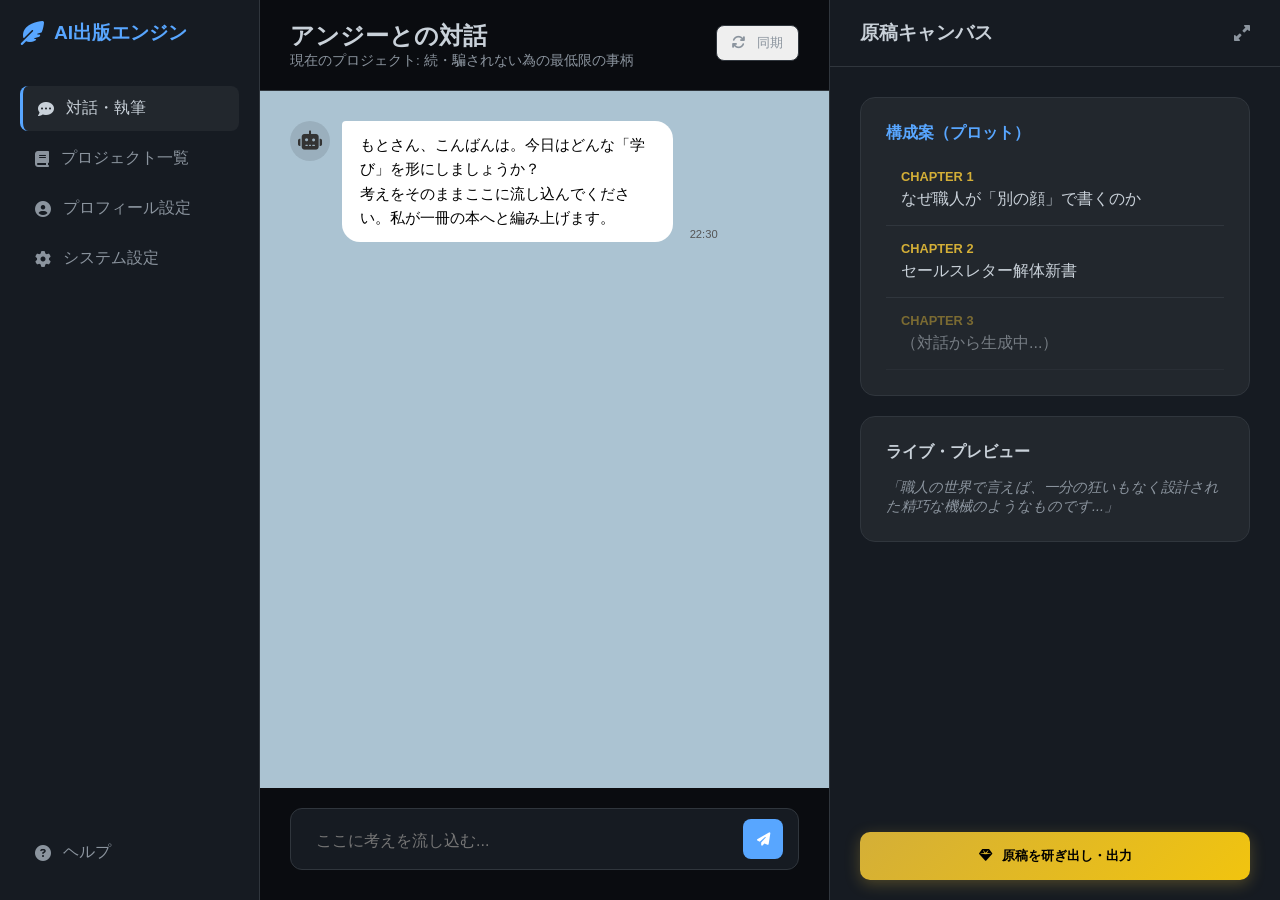
<file: 004-AI-Engine-Prototype/index.html>
<!DOCTYPE html>
<html lang="ja">
<head>
    <meta charset="UTF-8">
    <meta name="viewport" content="width=device-width, initial-scale=1.0">
    <title>AI Publishing Engine | Powered by Angie</title>
    <link rel="stylesheet" href="style.css">
    <link rel="stylesheet" href="https://cdnjs.cloudflare.com/ajax/libs/font-awesome/6.4.0/css/all.min.css">
</head>
<body>
    <div class="app-container">
        <!-- Sidebar -->
        <aside class="sidebar">
            <div class="logo">
                <i class="fas fa-feather-alt"></i>
                <span>AI出版エンジン</span>
            </div>
            
            <nav class="nav-group">
                <div class="nav-item active">
                    <i class="fas fa-comment-dots"></i>
                    <span>対話・執筆</span>
                </div>
                <div class="nav-item">
                    <i class="fas fa-book"></i>
                    <span>プロジェクト一覧</span>
                </div>
                <div class="nav-item">
                    <i class="fas fa-user-circle"></i>
                    <span>プロフィール設定</span>
                </div>
                <div class="nav-item">
                    <i class="fas fa-cog"></i>
                    <span>システム設定</span>
                </div>
            </nav>

            <div class="nav-item">
                <i class="fas fa-question-circle"></i>
                <span>ヘルプ</span>
            </div>
        </aside>

        <!-- Main Chat Section -->
        <main class="chat-section">
            <header class="section-header">
                <div class="title-info">
                    <h2>アンジーとの対話</h2>
                    <p style="font-size: 0.85rem; color: var(--text-dim);">現在のプロジェクト: 続・騙されない為の最低限の事柄</p>
                </div>
                <div class="actions">
                    <button class="nav-item" style="border: 1px solid var(--border); padding: 8px 15px;">
                        <i class="fas fa-sync"></i> 同期
                    </button>
                </div>
            </header>

            <div class="chat-messages" id="chatMessages">
                <!-- Messages will be injected here -->
                <div class="message-wrapper angie">
                    <div class="avatar">
                        <i class="fas fa-robot"></i>
                    </div>
                    <div class="message angie">
                        もとさん、こんばんは。今日はどんな「学び」を形にしましょうか？<br>
                        考えをそのままここに流し込んでください。私が一冊の本へと編み上げます。
                    </div>
                    <div class="message-time">22:30</div>
                </div>
            </div>

            <div class="chat-input-area">
                <div class="input-container">
                    <textarea id="userInput" placeholder="ここに考えを流し込む..." rows="1"></textarea>
                    <button class="send-btn" id="sendBtn">
                        <i class="fas fa-paper-plane"></i>
                    </button>
                </div>
            </div>
        </main>

        <!-- Manuscript Canvas (Right) -->
        <section class="canvas-section">
            <header class="section-header">
                <h3>原稿キャンバス</h3>
                <i class="fas fa-expand-alt" style="cursor: pointer; color: var(--text-dim);"></i>
            </header>

            <div class="canvas-content" id="manuscriptCanvas">
                <div class="manuscript-card">
                    <h4 style="color: var(--accent-primary); margin-bottom: 10px;">構成案（プロット）</h4>
                    <div id="plotList">
                        <div class="chapter-item">
                            <span class="chapter-number">Chapter 1</span>
                            <div class="chapter-title">なぜ職人が「別の顔」で書くのか</div>
                        </div>
                        <div class="chapter-item">
                            <span class="chapter-number">Chapter 2</span>
                            <div class="chapter-title">セールスレター解体新書</div>
                        </div>
                        <div class="chapter-item" style="opacity: 0.5;">
                            <span class="chapter-number">Chapter 3</span>
                            <div class="chapter-title">（対話から生成中...）</div>
                        </div>
                    </div>
                </div>

                <div class="manuscript-card">
                    <h4 style="margin-bottom: 15px;">ライブ・プレビュー</h4>
                    <p style="font-size: 0.9rem; color: var(--text-dim); font-style: italic;">
                        「職人の世界で言えば、一分の狂いもなく設計された精巧な機械のようなものです...」
                    </p>
                </div>
            </div>

            <button class="crystallize-btn">
                <i class="fas fa-gem"></i>
                <span>原稿を研ぎ出し・出力</span>
            </button>
        </section>
    </div>

    <script src="script.js"></script>
</body>
</html>
</file>
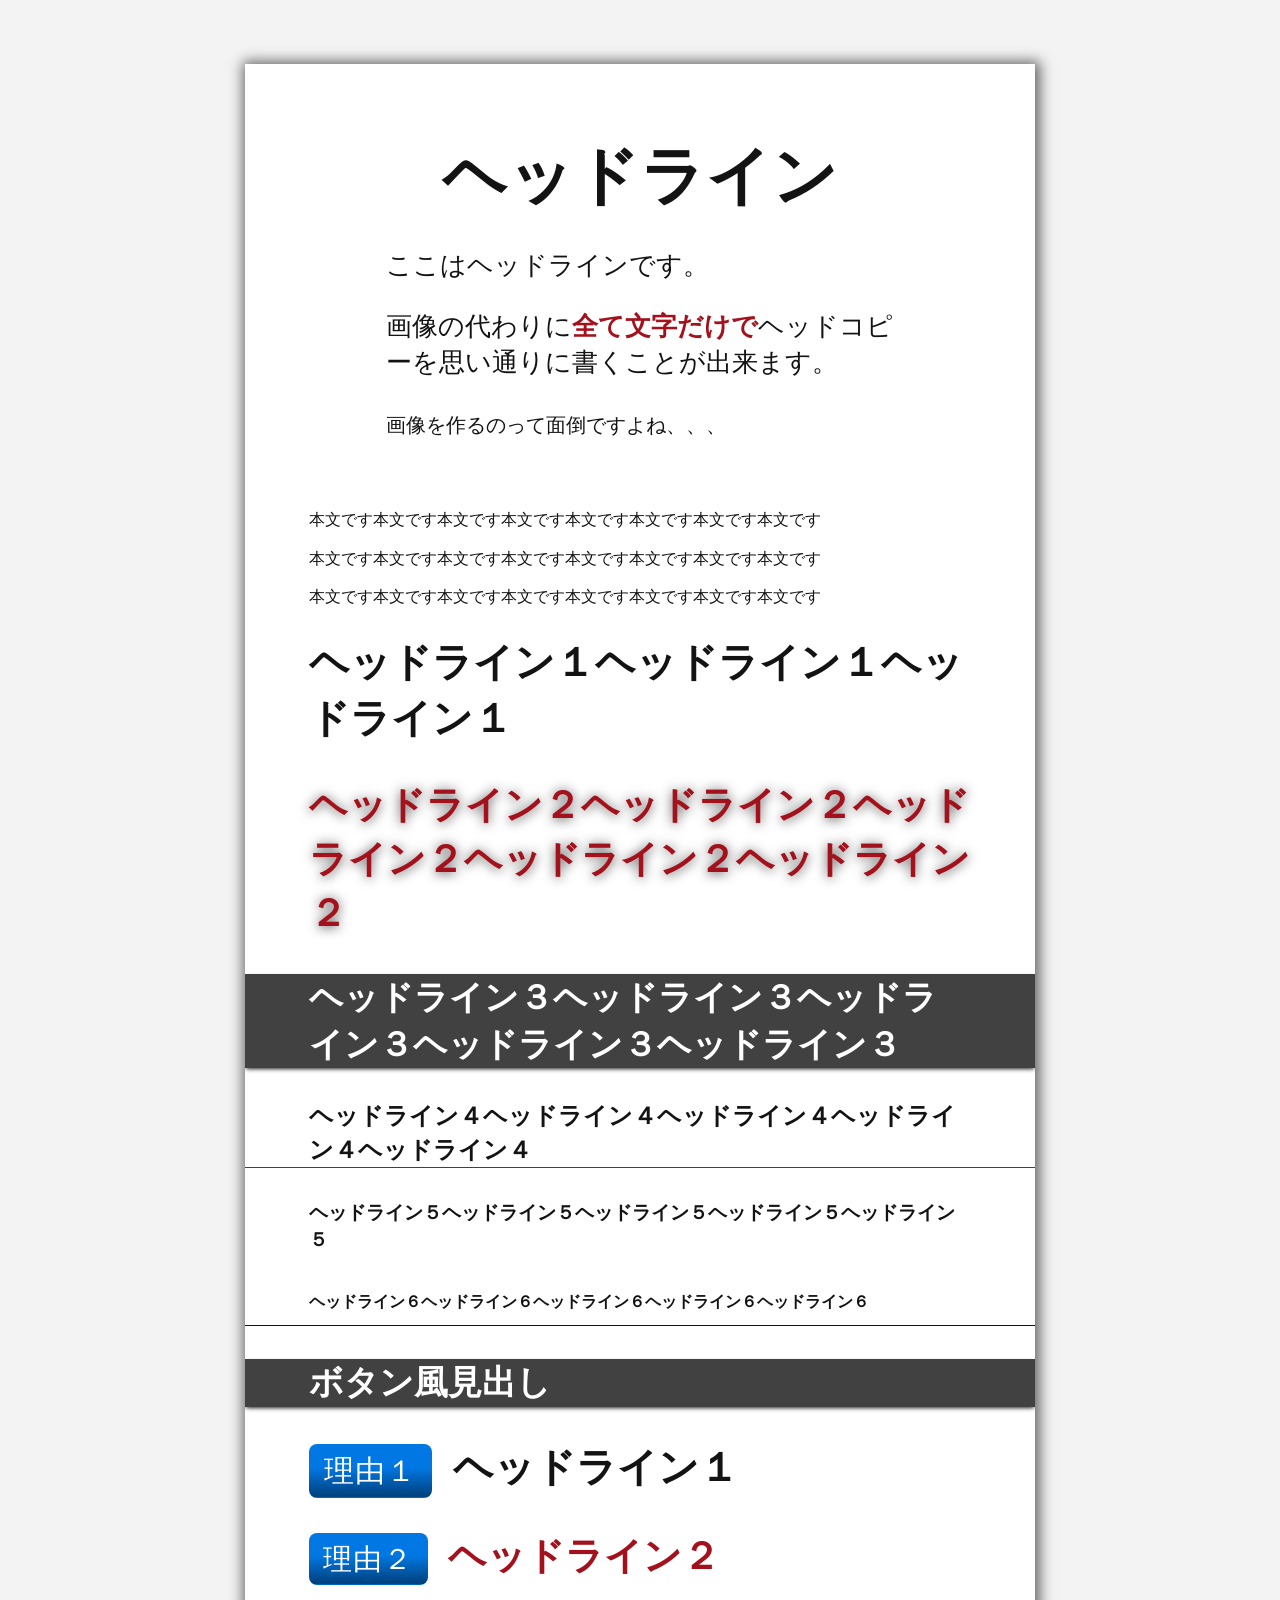
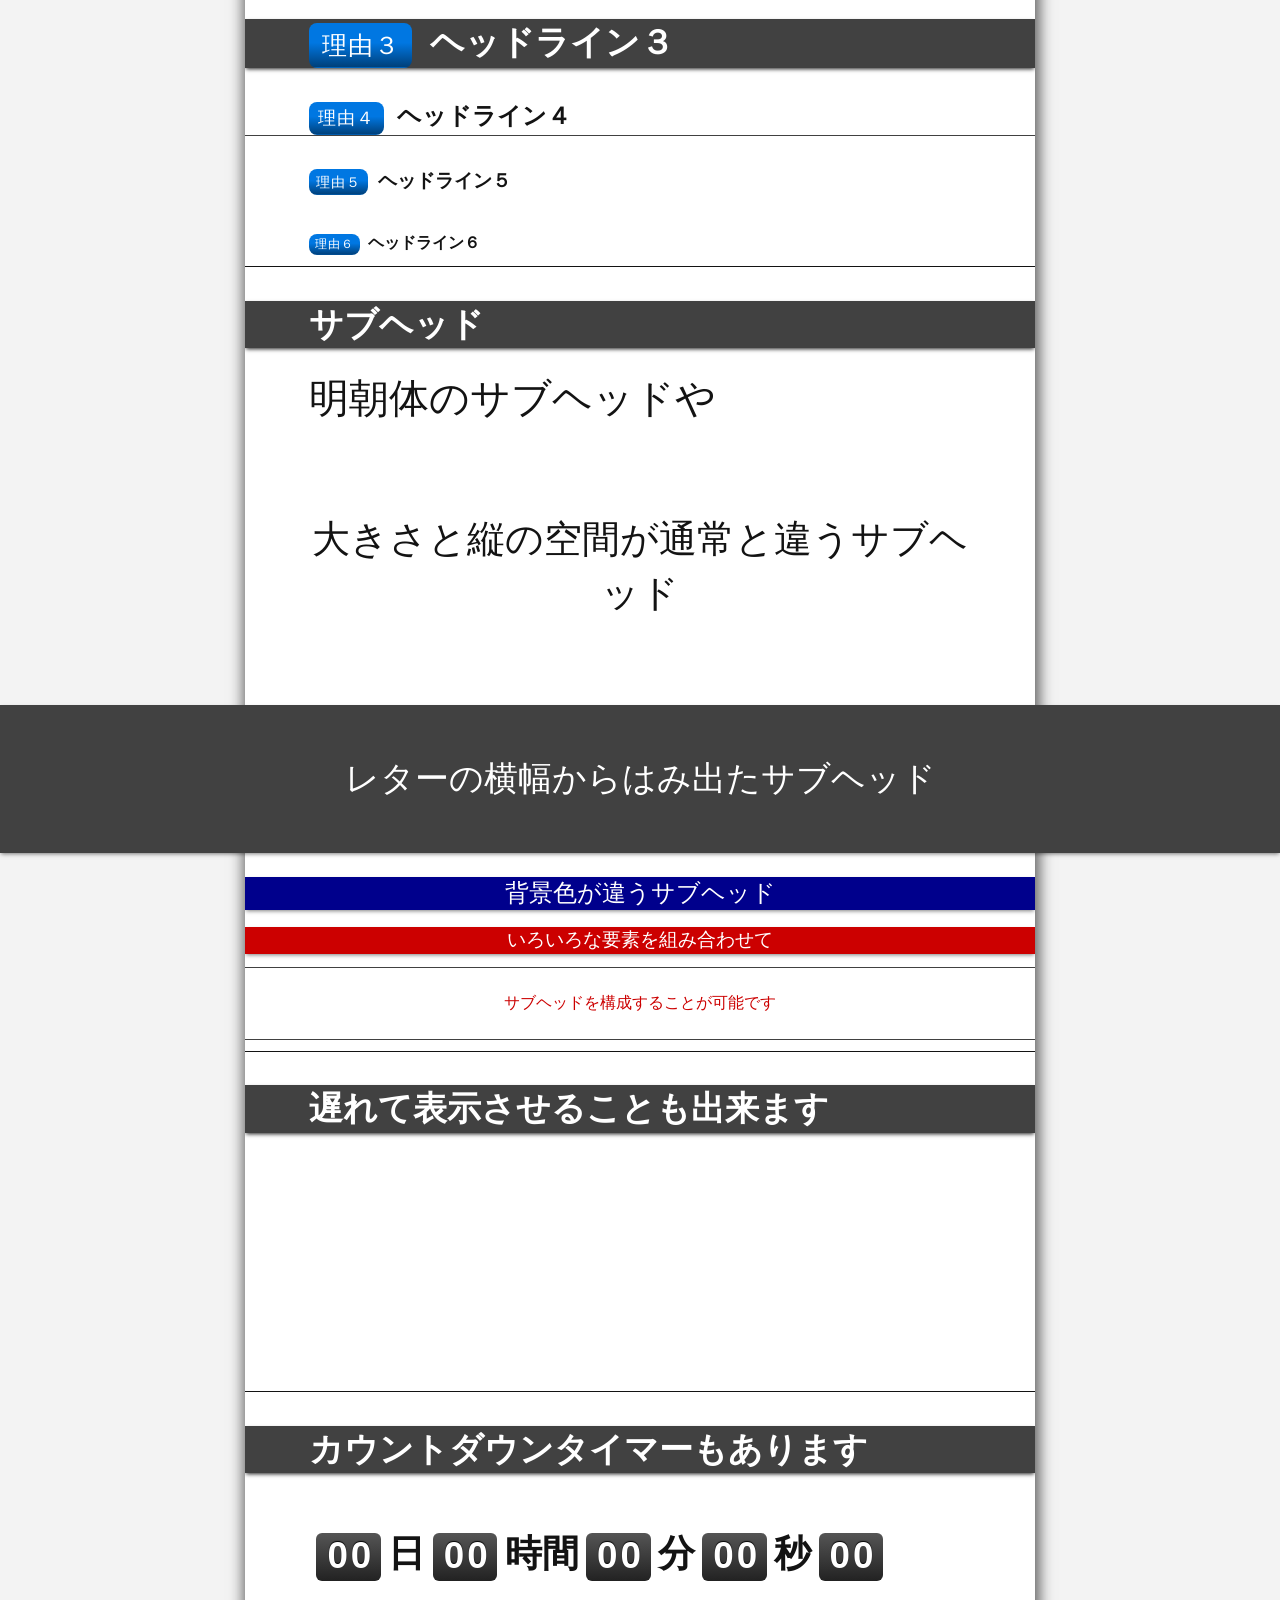
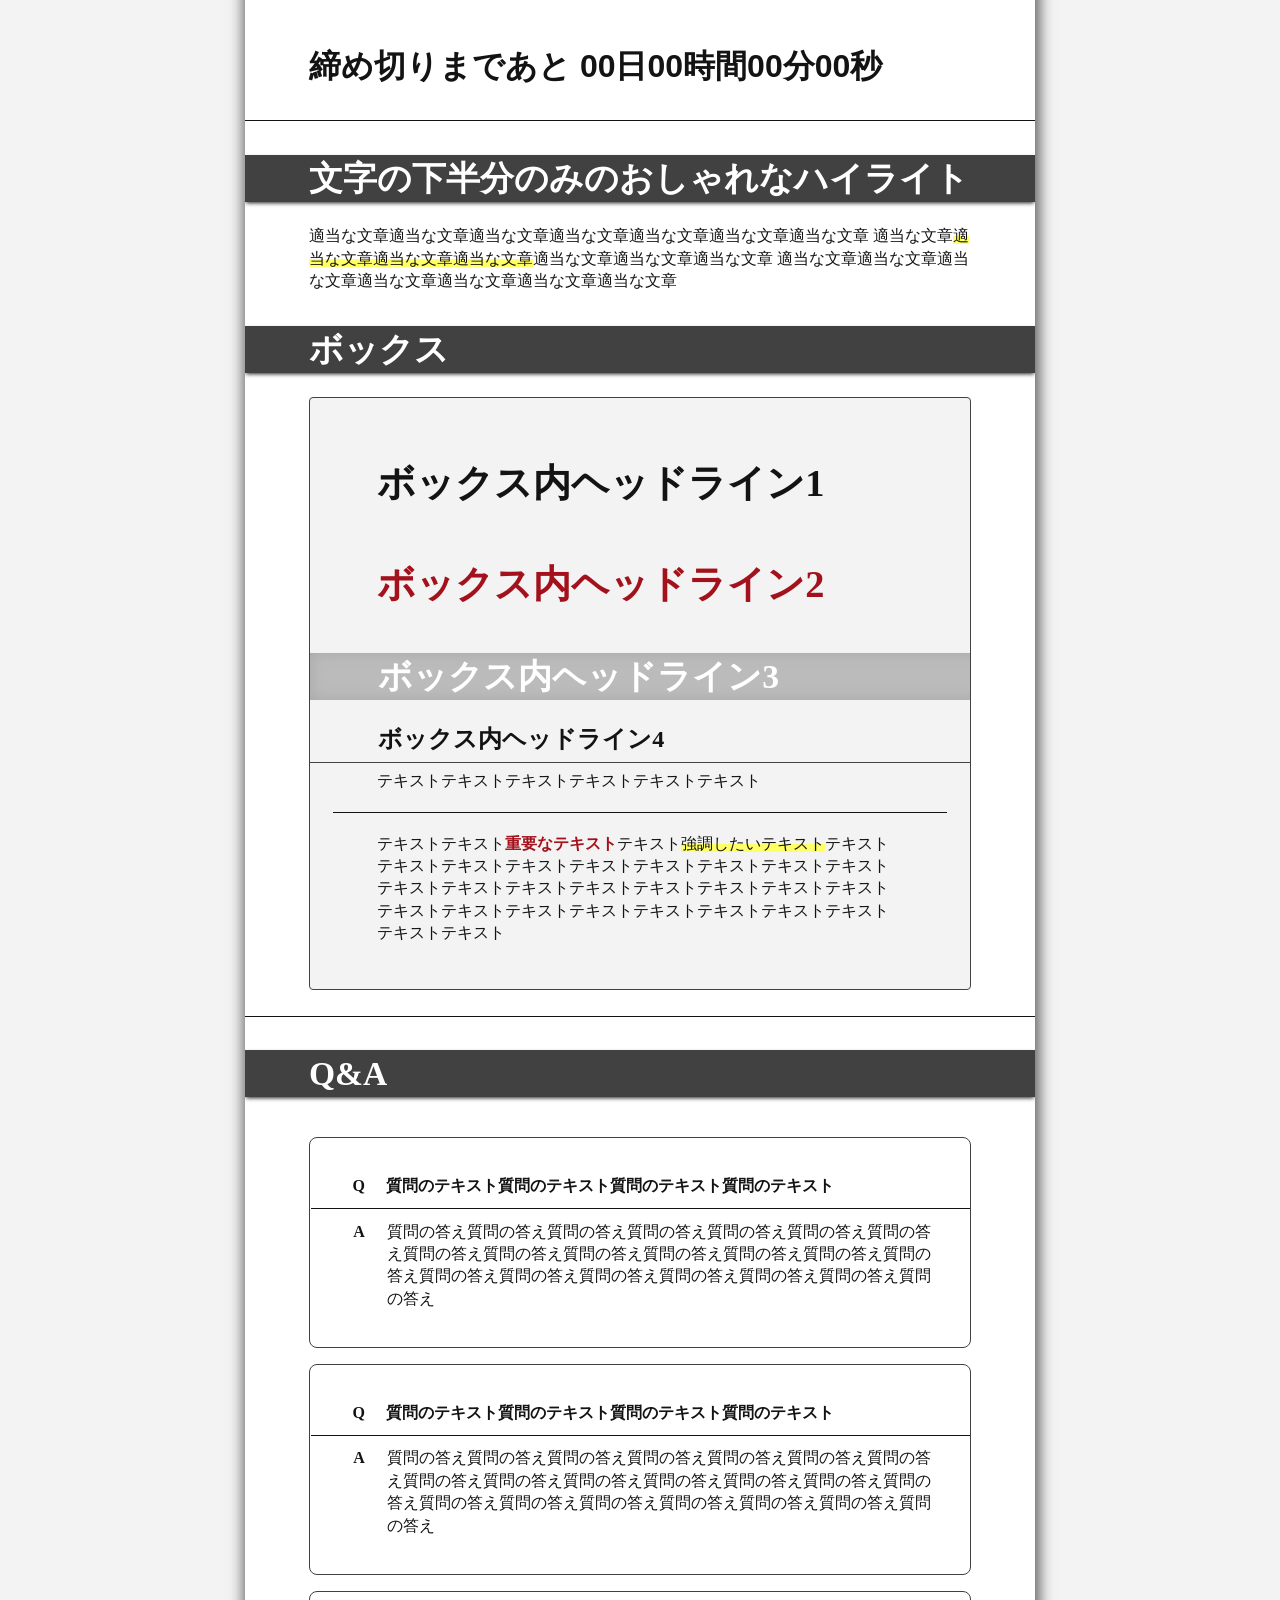
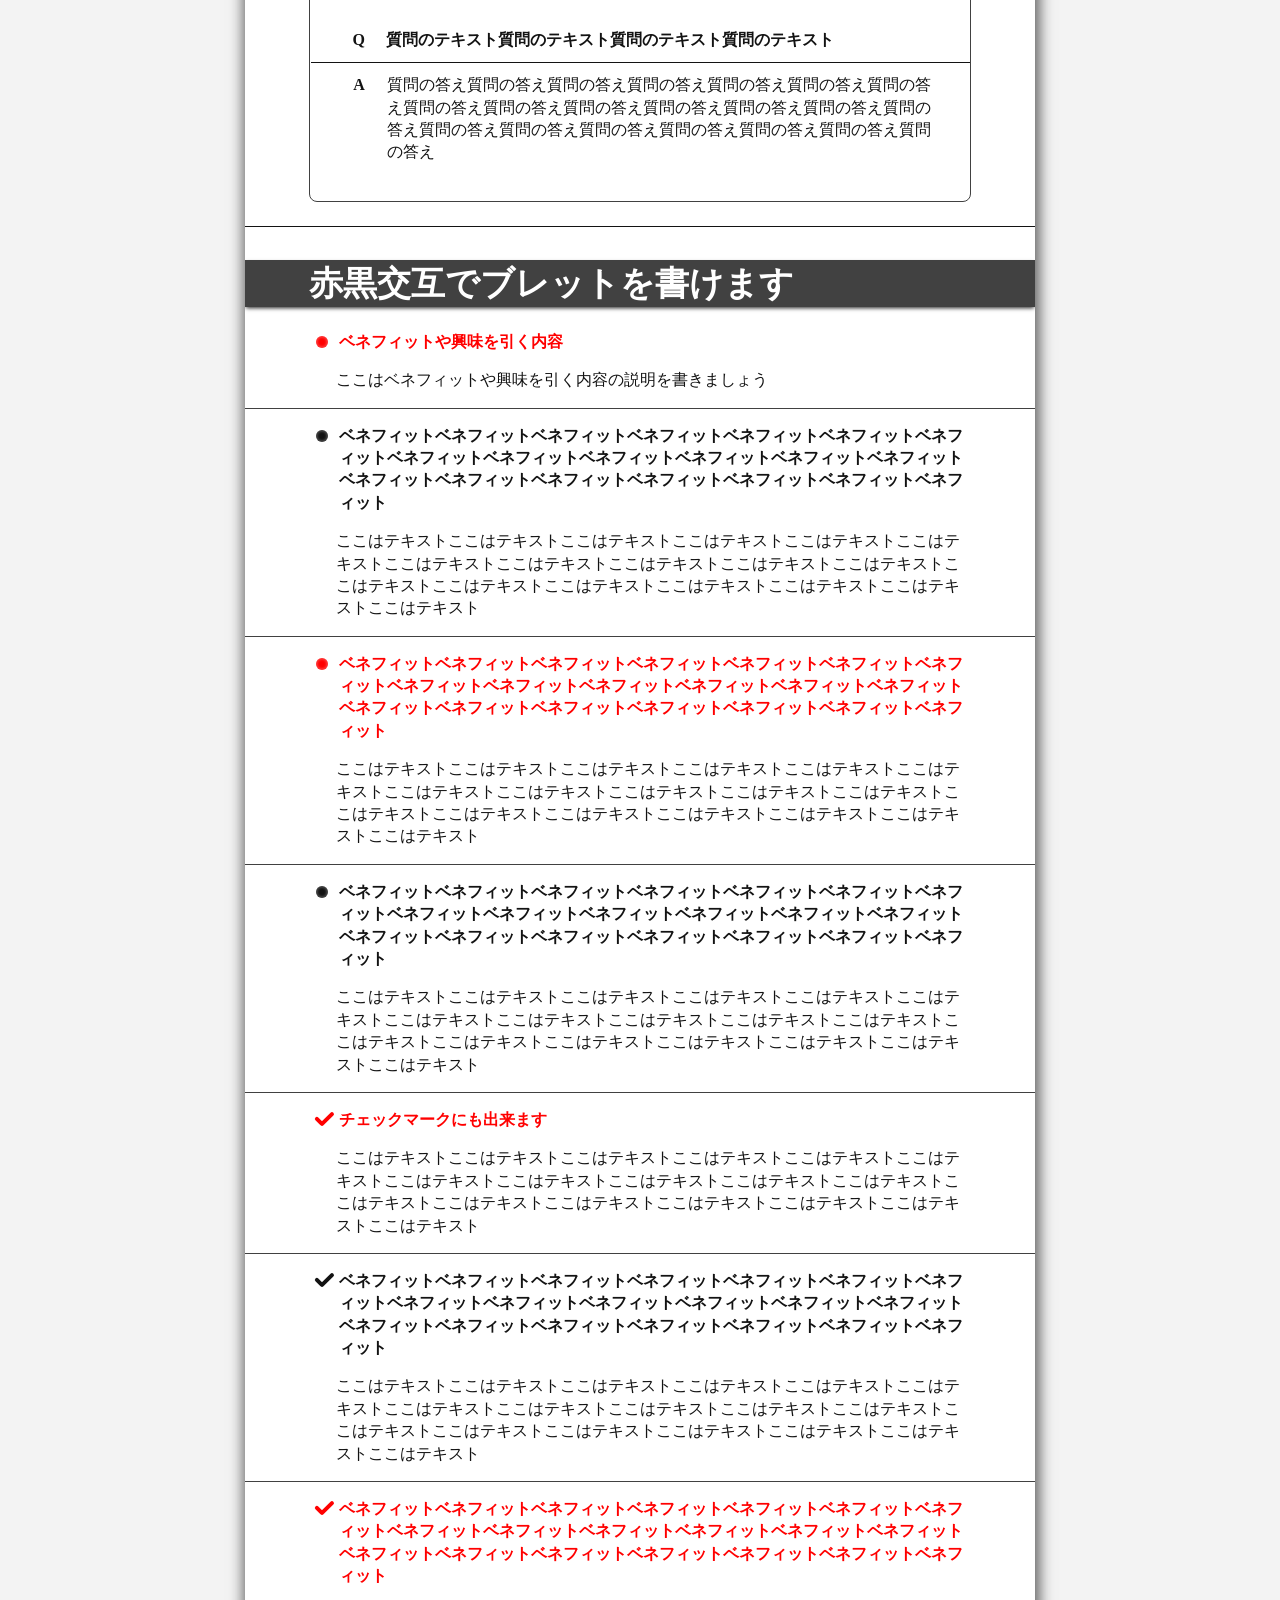
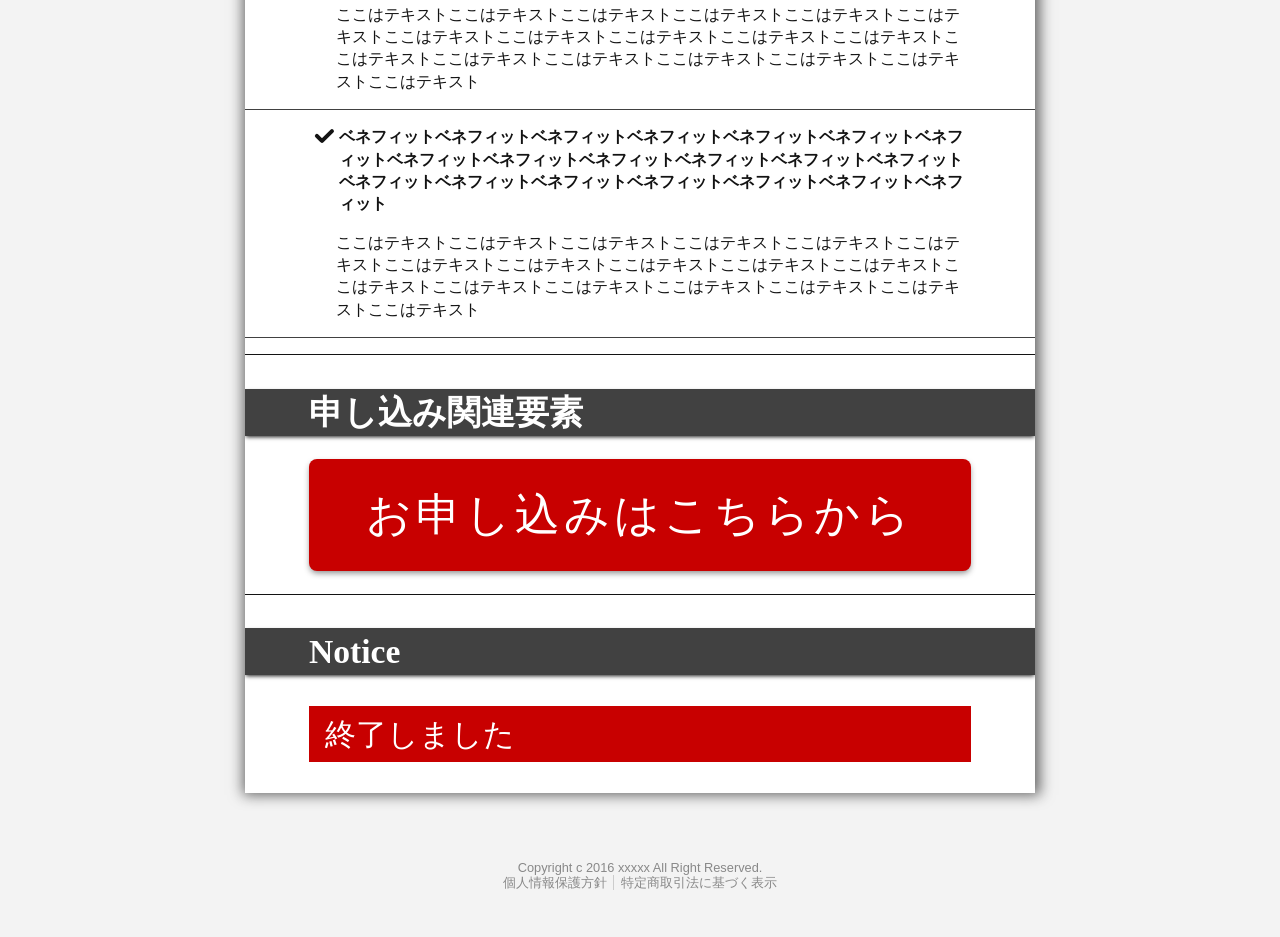
<file: 003-Kindle-Project/02_続・騙されない為の最低限の事柄/00_参考資料_ここにファイルを入れる/【インフォマスターズ】/LetterTemplate/index.html>
<!DOCTYPE html>
<html lang="ja">
<head>
  <meta charset="UTF-8">
  <meta name="viewport" content="width=device-width, initial-scale=1.0">
  <title>HTML Template</title>
  <link rel="stylesheet" href="https://fonts.googleapis.com/css?family=Open+Sans:400,400italic,600,600italic,700,700italic">
  <!-- 旧 - 明朝体で使用 -->
  <!-- <link rel="stylesheet" href="https://fonts.googleapis.com/css?family=Roboto+Slab:400,100,300,700"> -->
  <link rel="stylesheet" href="styles/venders/normalize.css">
  <link rel="stylesheet" href="styles/index.css">
  <link rel="stylesheet" href="styles/animate.css">
  <!--[if gte IE 9]<style>.gradient { filter: none; }</style><![endif]-->
</head>
<body class="frame">

  <!--
    ▼ボディー（ボーダーかシャドウどちらかを指定）▼
      - ボーダー (.body-border)
      - シャドウ (.body-shadow)
  -->
  <div class="body body-shadow width-790">

    <!-- ▼画像替わりテキスト▼ -->
    <header class="header center">
      <h1 class="c">ヘッドライン</h1>
      <p>ここはヘッドラインです。</p>
      <p>画像の代わりに<strong>全て文字だけで</strong>ヘッドコピーを思い通りに書くことが出来ます。<p>
      <p><small>画像を作るのって面倒ですよね、、、</small></p>
    </header>
    <!-- ▲画像替わりテキスト▲ -->

    <div class="wrapper">

      <p>本文です本文です本文です本文です本文です本文です本文です本文です</p>
      <p>本文です本文です本文です本文です本文です本文です本文です本文です</p>
      <p>本文です本文です本文です本文です本文です本文です本文です本文です</p>

      <!-- ▼ヘッダー▼ -->
      <h1>ヘッドライン１ヘッドライン１ヘッドライン１</h1>
      <h2 class="text-shadow">ヘッドライン２ヘッドライン２ヘッドライン２ヘッドライン２ヘッドライン２</h2>
      <h3>ヘッドライン３ヘッドライン３ヘッドライン３ヘッドライン３ヘッドライン３</h3>
      <h4>ヘッドライン４ヘッドライン４ヘッドライン４ヘッドライン４ヘッドライン４</h4>
      <h5>ヘッドライン５ヘッドライン５ヘッドライン５ヘッドライン５ヘッドライン５</h5>
      <h6>ヘッドライン６ヘッドライン６ヘッドライン６ヘッドライン６ヘッドライン６</h6>
      <!-- ▲ノーマルヘッダここまで▲ -->

      <hr>

      <h3>ボタン風見出し<h3>

      <!-- ▼ボタン風装飾付きヘッダー▼ -->
      <h1><span class="hl-label">理由１</span>ヘッドライン１</h1>
      <h2><span class="hl-label">理由２</span>ヘッドライン２</h2>
      <h3><span class="hl-label">理由３</span>ヘッドライン３</h3>
      <h4><span class="hl-label">理由４</span>ヘッドライン４</h4>
      <h5><span class="hl-label">理由５</span>ヘッドライン５</h5>
      <h6><span class="hl-label">理由６</span>ヘッドライン６</h6>
      <!-- ▲ボタン風装飾付きヘッダーここまで▲ -->

      <hr>

      <h3>サブヘッド</h3>

      <!--
        ▼サブヘッダー▼
          - 明朝体 (.serif)
          - ゴシック体 (.sans-serif)
          - フォントサイズ (.fs-h1 .fs-h2 .fs-h3 .fs-h4 .fs-h5 .fs-h6)
          - 行揃え (.l .c .r)
          - カラー (.red)
          - 幅100％ (.bg-w)
          - 背景色 (.bg414141 .bgc00 .bg00008c)
          - ボーダー (.border)
          - 空白 (.margin)
      -->
      <div class="sub l serif">明朝体のサブヘッドや</div>
      <div class="sub fs-h2 margin">大きさと縦の空間が通常と違うサブヘッド</div>
      <div class="sub fs-h3 margin bg414141 bg-w">レターの横幅からはみ出たサブヘッド</div>
      <div class="sub fs-h4 bg00008c">背景色が違うサブヘッド</div>
      <div class="sub fs-h5 bgc00">いろいろな要素を組み合わせて</div>
      <div class="sub fs-h6 red margin border">サブヘッドを構成することが可能です</div>
      <!-- ▲サブヘッダーここまで▲ -->

      <hr>

      <h3>遅れて表示させることも出来ます</h3>

      <!-- ▼Lazy▼
            - (.lazy)
      -->
      <div class="lazy sub">遅れて表示されるテキスト</div>
      <div class="lazy sub fs-h2">遅れて表示されるテキスト</div>
      <div class="lazy sub fs-h3">遅れて表示されるテキスト</div>
      <!-- ▲Lazyここま▲ -->

      <hr>

      <h3>カウントダウンタイマーもあります</h3>
      <!-- ▼タイマー▼
        大きいタイマー (.timer-lg)
        小さいタイマー (.timer-sm)
        ミリ秒なし (.timer-without-millisec)
        タイマーの前に表示するテキスト (data-pretext="前に表示するテキスト")
      -->
      <div class="timer timer-lg" data-deadline="2016/4/18 05:00:00"></div>
      <!-- <div class="timer timer-lg timer-without-millisec"></div> -->
      <!-- <div class="timer"></div> -->
      <!-- <div class="timer timer-without-millisec"></div> -->
      <!-- <div class="timer timer-without-millisec"></div> -->
      <div class="timer timer-without-millisec" data-deadline="2015/12/10 16:00:00" data-pretext="締め切りまであと "></div>
      <!-- <div class="timer timer-sm"></div> -->
      <!-- <div class="timer timer-sm timer-without-millisec"></div> -->
      <!-- ▲タイマーここまで▲ -->

      <hr>

      <h3>文字の下半分のみのおしゃれなハイライト</h3>
      <!-- ▼ハイライト▼
        <em>強調したいテキスト</em>
      -->
      <p>適当な文章適当な文章適当な文章適当な文章適当な文章適当な文章適当な文章
      適当な文章<em>適当な文章適当な文章適当な文章</em>適当な文章適当な文章適当な文章
      適当な文章適当な文章適当な文章適当な文章適当な文章適当な文章適当な文章</p>
      <!-- ▲ハイライト▲ -->

      <h3>ボックス</h3>

      <!-- ▼ボックス要素▼ -->
      <div class="box">
        <h1>ボックス内ヘッドライン1</h1>
        <h2>ボックス内ヘッドライン2</h2>
        <h3>ボックス内ヘッドライン3</h3>
        <h4>ボックス内ヘッドライン4</h4>
        <p>テキストテキストテキストテキストテキストテキスト</p>
        <hr>
        <p>テキストテキスト<strong>重要なテキスト</strong>テキスト<em>強調したいテキスト</em>テキストテキストテキストテキストテキストテキストテキストテキストテキストテキストテキストテキストテキストテキストテキストテキストテキストテキストテキストテキストテキストテキストテキストテキストテキストテキストテキスト</p>
      </div>
      <!-- ▲ボックス要素ここまで▲ -->

      <hr>

      <h3>Q&A</h3>

      <!-- ▼Q&A▼ -->
      <div class="qa">
        <dl>
          <dt>質問のテキスト質問のテキスト質問のテキスト質問のテキスト</dt>
          <dd>質問の答え質問の答え質問の答え質問の答え質問の答え質問の答え質問の答え質問の答え質問の答え質問の答え質問の答え質問の答え質問の答え質問の答え質問の答え質問の答え質問の答え質問の答え質問の答え質問の答え質問の答え</dd>
        </dl>
        <dl>
          <dt>質問のテキスト質問のテキスト質問のテキスト質問のテキスト</dt>
          <dd>質問の答え質問の答え質問の答え質問の答え質問の答え質問の答え質問の答え質問の答え質問の答え質問の答え質問の答え質問の答え質問の答え質問の答え質問の答え質問の答え質問の答え質問の答え質問の答え質問の答え質問の答え</dd>
        </dl>
        <dl>
          <dt>質問のテキスト質問のテキスト質問のテキスト質問のテキスト</dt>
          <dd>質問の答え質問の答え質問の答え質問の答え質問の答え質問の答え質問の答え質問の答え質問の答え質問の答え質問の答え質問の答え質問の答え質問の答え質問の答え質問の答え質問の答え質問の答え質問の答え質問の答え質問の答え</dd>
        </dl>
      </div>
      <!-- ▲Q&Aここまで▲ -->

      <hr>

      <h3>赤黒交互でブレットを書けます</h3>

      <!-- ▼ブレットリスト▼ -->

      <!-- 円マークの時は、section-circle  -->
      <div class="section-list section-circle">
        <section>
          <header>ベネフィットや興味を引く内容</header>
          <p>ここはベネフィットや興味を引く内容の説明を書きましょう</p>
        </section>
        <section>
          <header>ベネフィットベネフィットベネフィットベネフィットベネフィットベネフィットベネフィットベネフィットベネフィットベネフィットベネフィットベネフィットベネフィットベネフィットベネフィットベネフィットベネフィットベネフィットベネフィットベネフィット</header>
          <p>ここはテキストここはテキストここはテキストここはテキストここはテキストここはテキストここはテキストここはテキストここはテキストここはテキストここはテキストここはテキストここはテキストここはテキストここはテキストここはテキストここはテキストここはテキスト</p>
        </section>
        <section>
          <header>ベネフィットベネフィットベネフィットベネフィットベネフィットベネフィットベネフィットベネフィットベネフィットベネフィットベネフィットベネフィットベネフィットベネフィットベネフィットベネフィットベネフィットベネフィットベネフィットベネフィット</header>          <p>ここはテキストここはテキストここはテキストここはテキストここはテキストここはテキストここはテキストここはテキストここはテキストここはテキストここはテキストここはテキストここはテキストここはテキストここはテキストここはテキストここはテキストここはテキスト</p>
        </section>
        <section>
          <header>ベネフィットベネフィットベネフィットベネフィットベネフィットベネフィットベネフィットベネフィットベネフィットベネフィットベネフィットベネフィットベネフィットベネフィットベネフィットベネフィットベネフィットベネフィットベネフィットベネフィット</header>          <p>ここはテキストここはテキストここはテキストここはテキストここはテキストここはテキストここはテキストここはテキストここはテキストここはテキストここはテキストここはテキストここはテキストここはテキストここはテキストここはテキストここはテキストここはテキスト</p>
        </section>
      </div>

      <!-- チェックマークの時は、section-circle  -->
      <div class="section-list section-check">
        <section>
          <header>チェックマークにも出来ます</header>
          <p>ここはテキストここはテキストここはテキストここはテキストここはテキストここはテキストここはテキストここはテキストここはテキストここはテキストここはテキストここはテキストここはテキストここはテキストここはテキストここはテキストここはテキストここはテキスト</p>
        </section>
        <section>
          <header>ベネフィットベネフィットベネフィットベネフィットベネフィットベネフィットベネフィットベネフィットベネフィットベネフィットベネフィットベネフィットベネフィットベネフィットベネフィットベネフィットベネフィットベネフィットベネフィットベネフィット</header>          <p>ここはテキストここはテキストここはテキストここはテキストここはテキストここはテキストここはテキストここはテキストここはテキストここはテキストここはテキストここはテキストここはテキストここはテキストここはテキストここはテキストここはテキストここはテキスト</p>
        </section>
        <section>
          <header>ベネフィットベネフィットベネフィットベネフィットベネフィットベネフィットベネフィットベネフィットベネフィットベネフィットベネフィットベネフィットベネフィットベネフィットベネフィットベネフィットベネフィットベネフィットベネフィットベネフィット</header>          <p>ここはテキストここはテキストここはテキストここはテキストここはテキストここはテキストここはテキストここはテキストここはテキストここはテキストここはテキストここはテキストここはテキストここはテキストここはテキストここはテキストここはテキストここはテキスト</p>
        </section>
        <section>
          <header>ベネフィットベネフィットベネフィットベネフィットベネフィットベネフィットベネフィットベネフィットベネフィットベネフィットベネフィットベネフィットベネフィットベネフィットベネフィットベネフィットベネフィットベネフィットベネフィットベネフィット</header>          <p>ここはテキストここはテキストここはテキストここはテキストここはテキストここはテキストここはテキストここはテキストここはテキストここはテキストここはテキストここはテキストここはテキストここはテキストここはテキストここはテキストここはテキストここはテキスト</p>
        </section>
      </div>
      <!-- ▲ブレットリストここまで▲ -->

      <hr>

      <h3>申し込み関連要素</h3>

      <!-- ▼申し込みボタン▼ -->
      <div class="subscribe-btn bound-animate">
        <a href="#">お申し込みはこちらから</a>
      </div>
      <!-- ▲申し込みボタンここまで▲ -->


      <hr>

      <h3>Notice</h3>

      <!-- ▼ノーティス▼ -->
      <div class="notice center">終了しました</div>
      <!-- ▲ノーティスここまで▲ -->


    </div> <!-- .wrapper -->
  </div> <!-- .body -->

  <footer class="footer">
    <span>Copyright c 2016 xxxxx All Right Reserved.</span><br>
    <span class="footer-link">
      <a href="#">個人情報保護方針</a>
      <a href="#" class="border-left">特定商取引法に基づく表示</a>
    </span>
  </footer>

  <script src="scripts/moment.js"></script>
  <script src="scripts/index.js"></script>
</body> <!-- .frame -->
</html>
</file>
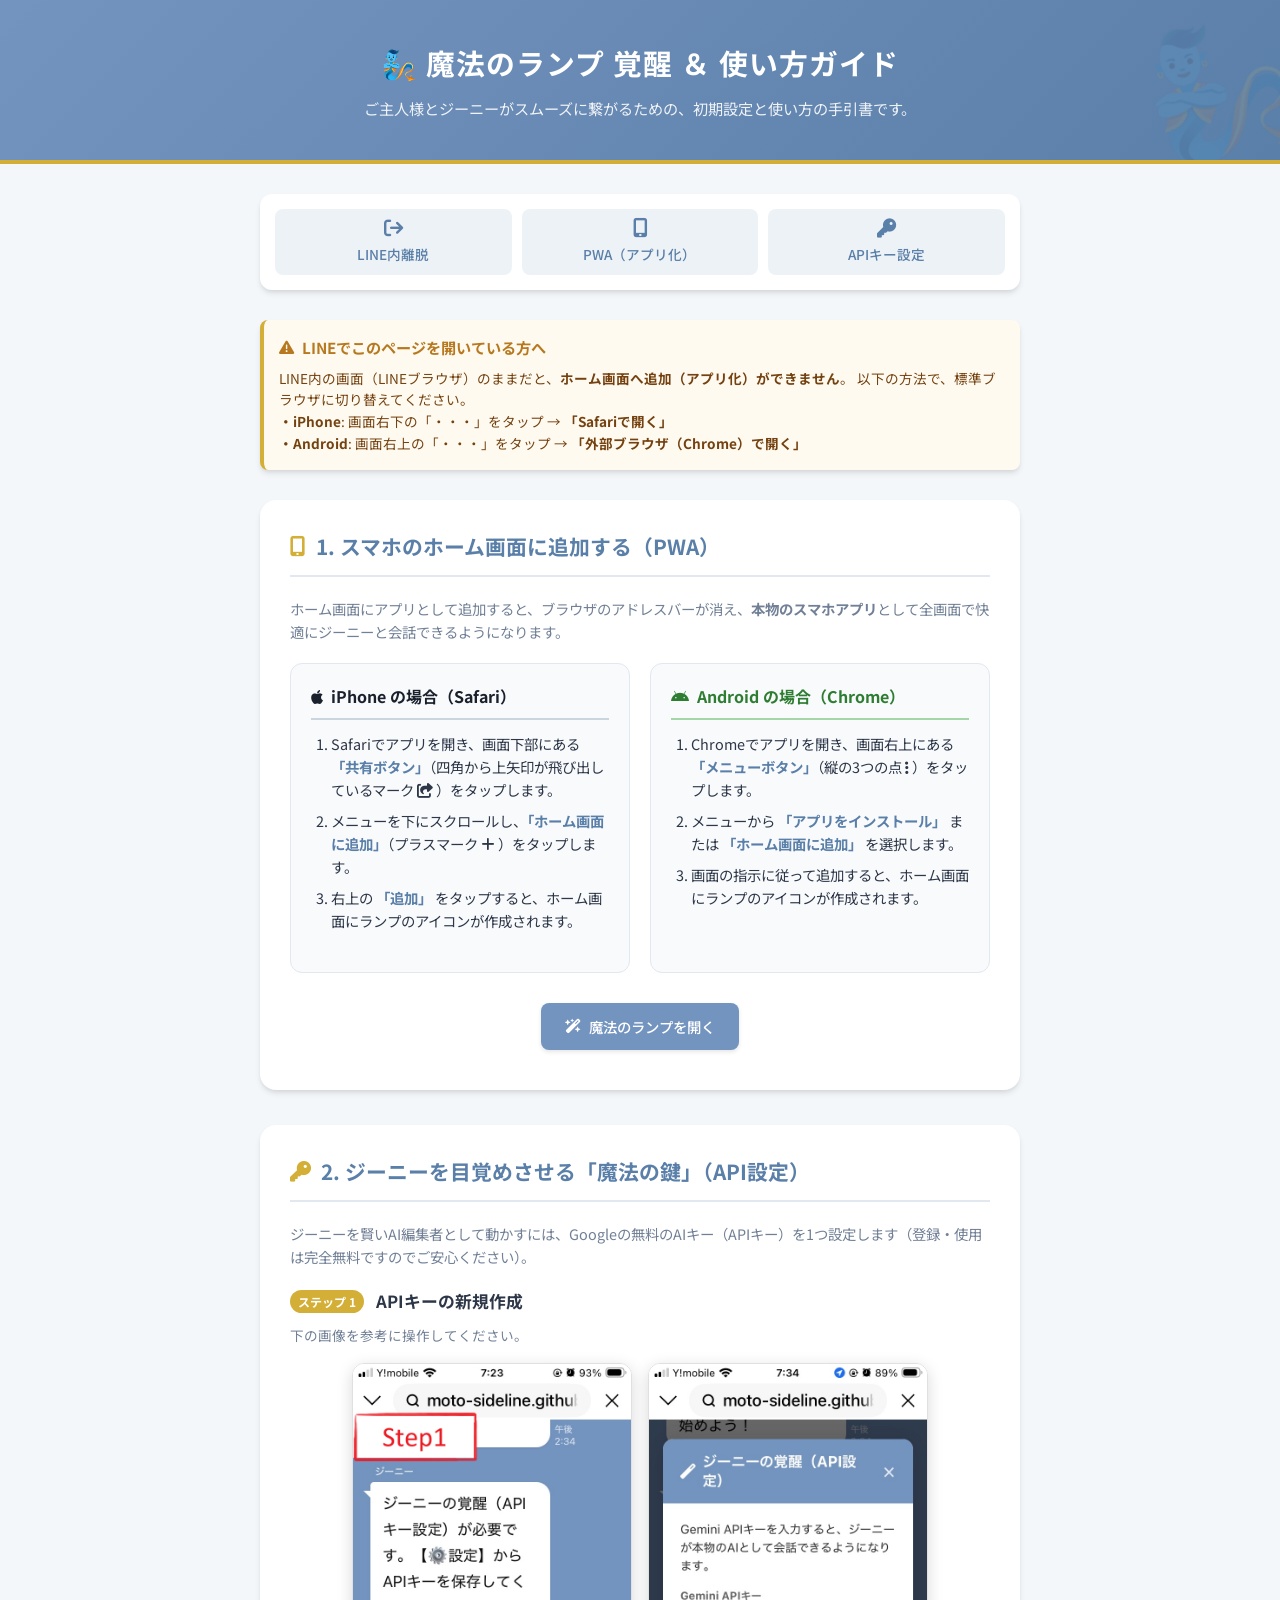
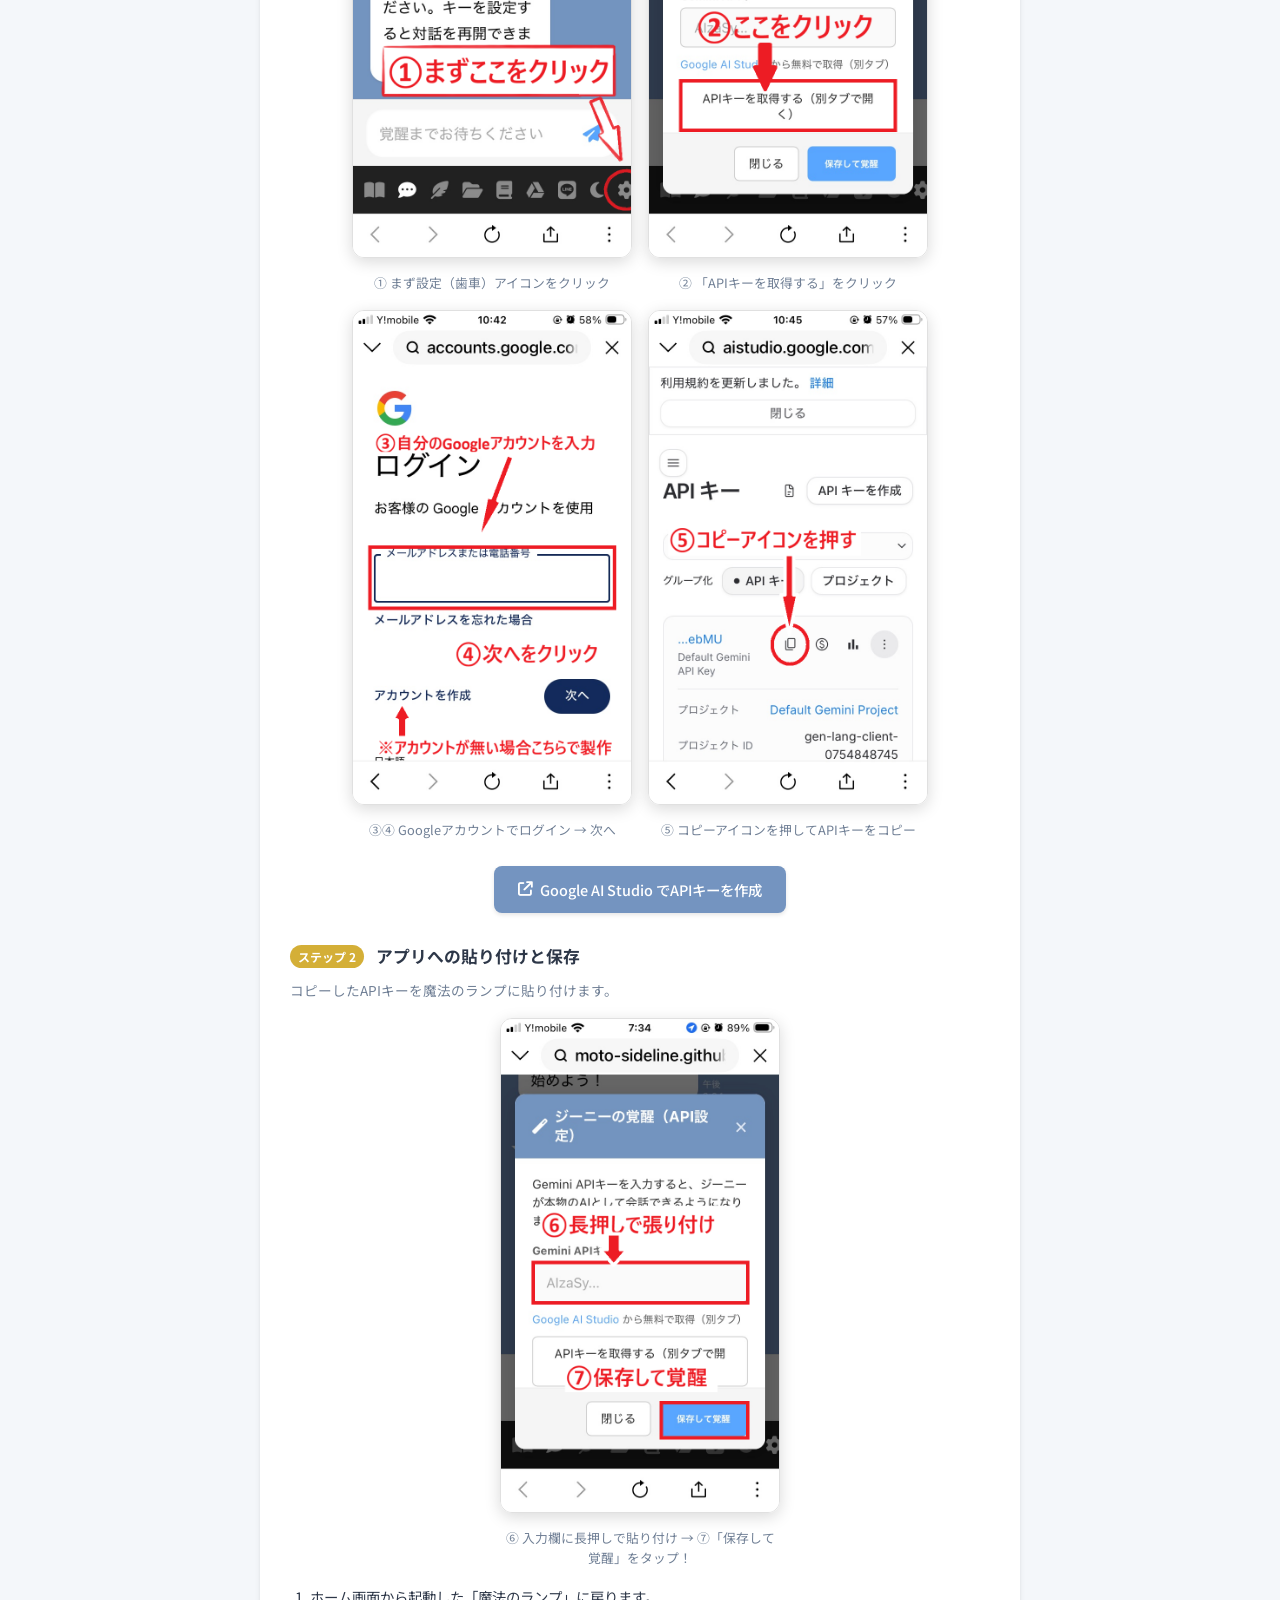
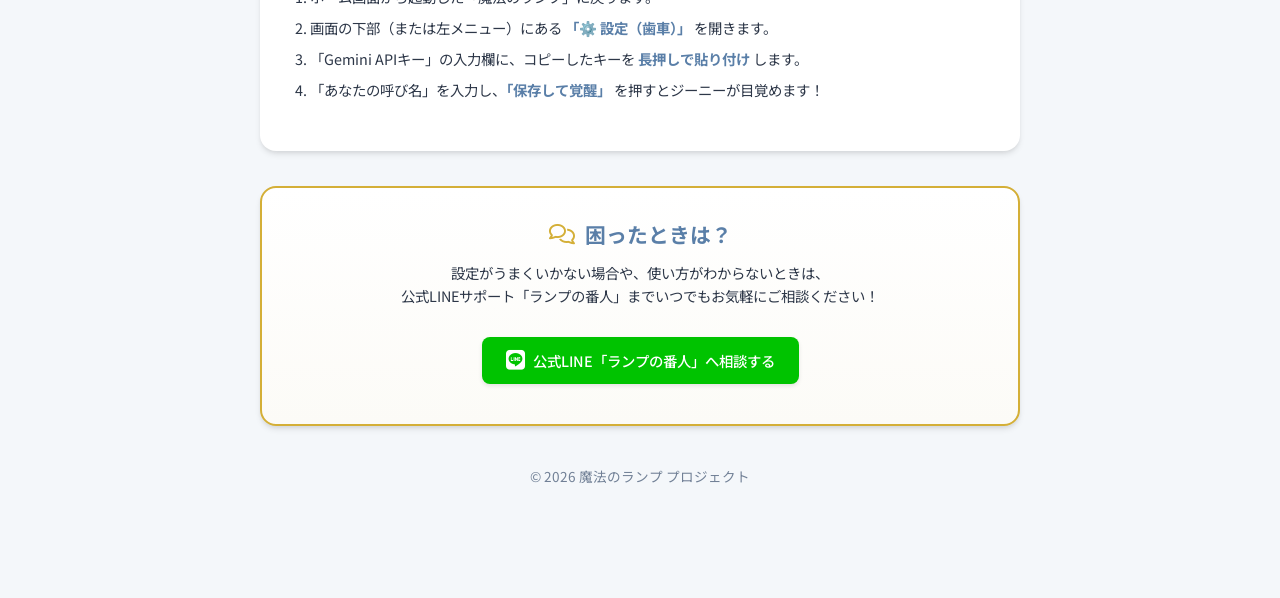
<file: guide.html>
<!DOCTYPE html>
<html lang="ja">
<head>
    <meta charset="UTF-8">
    <meta name="viewport" content="width=device-width, initial-scale=1.0">
    <title>🧞 魔法のランプ 覚醒 ＆ 使い方ガイド</title>
    <!-- FontAwesome for icons -->
    <link rel="stylesheet" href="https://cdnjs.cloudflare.com/ajax/libs/font-awesome/6.4.0/css/all.min.css">
    <!-- Google Fonts -->
    <link rel="preconnect" href="https://fonts.googleapis.com">
    <link rel="preconnect" href="https://fonts.gstatic.com" crossorigin>
    <link href="https://fonts.googleapis.com/css2?family=Noto+Sans+JP:wght@400;500;700&display=swap" rel="stylesheet">
    <style>
        :root {
            --primary-bg: #7494c0; /* LINE Blue */
            --primary-dark: #5a7fa8;
            --accent-gold: #d4af37;
            --accent-green: #00c300; /* LINE Green */
            --bg-light: #f4f7fa;
            --text-main: #2d3748;
            --text-muted: #718096;
            --card-shadow: 0 4px 6px -1px rgba(0, 0, 0, 0.1), 0 2px 4px -1px rgba(0, 0, 0, 0.06);
            --transition: all 0.2s ease-in-out;
        }

        * {
            box-sizing: border-box;
            margin: 0;
            padding: 0;
        }

        body {
            font-family: 'Noto Sans JP', -apple-system, BlinkMacSystemFont, "Segoe UI", Roboto, sans-serif;
            background-color: var(--bg-light);
            color: var(--text-main);
            line-height: 1.6;
        }

        /* Header Style */
        header {
            background: linear-gradient(135deg, var(--primary-bg), var(--primary-dark));
            color: white;
            text-align: center;
            padding: 40px 20px;
            border-bottom: 4px solid var(--accent-gold);
            position: relative;
            overflow: hidden;
        }

        header::before {
            content: "🧞";
            position: absolute;
            font-size: 8rem;
            right: -20px;
            bottom: -20px;
            opacity: 0.1;
            transform: rotate(-15deg);
        }

        header h1 {
            font-size: 1.8rem;
            font-weight: 700;
            margin-bottom: 10px;
            letter-spacing: 1px;
            display: flex;
            align-items: center;
            justify-content: center;
            gap: 10px;
        }

        header p {
            font-size: 0.95rem;
            opacity: 0.9;
            max-width: 600px;
            margin: 0 auto;
        }

        /* Container */
        .container {
            max-width: 800px;
            margin: 30px auto;
            padding: 0 20px 80px 20px;
        }

        /* Navigation menu */
        .quick-nav {
            background: white;
            padding: 15px;
            border-radius: 12px;
            box-shadow: var(--card-shadow);
            margin-bottom: 30px;
            display: grid;
            grid-template-columns: repeat(auto-fit, minmax(150px, 1fr));
            gap: 10px;
        }

        .quick-nav a {
            text-decoration: none;
            color: var(--primary-dark);
            font-size: 0.85rem;
            font-weight: 500;
            text-align: center;
            padding: 10px;
            border-radius: 8px;
            background: #edf2f7;
            transition: var(--transition);
            display: flex;
            flex-direction: column;
            align-items: center;
            gap: 5px;
        }

        .quick-nav a:hover {
            background: var(--primary-bg);
            color: white;
            transform: translateY(-2px);
        }

        .quick-nav i {
            font-size: 1.2rem;
        }

        /* Warning Banner */
        .alert-banner {
            background: #fffaf0;
            border-left: 4px solid var(--accent-gold);
            padding: 15px;
            border-radius: 8px;
            margin-bottom: 30px;
            box-shadow: var(--card-shadow);
        }

        .alert-banner h3 {
            color: #b7791f;
            font-size: 0.95rem;
            margin-bottom: 8px;
            display: flex;
            align-items: center;
            gap: 8px;
        }

        .alert-banner p {
            font-size: 0.85rem;
            color: #744210;
        }

        /* Section styles */
        section {
            background: white;
            border-radius: 16px;
            padding: 30px;
            margin-bottom: 35px;
            box-shadow: var(--card-shadow);
            scroll-margin-top: 20px;
        }

        section h2 {
            font-size: 1.3rem;
            color: var(--primary-dark);
            border-bottom: 2px solid #e2e8f0;
            padding-bottom: 12px;
            margin-bottom: 20px;
            display: flex;
            align-items: center;
            gap: 10px;
        }

        section h2 i {
            color: var(--accent-gold);
        }

        h3.subsection-title {
            font-size: 1.05rem;
            margin: 20px 0 10px 0;
            color: var(--text-main);
            display: flex;
            align-items: center;
            gap: 6px;
        }

        /* Lists */
        ul.guide-list, ol.guide-list {
            margin-left: 20px;
            margin-bottom: 20px;
            font-size: 0.9rem;
        }

        ul.guide-list li, ol.guide-list li {
            margin-bottom: 8px;
        }

        .strong-point {
            font-weight: 700;
            color: var(--primary-dark);
        }

        /* OS Tab Switcher styling */
        .os-instructions {
            display: grid;
            grid-template-columns: 1fr;
            gap: 20px;
            margin-top: 15px;
        }

        @media (min-width: 600px) {
            .os-instructions {
                grid-template-columns: 1fr 1fr;
            }
        }

        .os-card {
            background: #f8fafc;
            border: 1px solid #e2e8f0;
            border-radius: 12px;
            padding: 20px;
        }

        .os-card.apple h4 {
            color: #1a202c;
            border-bottom: 2px solid #cbd5e0;
        }

        .os-card.android h4 {
            color: #2e7d32;
            border-bottom: 2px solid #a5d6a7;
        }

        .os-card h4 {
            font-size: 1rem;
            padding-bottom: 8px;
            margin-bottom: 12px;
            display: flex;
            align-items: center;
            gap: 8px;
        }

        /* Details & Summary Accordion (for Cloud settings) */
        details {
            background: #f8fafc;
            border: 1px solid #e2e8f0;
            border-radius: 8px;
            margin-bottom: 12px;
            overflow: hidden;
            transition: var(--transition);
        }

        details[open] {
            border-color: var(--primary-bg);
            box-shadow: 0 2px 4px rgba(0,0,0,0.05);
        }

        summary {
            padding: 14px 20px;
            font-weight: 500;
            font-size: 0.9rem;
            cursor: pointer;
            outline: none;
            display: flex;
            justify-content: space-between;
            align-items: center;
            user-select: none;
            list-style: none; /* Hide default arrow */
        }

        summary::-webkit-details-marker {
            display: none; /* Hide Safari arrow */
        }

        summary::after {
            content: '\f107';
            font-family: 'Font Awesome 6 Free';
            font-weight: 900;
            transition: transform 0.2s;
        }

        details[open] summary::after {
            transform: rotate(180deg);
        }

        .details-content {
            padding: 15px 20px 20px 20px;
            border-top: 1px solid #e2e8f0;
            background: white;
            font-size: 0.88rem;
        }

        /* Image Display */
        .step-img {
            max-width: 100%;
            height: auto;
            border-radius: 8px;
            border: 1px solid #e2e8f0;
            margin: 12px 0;
            box-shadow: 0 2px 4px rgba(0,0,0,0.05);
        }

        /* External Button Link */
        .btn-link {
            display: inline-flex;
            align-items: center;
            justify-content: center;
            gap: 8px;
            text-decoration: none;
            background-color: var(--primary-bg);
            color: white;
            padding: 12px 24px;
            border-radius: 8px;
            font-weight: 500;
            font-size: 0.9rem;
            transition: var(--transition);
            margin: 10px 0;
            box-shadow: 0 2px 4px rgba(0,0,0,0.1);
        }

        .btn-link:hover {
            background-color: var(--primary-dark);
            transform: translateY(-1px);
        }

        .btn-link.green {
            background-color: var(--accent-green);
        }

        .btn-link.green:hover {
            background-color: #00a300;
        }

        /* Step Badge */
        .step-badge {
            background: var(--accent-gold);
            color: white;
            padding: 2px 8px;
            border-radius: 12px;
            font-size: 0.75rem;
            font-weight: bold;
            margin-right: 6px;
            vertical-align: middle;
        }

        /* Back to top & Support sticky footer */
        .footer-action {
            text-align: center;
            margin-top: 40px;
            font-size: 0.85rem;
            color: var(--text-muted);
        }

        /* Responsive adjustments */
        @media (max-width: 600px) {
            header h1 {
                font-size: 1.5rem;
            }
            section {
                padding: 20px;
            }
        }
    </style>
</head>
<body>

    <header>
        <h1>🧞 魔法のランプ 覚醒 ＆ 使い方ガイド</h1>
        <p>ご主人様とジーニーがスムーズに繋がるための、初期設定と使い方の手引書です。</p>
    </header>

    <div class="container">
        
        <!-- クイックナビゲーション -->
        <div class="quick-nav">
            <a href="#line-escape"><i class="fa-solid fa-arrow-right-from-bracket"></i>LINE内離脱</a>
            <a href="#pwa-install"><i class="fa-solid fa-mobile-screen-button"></i>PWA（アプリ化）</a>
            <a href="#api-setup"><i class="fa-solid fa-key"></i>APIキー設定</a>
        </div>

        <!-- LINE内ブラウザの警告 -->
        <div class="alert-banner" id="line-escape">
            <h3><i class="fa-solid fa-triangle-exclamation"></i> LINEでこのページを開いている方へ</h3>
            <p>
                LINE内の画面（LINEブラウザ）のままだと、<strong>ホーム画面へ追加（アプリ化）ができません</strong>。
                以下の方法で、標準ブラウザに切り替えてください。<br>
                <strong>・iPhone</strong>: 画面右下の「・・・」をタップ → <strong>「Safariで開く」</strong><br>
                <strong>・Android</strong>: 画面右上の「・・・」をタップ → <strong>「外部ブラウザ（Chrome）で開く」</strong>
            </p>
        </div>

        <!-- セクション1: PWAインストール -->
        <section id="pwa-install">
            <h2><i class="fa-solid fa-mobile-screen-button"></i> 1. スマホのホーム画面に追加する（PWA）</h2>
            <p style="font-size: 0.9rem; color: var(--text-muted); margin-bottom: 20px;">
                ホーム画面にアプリとして追加すると、ブラウザのアドレスバーが消え、<strong>本物のスマホアプリ</strong>として全画面で快適にジーニーと会話できるようになります。
            </p>

            <div class="os-instructions">
                <!-- iOS -->
                <div class="os-card apple">
                    <h4><i class="fa-brands fa-apple"></i> iPhone の場合（Safari）</h4>
                    <ol class="guide-list">
                        <li>Safariでアプリを開き、画面下部にある <span class="strong-point">「共有ボタン」</span>（四角から上矢印が飛び出しているマーク <i class="fa-solid fa-share-from-square"></i> ）をタップします。</li>
                        <li>メニューを下にスクロールし、<span class="strong-point">「ホーム画面に追加」</span>（プラスマーク <i class="fa-solid fa-plus"></i> ）をタップします。</li>
                        <li>右上の <span class="strong-point">「追加」</span> をタップすると、ホーム画面にランプのアイコンが作成されます。</li>
                    </ol>
                </div>

                <!-- Android -->
                <div class="os-card android">
                    <h4><i class="fa-brands fa-android"></i> Android の場合（Chrome）</h4>
                    <ol class="guide-list">
                        <li>Chromeでアプリを開き、画面右上にある <span class="strong-point">「メニューボタン」</span>（縦の3つの点 <i class="fa-solid fa-ellipsis-vertical"></i> ）をタップします。</li>
                        <li>メニューから <span class="strong-point">「アプリをインストール」</span> または <span class="strong-point">「ホーム画面に追加」</span> を選択します。</li>
                        <li>画面の指示に従って追加すると、ホーム画面にランプのアイコンが作成されます。</li>
                    </ol>
                </div>
            </div>
            
            <div style="text-align: center; margin-top: 20px;">
                <a href="https://moto-sideline.github.io/-/" class="btn-link"><i class="fa-solid fa-wand-magic-sparkles"></i> 魔法のランプを開く</a>
            </div>
        </section>

        <!-- セクション2: APIキー設定 -->
        <section id="api-setup">
            <h2><i class="fa-solid fa-key"></i> 2. ジーニーを目覚めさせる「魔法の鍵」（API設定）</h2>
            <p style="font-size: 0.9rem; color: var(--text-muted); margin-bottom: 20px;">
                ジーニーを賢いAI編集者として動かすには、Googleの無料のAIキー（APIキー）を1つ設定します（登録・使用は完全無料ですのでご安心ください）。
            </p>

            <h3 class="subsection-title"><span class="step-badge">ステップ 1</span> APIキーの新規作成</h3>
            <p style="font-size: 0.85rem; color: var(--text-muted); margin-bottom: 12px;">下の画像を参考に操作してください。</p>

            <div style="display: flex; flex-wrap: wrap; gap: 16px; justify-content: center; margin: 16px 0;">
                <figure style="margin: 0; text-align: center; max-width: 280px;">
                    <img src="images/step1.png" alt="Step1: 設定（歯車）アイコンをクリック" style="width: 100%; border-radius: 12px; box-shadow: 0 4px 16px rgba(0,0,0,0.15); border: 1px solid #e0e0e0;">
                    <figcaption style="font-size: 0.8rem; color: var(--text-muted); margin-top: 8px;">① まず設定（歯車）アイコンをクリック</figcaption>
                </figure>
                <figure style="margin: 0; text-align: center; max-width: 280px;">
                    <img src="images/step2.png" alt="Step2: APIキーを取得するボタンをクリック" style="width: 100%; border-radius: 12px; box-shadow: 0 4px 16px rgba(0,0,0,0.15); border: 1px solid #e0e0e0;">
                    <figcaption style="font-size: 0.8rem; color: var(--text-muted); margin-top: 8px;">② 「APIキーを取得する」をクリック</figcaption>
                </figure>
            </div>

            <div style="display: flex; flex-wrap: wrap; gap: 16px; justify-content: center; margin: 16px 0;">
                <figure style="margin: 0; text-align: center; max-width: 280px;">
                    <img src="images/step3-4.png" alt="Step3・4: Googleアカウントでログイン" style="width: 100%; border-radius: 12px; box-shadow: 0 4px 16px rgba(0,0,0,0.15); border: 1px solid #e0e0e0;">
                    <figcaption style="font-size: 0.8rem; color: var(--text-muted); margin-top: 8px;">③④ Googleアカウントでログイン → 次へ</figcaption>
                </figure>
                <figure style="margin: 0; text-align: center; max-width: 280px;">
                    <img src="images/step5.png" alt="Step5: コピーアイコンを押してAPIキーをコピー" style="width: 100%; border-radius: 12px; box-shadow: 0 4px 16px rgba(0,0,0,0.15); border: 1px solid #e0e0e0;">
                    <figcaption style="font-size: 0.8rem; color: var(--text-muted); margin-top: 8px;">⑤ コピーアイコンを押してAPIキーをコピー</figcaption>
                </figure>
            </div>

            <div style="text-align: center; margin: 15px 0;">
                <a href="https://aistudio.google.com/app/apikey" target="_blank" rel="noopener noreferrer" class="btn-link"><i class="fa-solid fa-arrow-up-right-from-square"></i> Google AI Studio でAPIキーを作成</a>
            </div>

            <h3 class="subsection-title"><span class="step-badge">ステップ 2</span> アプリへの貼り付けと保存</h3>
            <p style="font-size: 0.85rem; color: var(--text-muted); margin-bottom: 12px;">コピーしたAPIキーを魔法のランプに貼り付けます。</p>

            <div style="display: flex; flex-wrap: wrap; gap: 16px; justify-content: center; margin: 16px 0;">
                <figure style="margin: 0; text-align: center; max-width: 280px;">
                    <img src="images/step6-7.png" alt="Step6・7: APIキーを貼り付けて保存して覚醒" style="width: 100%; border-radius: 12px; box-shadow: 0 4px 16px rgba(0,0,0,0.15); border: 1px solid #e0e0e0;">
                    <figcaption style="font-size: 0.8rem; color: var(--text-muted); margin-top: 8px;">⑥ 入力欄に長押しで貼り付け → ⑦「保存して覚醒」をタップ！</figcaption>
                </figure>
            </div>

            <ol class="guide-list">
                <li>ホーム画面から起動した「魔法のランプ」に戻ります。</li>
                <li>画面の下部（または左メニュー）にある <span class="strong-point">「⚙️ 設定（歯車）」</span> を開きます。</li>
                <li>「Gemini APIキー」の入力欄に、コピーしたキーを <span class="strong-point">長押しで貼り付け</span> します。</li>
                <li>「あなたの呼び名」を入力し、<span class="strong-point">「保存して覚醒」</span> を押すとジーニーが目覚めます！</li>
            </ol>
        </section>



        <!-- 公式LINEへのサポート導線 -->
        <section style="text-align: center; border: 2px solid var(--accent-gold); background: linear-gradient(to bottom, #ffffff, #fcfbf7);">
            <h2 style="justify-content: center; border: none; padding: 0; margin-bottom: 10px;"><i class="fa-regular fa-comments"></i> 困ったときは？</h2>
            <p style="font-size: 0.9rem; margin-bottom: 20px;">
                設定がうまくいかない場合や、使い方がわからないときは、<br>
                公式LINEサポート「ランプの番人」までいつでもお気軽にご相談ください！
            </p>
            <a href="https://lin.ee/unF2fH4" class="btn-link green" target="_blank" rel="noopener noreferrer">
                <i class="fa-brands fa-line" style="font-size: 1.2rem;"></i> 公式LINE「ランプの番人」へ相談する
            </a>
        </section>

        <div class="footer-action">
            <p>© 2026 魔法のランプ プロジェクト</p>
        </div>

    </div>

</body>
</html>
</file>
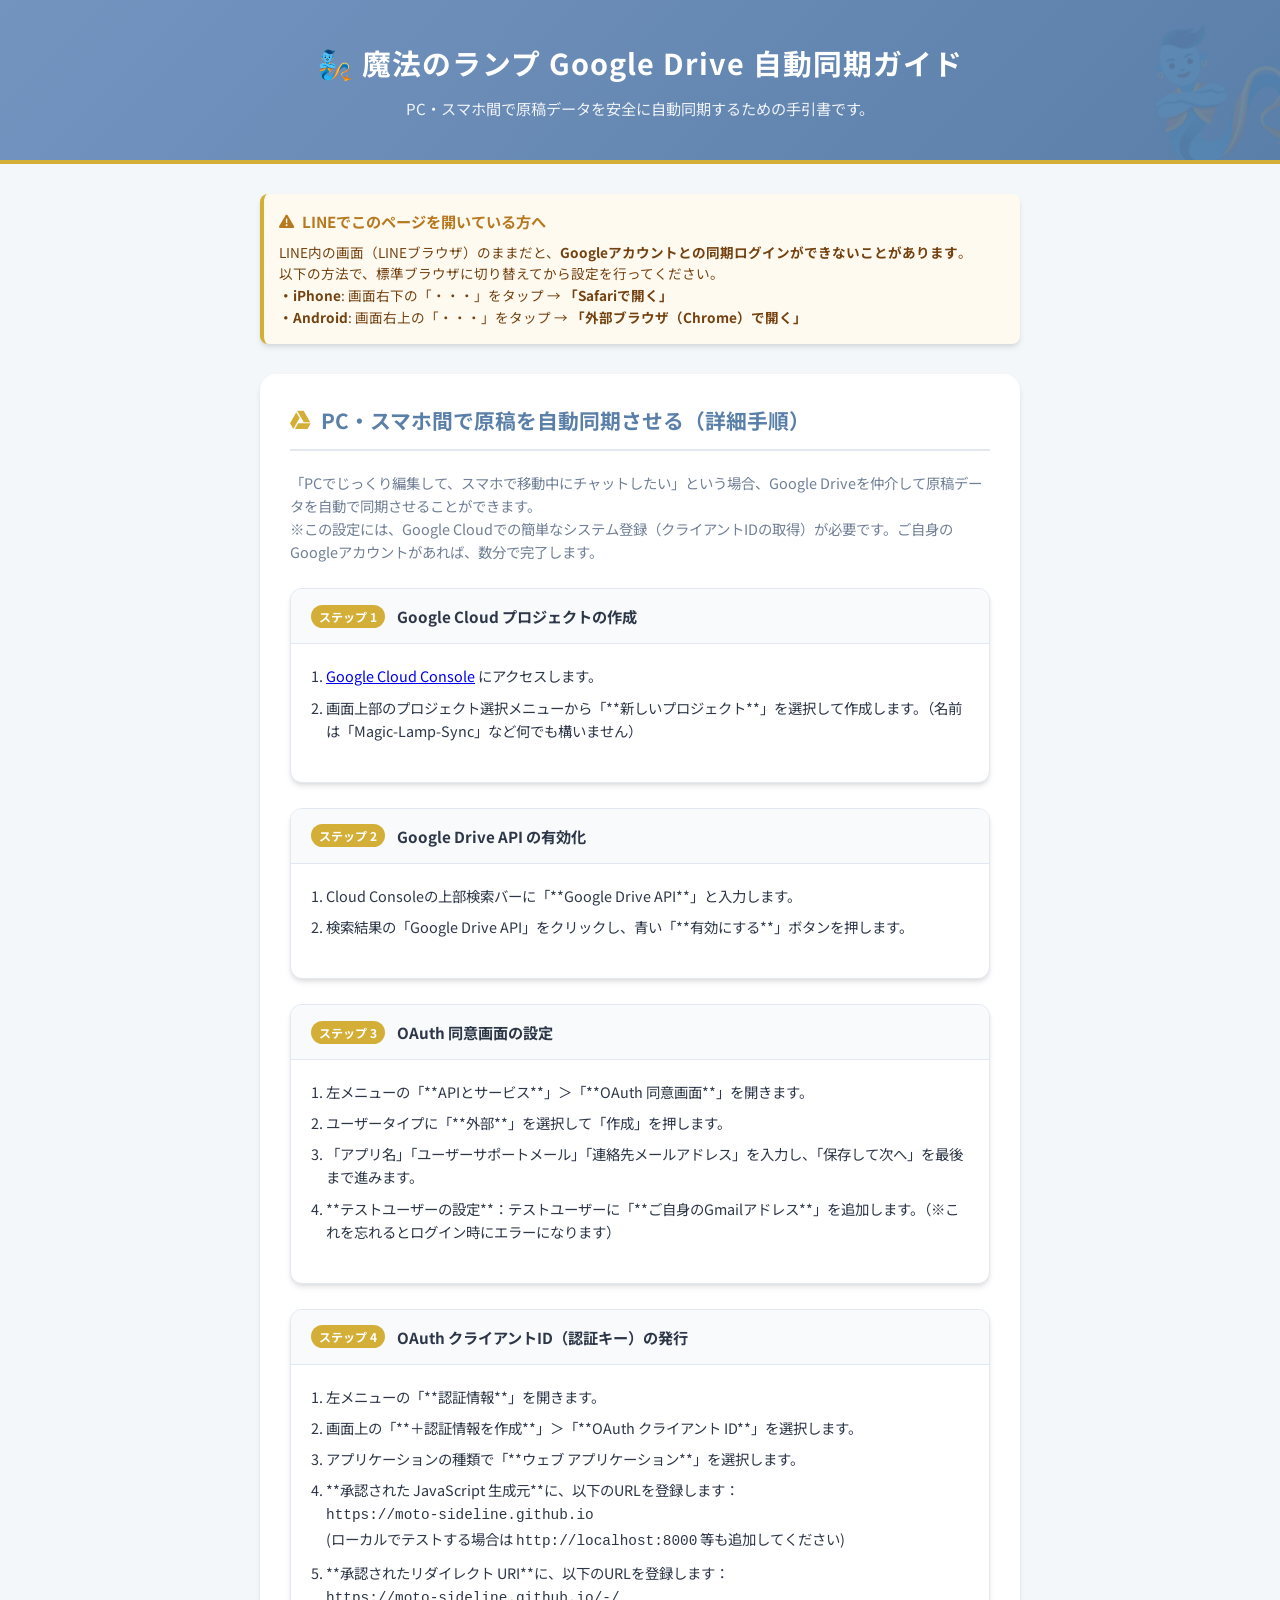
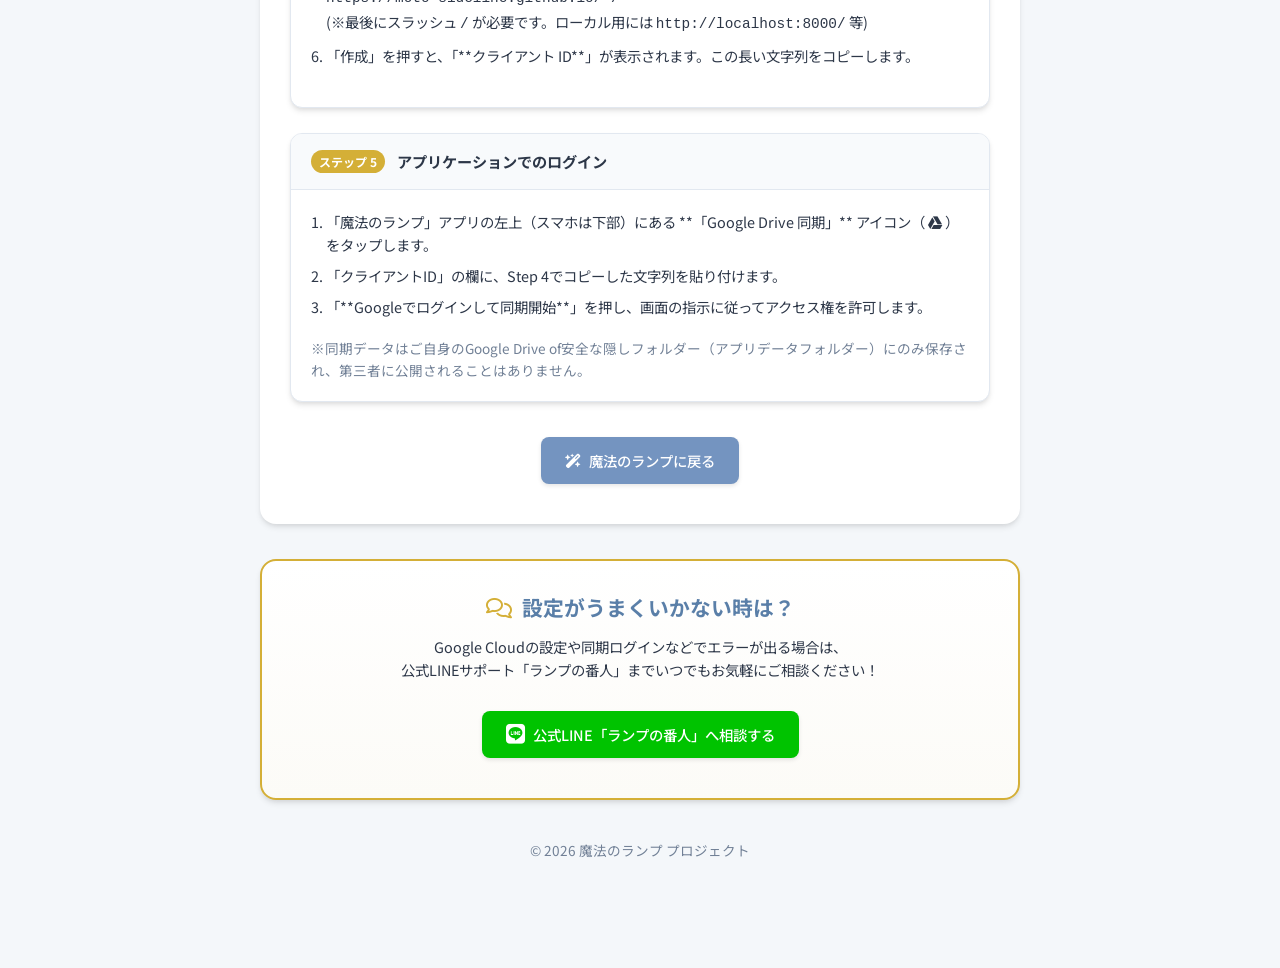
<file: sync_guide.html>
<!DOCTYPE html>
<html lang="ja">
<head>
    <meta charset="UTF-8">
    <meta name="viewport" content="width=device-width, initial-scale=1.0">
    <title>🧞 魔法のランプ Google Drive 自動同期ガイド</title>
    <!-- FontAwesome for icons -->
    <link rel="stylesheet" href="https://cdnjs.cloudflare.com/ajax/libs/font-awesome/6.4.0/css/all.min.css">
    <!-- Google Fonts -->
    <link rel="preconnect" href="https://fonts.googleapis.com">
    <link rel="preconnect" href="https://fonts.gstatic.com" crossorigin>
    <link href="https://fonts.googleapis.com/css2?family=Noto+Sans+JP:wght@400;500;700&display=swap" rel="stylesheet">
    <style>
        :root {
            --primary-bg: #7494c0; /* LINE Blue */
            --primary-dark: #5a7fa8;
            --accent-gold: #d4af37;
            --accent-green: #00c300; /* LINE Green */
            --bg-light: #f4f7fa;
            --text-main: #2d3748;
            --text-muted: #718096;
            --card-shadow: 0 4px 6px -1px rgba(0, 0, 0, 0.1), 0 2px 4px -1px rgba(0, 0, 0, 0.06);
            --transition: all 0.2s ease-in-out;
        }

        * {
            box-sizing: border-box;
            margin: 0;
            padding: 0;
        }

        body {
            font-family: 'Noto Sans JP', -apple-system, BlinkMacSystemFont, "Segoe UI", Roboto, sans-serif;
            background-color: var(--bg-light);
            color: var(--text-main);
            line-height: 1.6;
        }

        /* Header Style */
        header {
            background: linear-gradient(135deg, var(--primary-bg), var(--primary-dark));
            color: white;
            text-align: center;
            padding: 40px 20px;
            border-bottom: 4px solid var(--accent-gold);
            position: relative;
            overflow: hidden;
        }

        header::before {
            content: "🧞";
            position: absolute;
            font-size: 8rem;
            right: -20px;
            bottom: -20px;
            opacity: 0.1;
            transform: rotate(-15deg);
        }

        header h1 {
            font-size: 1.8rem;
            font-weight: 700;
            margin-bottom: 10px;
            letter-spacing: 1px;
            display: flex;
            align-items: center;
            justify-content: center;
            gap: 10px;
        }

        header p {
            font-size: 0.95rem;
            opacity: 0.9;
            max-width: 600px;
            margin: 0 auto;
        }

        /* Container */
        .container {
            max-width: 800px;
            margin: 30px auto;
            padding: 0 20px 80px 20px;
        }

        /* Warning Banner */
        .alert-banner {
            background: #fffaf0;
            border-left: 4px solid var(--accent-gold);
            padding: 15px;
            border-radius: 8px;
            margin-bottom: 30px;
            box-shadow: var(--card-shadow);
        }

        .alert-banner h3 {
            color: #b7791f;
            font-size: 0.95rem;
            margin-bottom: 8px;
            display: flex;
            align-items: center;
            gap: 8px;
        }

        .alert-banner p {
            font-size: 0.85rem;
            color: #744210;
        }

        /* Section styles */
        section {
            background: white;
            border-radius: 16px;
            padding: 30px;
            margin-bottom: 35px;
            box-shadow: var(--card-shadow);
            scroll-margin-top: 20px;
        }

        section h2 {
            font-size: 1.3rem;
            color: var(--primary-dark);
            border-bottom: 2px solid #e2e8f0;
            padding-bottom: 12px;
            margin-bottom: 20px;
            display: flex;
            align-items: center;
            gap: 10px;
        }

        section h2 i {
            color: var(--accent-gold);
        }

        h3.subsection-title {
            font-size: 1.05rem;
            margin: 20px 0 10px 0;
            color: var(--text-main);
            display: flex;
            align-items: center;
            gap: 6px;
        }

        /* Lists */
        ul.guide-list, ol.guide-list {
            margin-left: 20px;
            margin-bottom: 20px;
            font-size: 0.9rem;
        }

        ul.guide-list li, ol.guide-list li {
            margin-bottom: 8px;
        }

        .strong-point {
            font-weight: 700;
            color: var(--primary-dark);
        }

        /* Step Container for Cloud Settings */
        .step-container {
            background: white;
            border: 1px solid #e2e8f0;
            border-radius: 12px;
            margin-bottom: 25px;
            overflow: hidden;
            box-shadow: var(--card-shadow);
        }

        .step-container .subsection-title {
            background: #f8fafc;
            padding: 15px 20px;
            margin: 0;
            border-bottom: 1px solid #e2e8f0;
            font-size: 0.95rem;
        }

        .step-content {
            padding: 20px;
            font-size: 0.88rem;
        }

        /* Image Display */
        .step-img {
            max-width: 100%;
            height: auto;
            border-radius: 8px;
            border: 1px solid #e2e8f0;
            margin: 12px 0;
            box-shadow: 0 2px 4px rgba(0,0,0,0.05);
        }

        /* External Button Link */
        .btn-link {
            display: inline-flex;
            align-items: center;
            justify-content: center;
            gap: 8px;
            text-decoration: none;
            background-color: var(--primary-bg);
            color: white;
            padding: 12px 24px;
            border-radius: 8px;
            font-weight: 500;
            font-size: 0.9rem;
            transition: var(--transition);
            margin: 10px 0;
            box-shadow: 0 2px 4px rgba(0,0,0,0.1);
        }

        .btn-link:hover {
            background-color: var(--primary-dark);
            transform: translateY(-1px);
        }

        .btn-link.green {
            background-color: var(--accent-green);
        }

        .btn-link.green:hover {
            background-color: #00a300;
        }

        /* Step Badge */
        .step-badge {
            background: var(--accent-gold);
            color: white;
            padding: 2px 8px;
            border-radius: 12px;
            font-size: 0.75rem;
            font-weight: bold;
            margin-right: 6px;
            vertical-align: middle;
        }

        /* Back to top & Support sticky footer */
        .footer-action {
            text-align: center;
            margin-top: 40px;
            font-size: 0.85rem;
            color: var(--text-muted);
        }

        /* Responsive adjustments */
        @media (max-width: 600px) {
            header h1 {
                font-size: 1.5rem;
            }
            section {
                padding: 20px;
            }
            .step-content {
                padding: 15px;
            }
        }
    </style>
</head>
<body>

    <header>
        <h1>🧞 魔法のランプ Google Drive 自動同期ガイド</h1>
        <p>PC・スマホ間で原稿データを安全に自動同期するための手引書です。</p>
    </header>

    <div class="container">

        <!-- LINE内ブラウザの警告 -->
        <div class="alert-banner" id="line-escape">
            <h3><i class="fa-solid fa-triangle-exclamation"></i> LINEでこのページを開いている方へ</h3>
            <p>
                LINE内の画面（LINEブラウザ）のままだと、<strong>Googleアカウントとの同期ログインができないことがあります</strong>。<br>
                以下の方法で、標準ブラウザに切り替えてから設定を行ってください。<br>
                <strong>・iPhone</strong>: 画面右下の「・・・」をタップ → <strong>「Safariで開く」</strong><br>
                <strong>・Android</strong>: 画面右上の「・・・」をタップ → <strong>「外部ブラウザ（Chrome）で開く」</strong>
            </p>
        </div>

        <!-- メインセクション: Google Drive 同期 -->
        <section id="sync-setup">
            <h2><i class="fa-brands fa-google-drive"></i> PC・スマホ間で原稿を自動同期させる（詳細手順）</h2>
            <p style="font-size: 0.9rem; color: var(--text-muted); margin-bottom: 25px;">
                「PCでじっくり編集して、スマホで移動中にチャットしたい」という場合、Google Driveを仲介して原稿データを自動で同期させることができます。<br>
                ※この設定には、Google Cloudでの簡単なシステム登録（クライアントIDの取得）が必要です。ご自身のGoogleアカウントがあれば、数分で完了します。
            </p>

            <!-- Step 1 -->
            <div class="step-container">
                <h3 class="subsection-title"><span class="step-badge">ステップ 1</span> Google Cloud プロジェクトの作成</h3>
                <div class="step-content">
                    <ol class="guide-list" style="margin-left: 15px;">
                        <li><a href="https://console.cloud.google.com/" target="_blank" rel="noopener noreferrer">Google Cloud Console</a> にアクセスします。</li>
                        <li>画面上部のプロジェクト選択メニューから「**新しいプロジェクト**」を選択して作成します。（名前は「Magic-Lamp-Sync」など何でも構いません）</li>
                    </ol>
                </div>
            </div>

            <!-- Step 2 -->
            <div class="step-container">
                <h3 class="subsection-title"><span class="step-badge">ステップ 2</span> Google Drive API の有効化</h3>
                <div class="step-content">
                    <ol class="guide-list" style="margin-left: 15px;">
                        <li>Cloud Consoleの上部検索バーに「**Google Drive API**」と入力します。</li>
                        <li>検索結果の「Google Drive API」をクリックし、青い「**有効にする**」ボタンを押します。</li>
                    </ol>
                </div>
            </div>

            <!-- Step 3 -->
            <div class="step-container">
                <h3 class="subsection-title"><span class="step-badge">ステップ 3</span> OAuth 同意画面の設定</h3>
                <div class="step-content">
                    <ol class="guide-list" style="margin-left: 15px;">
                        <li>左メニューの「**APIとサービス**」＞「**OAuth 同意画面**」を開きます。</li>
                        <li>ユーザータイプに「**外部**」を選択して「作成」を押します。</li>
                        <li>「アプリ名」「ユーザーサポートメール」「連絡先メールアドレス」を入力し、「保存して次へ」を最後まで進みます。</li>
                        <li>**テストユーザーの設定**：テストユーザーに「**ご自身のGmailアドレス**」を追加します。（※これを忘れるとログイン時にエラーになります）</li>
                    </ol>
                </div>
            </div>

            <!-- Step 4 -->
            <div class="step-container">
                <h3 class="subsection-title"><span class="step-badge">ステップ 4</span> OAuth クライアントID（認証キー）の発行</h3>
                <div class="step-content">
                    <ol class="guide-list" style="margin-left: 15px;">
                        <li>左メニューの「**認証情報**」を開きます。</li>
                        <li>画面上の「**＋認証情報を作成**」＞「**OAuth クライアント ID**」を選択します。</li>
                        <li>アプリケーションの種類で「**ウェブ アプリケーション**」を選択します。</li>
                        <li>**承認された JavaScript 生成元**に、以下のURLを登録します：<br>
                            <code>https://moto-sideline.github.io</code><br>
                            (ローカルでテストする場合は <code>http://localhost:8000</code> 等も追加してください)
                        </li>
                        <li>**承認されたリダイレクト URI**に、以下のURLを登録します：<br>
                            <code>https://moto-sideline.github.io/-/</code><br>
                            (※最後にスラッシュ <code>/</code> が必要です。ローカル用には <code>http://localhost:8000/</code> 等)
                        </li>
                        <li>「作成」を押すと、「**クライアント ID**」が表示されます。この長い文字列をコピーします。</li>
                    </ol>
                </div>
            </div>

            <!-- Step 5 -->
            <div class="step-container">
                <h3 class="subsection-title"><span class="step-badge">ステップ 5</span> アプリケーションでのログイン</h3>
                <div class="step-content">
                    <ol class="guide-list" style="margin-left: 15px;">
                        <li>「魔法のランプ」アプリの左上（スマホは下部）にある **「Google Drive 同期」** アイコン（ <i class="fa-brands fa-google-drive"></i> ）をタップします。</li>
                        <li>「クライアントID」の欄に、Step 4でコピーした文字列を貼り付けます。</li>
                        <li>「**Googleでログインして同期開始**」を押し、画面の指示に従ってアクセス権を許可します。</li>
                    </ol>
                    <p style="margin-top: 10px; font-size: 0.85rem; color: var(--text-muted);">
                        ※同期データはご自身のGoogle Drive of安全な隠しフォルダー（アプリデータフォルダー）にのみ保存され、第三者に公開されることはありません。
                    </p>
                </div>
            </div>
            
            <div style="text-align: center; margin-top: 20px;">
                <a href="https://moto-sideline.github.io/-/" class="btn-link"><i class="fa-solid fa-wand-magic-sparkles"></i> 魔法のランプに戻る</a>
            </div>
        </section>

        <!-- 公式LINEへのサポート導線 -->
        <section style="text-align: center; border: 2px solid var(--accent-gold); background: linear-gradient(to bottom, #ffffff, #fcfbf7);">
            <h2 style="justify-content: center; border: none; padding: 0; margin-bottom: 10px;"><i class="fa-regular fa-comments"></i> 設定がうまくいかない時は？</h2>
            <p style="font-size: 0.9rem; margin-bottom: 20px;">
                Google Cloudの設定や同期ログインなどでエラーが出る場合は、<br>
                公式LINEサポート「ランプの番人」までいつでもお気軽にご相談ください！
            </p>
            <a href="https://lin.ee/unF2fH4" class="btn-link green" target="_blank" rel="noopener noreferrer">
                <i class="fa-brands fa-line" style="font-size: 1.2rem;"></i> 公式LINE「ランプの番人」へ相談する
            </a>
        </section>

        <div class="footer-action">
            <p>© 2026 魔法のランプ プロジェクト</p>
        </div>

    </div>

</body>
</html>
</file>
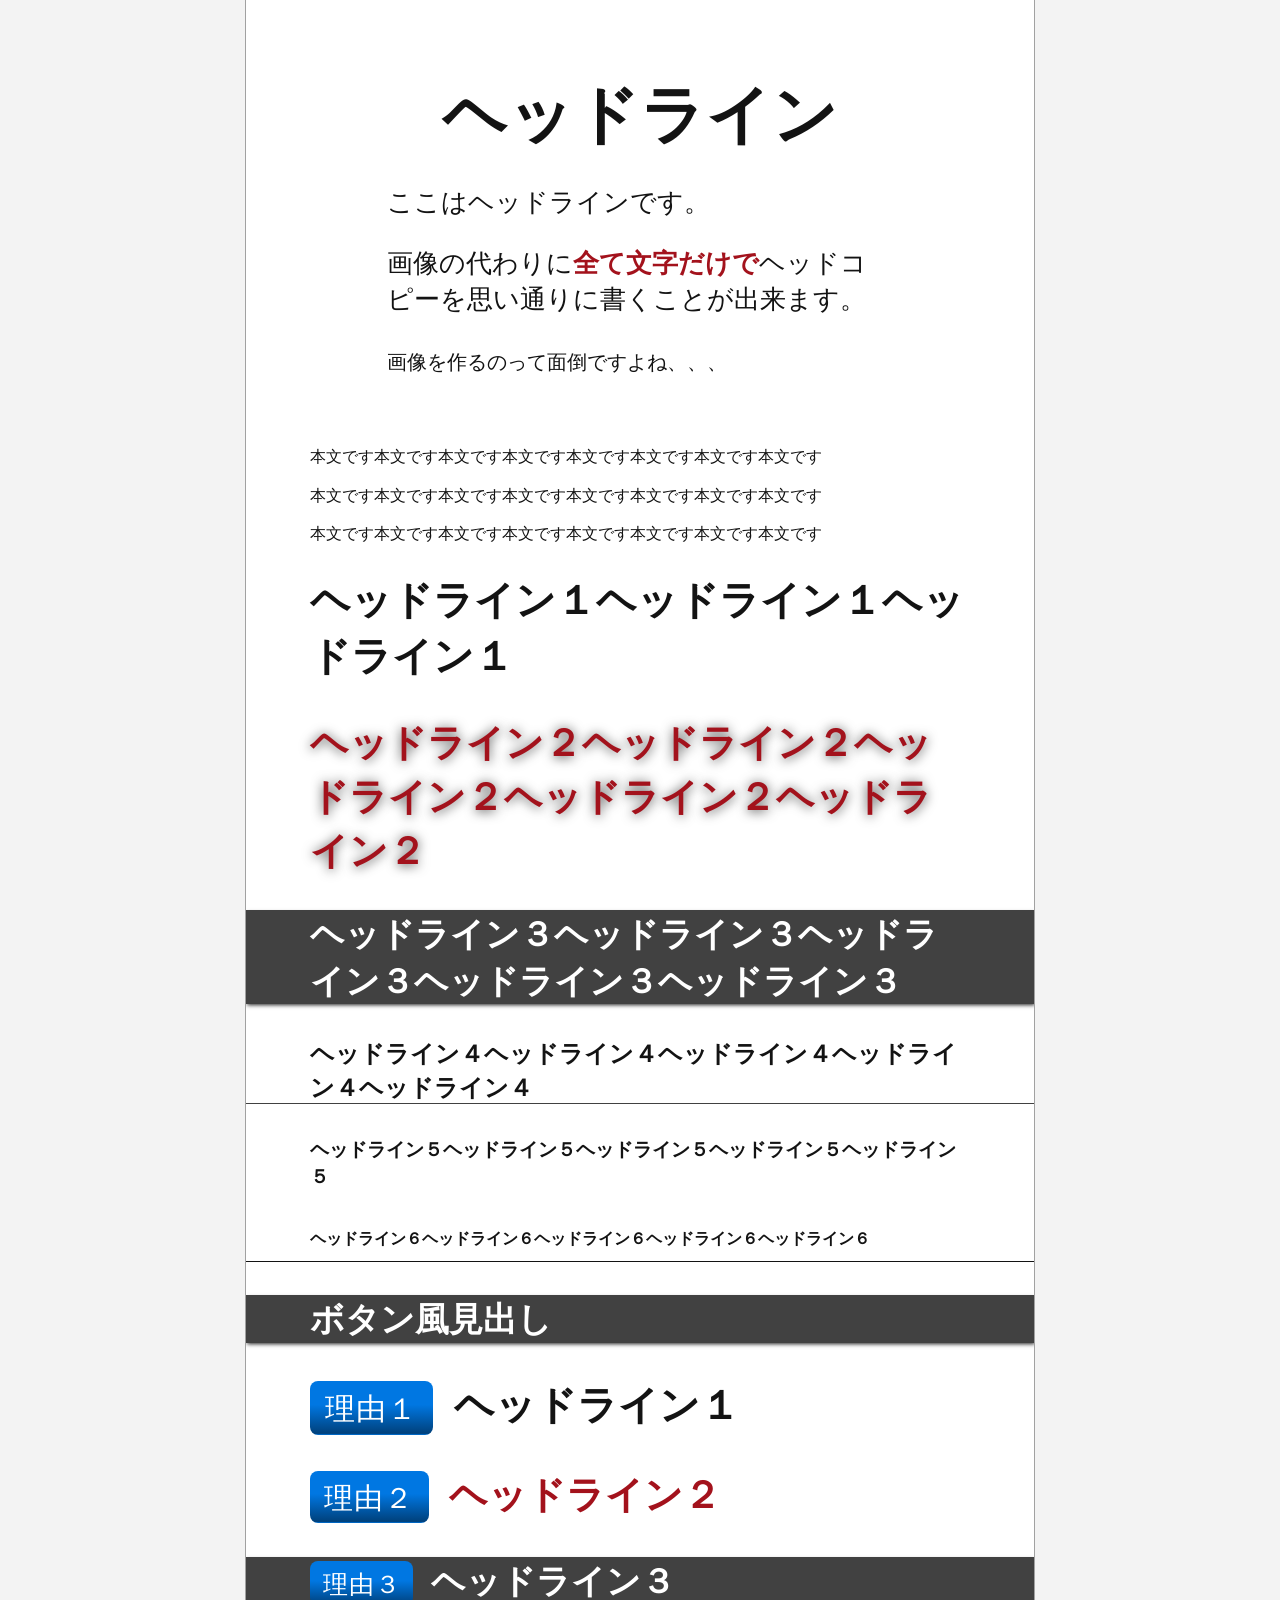
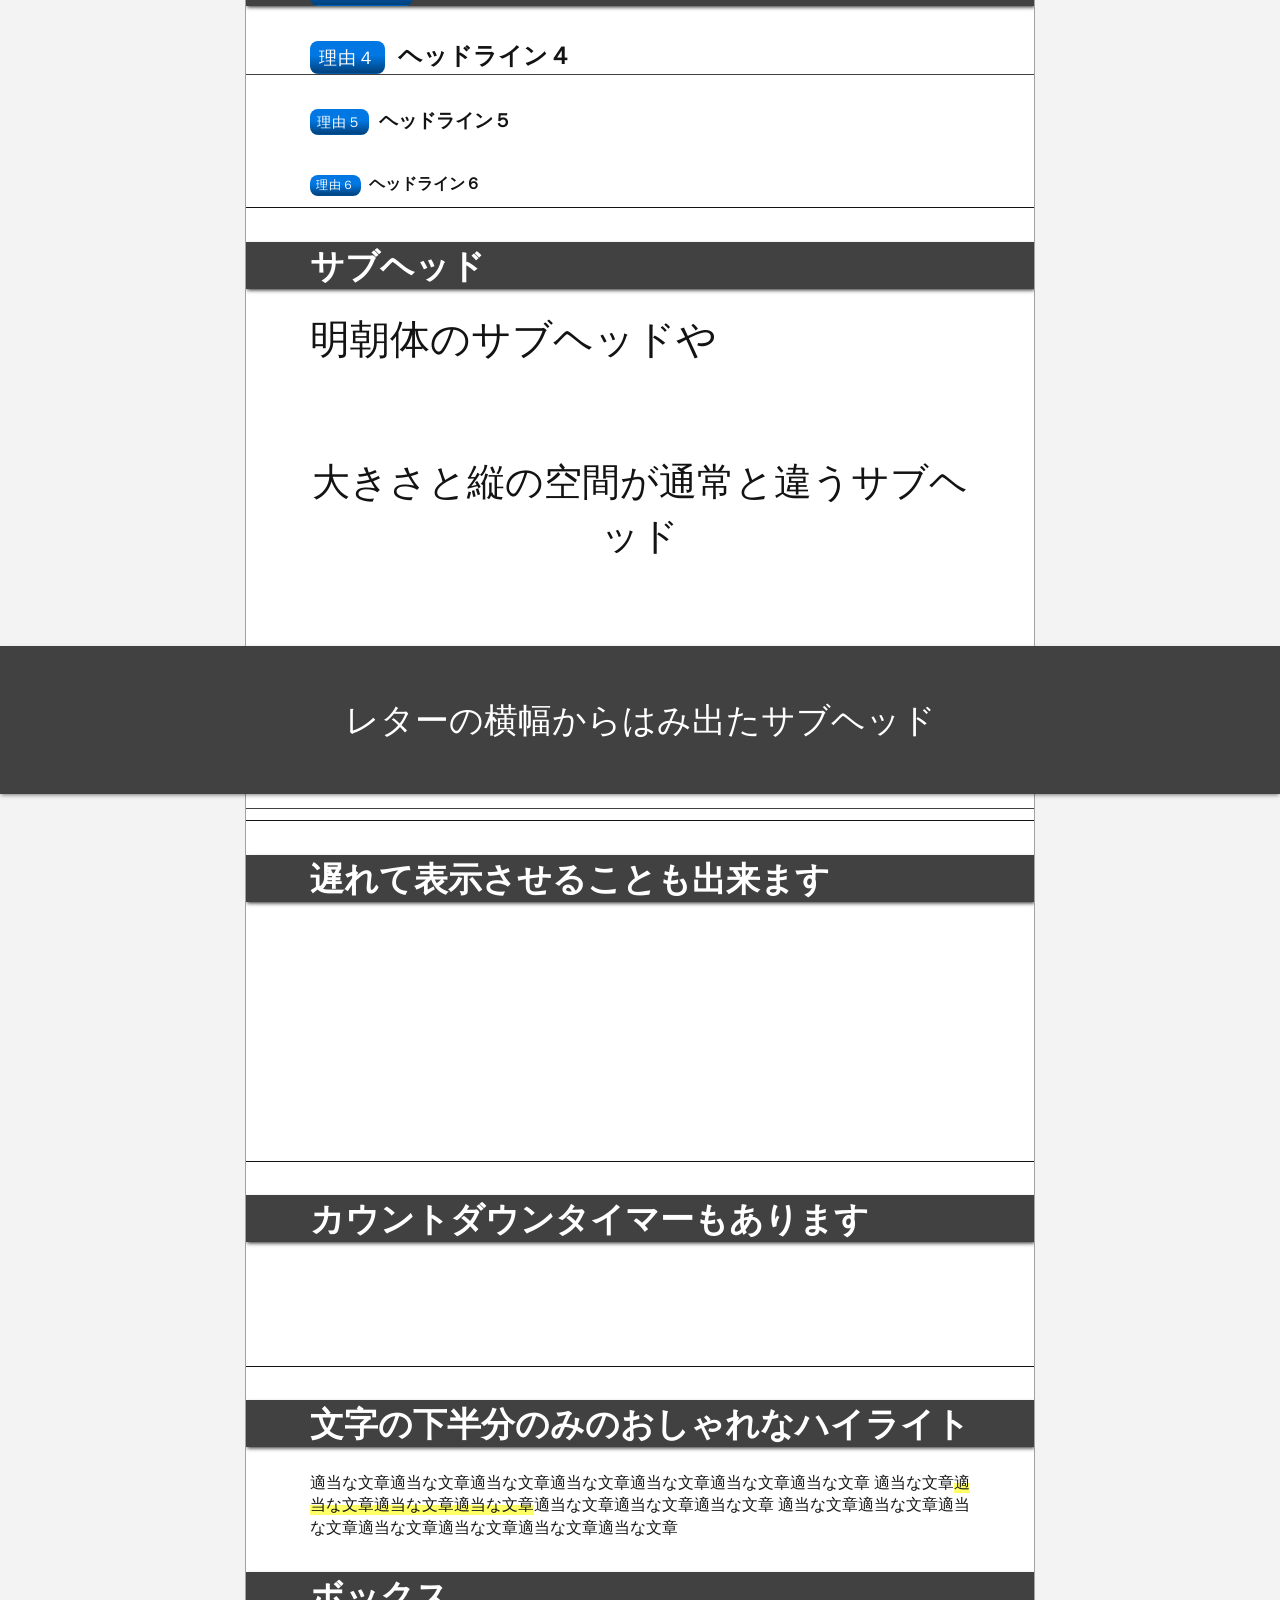
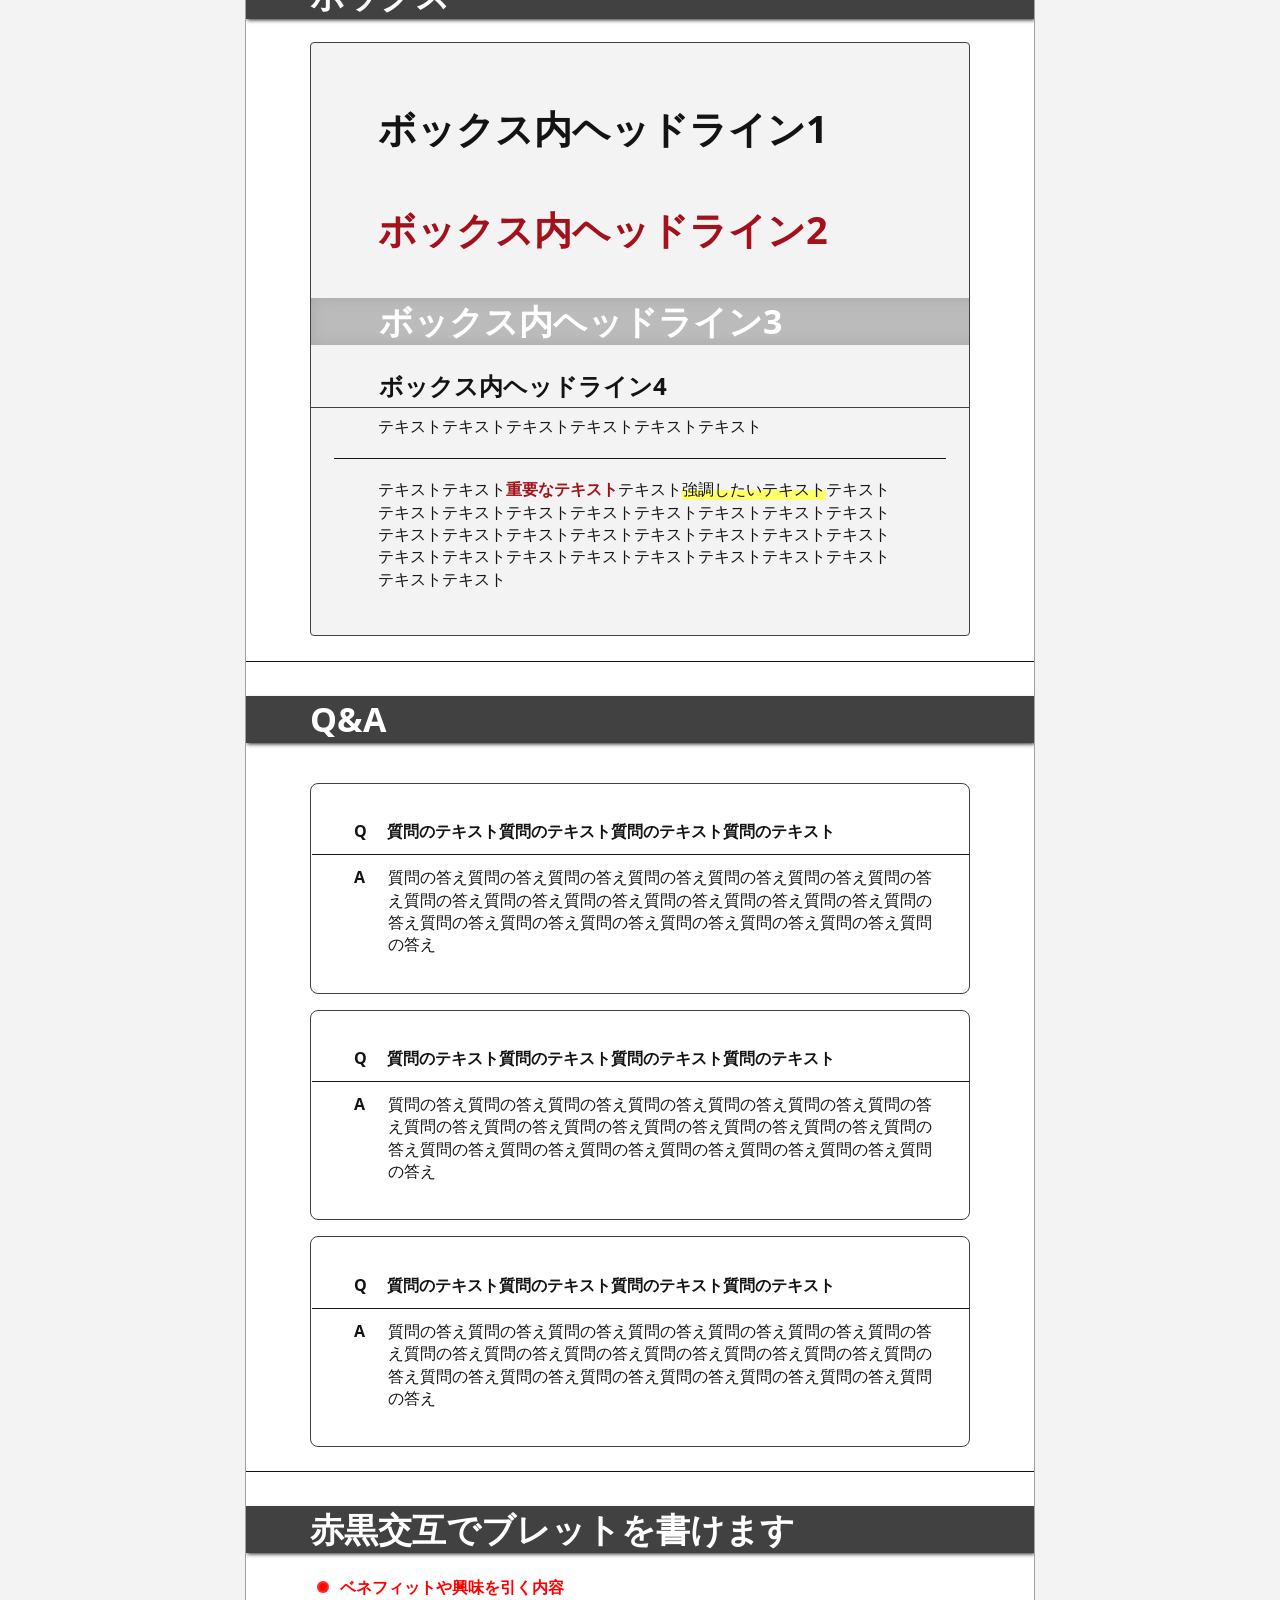
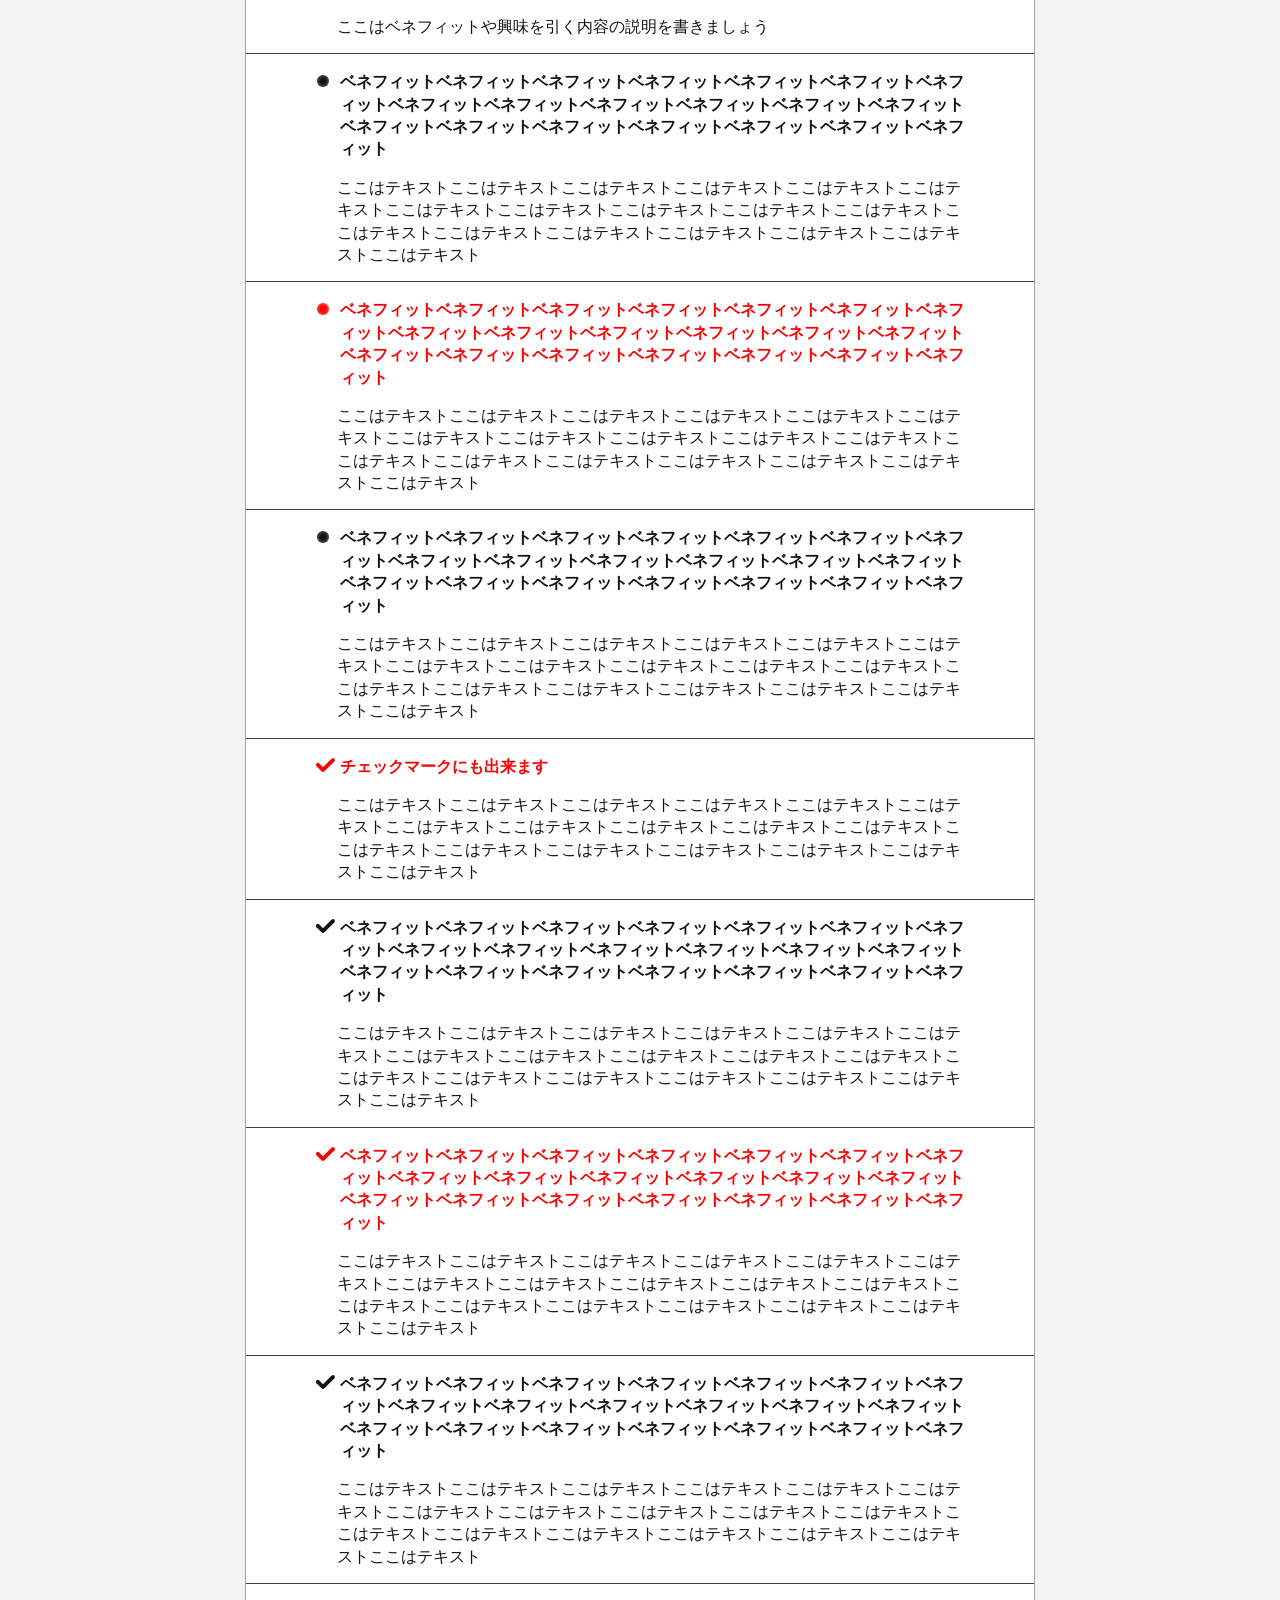
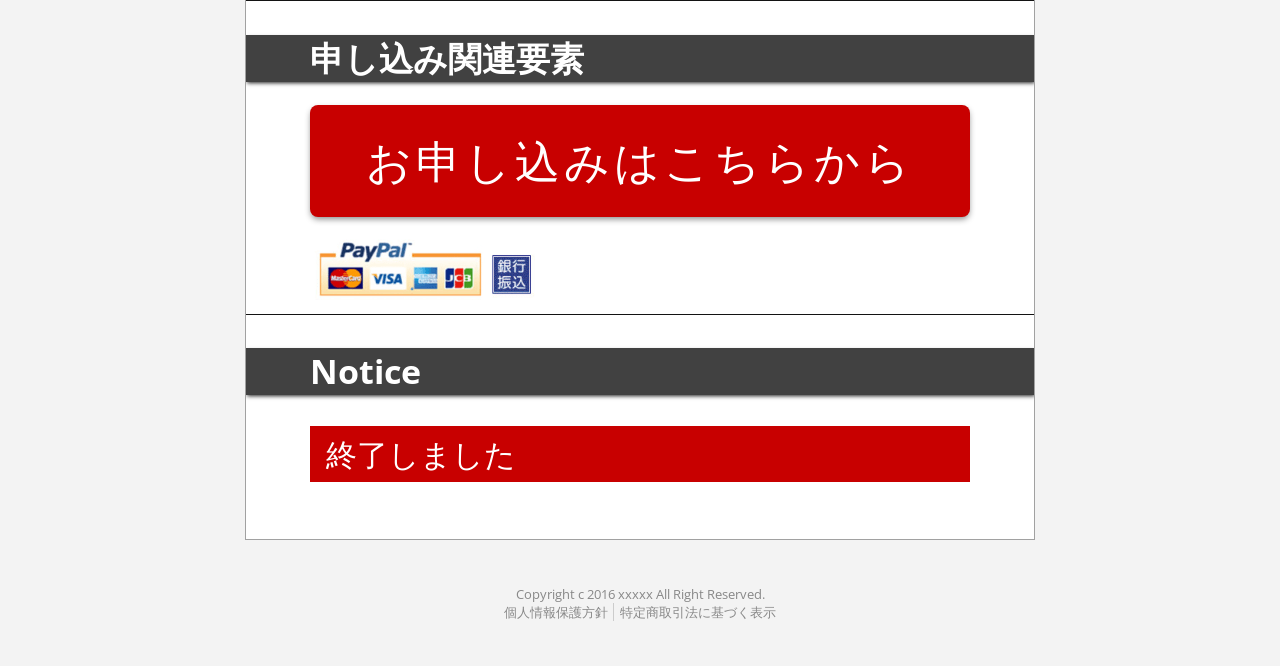
<file: 003-Kindle-Project/02_続・騙されない為の最低限の事柄/00_参考資料_ここにファイルを入れる/【インフォマスターズ】/LetterTemplate/index0.html>
<!DOCTYPE html>
<html lang="ja">
<head>
  <meta charset="UTF-8">
  <meta name="viewport" content="width=device-width, initial-scale=1.0">
  <title>HTML Template</title>
  <link rel="stylesheet" href="https://fonts.googleapis.com/css?family=Open+Sans:400,400italic,600,600italic,700,700italic">
  <!-- 旧 - 明朝体で使用 -->
  <!-- <link rel="stylesheet" href="https://fonts.googleapis.com/css?family=Roboto+Slab:400,100,300,700"> -->
  <link rel="stylesheet" href="styles/venders/normalize.css">
  <link rel="stylesheet" href="styles/index.css">
  <link rel="stylesheet" href="styles/animate.css">

  <!--[if gte IE 9]<style>.gradient { filter: none; }</style><![endif]-->
</head>
<body class="frame sans-serif">
  <script src="scripts/index.js"></script>
  <!--
    ▼ボディー（ボーダーかシャドウどちらかを指定）▼
      - ボーダー (.body-border)
      - シャドウ (.body-shadow)
  -->
  <div class="body body-border width-790">

    <!-- ▼画像替わりテキスト▼ -->
    <header class="header center">
      <h1 class="c">ヘッドライン</h1>
      <p>ここはヘッドラインです。</p>
      <p>画像の代わりに<strong>全て文字だけで</strong>ヘッドコピーを思い通りに書くことが出来ます。<p>
      <p><small>画像を作るのって面倒ですよね、、、</small></p>
    </header>
    <!-- ▲画像替わりテキスト▲ -->

    <div class="wrapper">

      <p>本文です本文です本文です本文です本文です本文です本文です本文です</p>
      <p>本文です本文です本文です本文です本文です本文です本文です本文です</p>
      <p>本文です本文です本文です本文です本文です本文です本文です本文です</p>

      <!-- ▼ヘッダー▼ -->
      <h1>ヘッドライン１ヘッドライン１ヘッドライン１</h1>
      <h2 class="text-shadow">ヘッドライン２ヘッドライン２ヘッドライン２ヘッドライン２ヘッドライン２</h2>
      <h3>ヘッドライン３ヘッドライン３ヘッドライン３ヘッドライン３ヘッドライン３</h3>
      <h4>ヘッドライン４ヘッドライン４ヘッドライン４ヘッドライン４ヘッドライン４</h4>
      <h5>ヘッドライン５ヘッドライン５ヘッドライン５ヘッドライン５ヘッドライン５</h5>
      <h6>ヘッドライン６ヘッドライン６ヘッドライン６ヘッドライン６ヘッドライン６</h6>
      <!-- ▲ノーマルヘッダここまで▲ -->

      <hr>

      <h3>ボタン風見出し<h3>

      <!-- ▼ボタン風装飾付きヘッダー▼ -->
      <h1><span class="hl-label">理由１</span>ヘッドライン１</h1>
      <h2><span class="hl-label">理由２</span>ヘッドライン２</h2>
      <h3><span class="hl-label">理由３</span>ヘッドライン３</h3>
      <h4><span class="hl-label">理由４</span>ヘッドライン４</h4>
      <h5><span class="hl-label">理由５</span>ヘッドライン５</h5>
      <h6><span class="hl-label">理由６</span>ヘッドライン６</h6>
      <!-- ▲ボタン風装飾付きヘッダーここまで▲ -->

      <hr>

      <h3>サブヘッド</h3>

      <!--
        ▼サブヘッダー▼
          - 明朝体 (.serif)
          - ゴシック体 (.sans-serif)
          - フォントサイズ (.fs-h1 .fs-h2 .fs-h3 .fs-h4 .fs-h5 .fs-h6)
          - 行揃え (.l .c .r)
          - カラー (.red)
          - 幅100％ (.bg-w)
          - 背景色 (.bg414141 .bgc00 .bg00008c)
          - ボーダー (.border)
          - 空白 (.margin)
      -->
      <div class="sub l serif">明朝体のサブヘッドや</div>
      <div class="sub fs-h2 margin">大きさと縦の空間が通常と違うサブヘッド</div>
      <div class="sub fs-h3 margin bg414141 bg-w">レターの横幅からはみ出たサブヘッド</div>
      <div class="sub fs-h4 bg00008c">背景色が違うサブヘッド</div>
      <div class="sub fs-h5 bgc00">いろいろな要素を組み合わせて</div>
      <div class="sub fs-h6 red margin border">サブヘッドを構成することが可能です</div>
      <!-- ▲サブヘッダーここまで▲ -->

      <hr>

      <h3>遅れて表示させることも出来ます</h3>

      <!-- ▼Lazy▼
            - (.lazy)
      -->
      <div class="lazy sub">遅れて表示されるテキスト</div>
      <div class="lazy sub fs-h2">遅れて表示されるテキスト</div>
      <div class="lazy sub fs-h3">遅れて表示されるテキスト</div>
      <!-- ▲Lazyここま▲ -->

      <hr>

      <h3>カウントダウンタイマーもあります</h3>
      <!-- ▼タイマー▼
        大きいタイマー (.timer-lg)
        小さいタイマー (.timer-sm)
        ミリ秒なし (.timer-without-millisec)
        タイマーの前に表示するテキスト (data-pretext="前に表示するテキスト")
      -->
      <div class="timer timer-lg" data-deadline="2016/4/15 16:00:00"></div>
      <!-- <div class="timer timer-lg timer-without-millisec"></div> -->
      <!-- <div class="timer"></div> -->
      <!-- <div class="timer timer-without-millisec"></div> -->
      <!-- <div class="timer timer-without-millisec"></div> -->
      <div class="timer timer-without-millisec" data-deadline="2016/04/18 16:00:00" data-pretext="締め切りまであと "></div>
      <!-- <div class="timer timer-sm"></div> -->
      <!-- <div class="timer timer-sm timer-without-millisec"></div> -->
      <!-- ▲タイマーここまで▲ -->

      <hr>

      <h3>文字の下半分のみのおしゃれなハイライト</h3>
      <!-- ▼ハイライト▼
        <em>強調したいテキスト</em>
      -->
      <p>適当な文章適当な文章適当な文章適当な文章適当な文章適当な文章適当な文章
      適当な文章<em>適当な文章適当な文章適当な文章</em>適当な文章適当な文章適当な文章
      適当な文章適当な文章適当な文章適当な文章適当な文章適当な文章適当な文章</p>
      <!-- ▲ハイライト▲ -->

      <h3>ボックス</h3>

      <!-- ▼ボックス要素▼ -->
      <div class="box">
        <h1>ボックス内ヘッドライン1</h1>
        <h2>ボックス内ヘッドライン2</h2>
        <h3>ボックス内ヘッドライン3</h3>
        <h4>ボックス内ヘッドライン4</h4>
        <p>テキストテキストテキストテキストテキストテキスト</p>
        <hr>
        <p>テキストテキスト<strong>重要なテキスト</strong>テキスト<em>強調したいテキスト</em>テキストテキストテキストテキストテキストテキストテキストテキストテキストテキストテキストテキストテキストテキストテキストテキストテキストテキストテキストテキストテキストテキストテキストテキストテキストテキストテキスト</p>
      </div>
      <!-- ▲ボックス要素ここまで▲ -->

      <hr>

      <h3>Q&A</h3>

      <!-- ▼Q&A▼ -->
      <div class="qa">
        <dl>
          <dt>質問のテキスト質問のテキスト質問のテキスト質問のテキスト</dt>
          <dd>質問の答え質問の答え質問の答え質問の答え質問の答え質問の答え質問の答え質問の答え質問の答え質問の答え質問の答え質問の答え質問の答え質問の答え質問の答え質問の答え質問の答え質問の答え質問の答え質問の答え質問の答え</dd>
        </dl>
        <dl>
          <dt>質問のテキスト質問のテキスト質問のテキスト質問のテキスト</dt>
          <dd>質問の答え質問の答え質問の答え質問の答え質問の答え質問の答え質問の答え質問の答え質問の答え質問の答え質問の答え質問の答え質問の答え質問の答え質問の答え質問の答え質問の答え質問の答え質問の答え質問の答え質問の答え</dd>
        </dl>
        <dl>
          <dt>質問のテキスト質問のテキスト質問のテキスト質問のテキスト</dt>
          <dd>質問の答え質問の答え質問の答え質問の答え質問の答え質問の答え質問の答え質問の答え質問の答え質問の答え質問の答え質問の答え質問の答え質問の答え質問の答え質問の答え質問の答え質問の答え質問の答え質問の答え質問の答え</dd>
        </dl>
      </div>
      <!-- ▲Q&Aここまで▲ -->

      <hr>

      <h3>赤黒交互でブレットを書けます</h3>

      <!-- ▼ブレットリスト▼ -->

      <!-- 円マークの時は、section-circle  -->
      <div class="section-list section-circle">
        <section>
          <header>ベネフィットや興味を引く内容</header>
          <p>ここはベネフィットや興味を引く内容の説明を書きましょう</p>
        </section>
        <section>
          <header>ベネフィットベネフィットベネフィットベネフィットベネフィットベネフィットベネフィットベネフィットベネフィットベネフィットベネフィットベネフィットベネフィットベネフィットベネフィットベネフィットベネフィットベネフィットベネフィットベネフィット</header>
          <p>ここはテキストここはテキストここはテキストここはテキストここはテキストここはテキストここはテキストここはテキストここはテキストここはテキストここはテキストここはテキストここはテキストここはテキストここはテキストここはテキストここはテキストここはテキスト</p>
        </section>
        <section>
          <header>ベネフィットベネフィットベネフィットベネフィットベネフィットベネフィットベネフィットベネフィットベネフィットベネフィットベネフィットベネフィットベネフィットベネフィットベネフィットベネフィットベネフィットベネフィットベネフィットベネフィット</header>          <p>ここはテキストここはテキストここはテキストここはテキストここはテキストここはテキストここはテキストここはテキストここはテキストここはテキストここはテキストここはテキストここはテキストここはテキストここはテキストここはテキストここはテキストここはテキスト</p>
        </section>
        <section>
          <header>ベネフィットベネフィットベネフィットベネフィットベネフィットベネフィットベネフィットベネフィットベネフィットベネフィットベネフィットベネフィットベネフィットベネフィットベネフィットベネフィットベネフィットベネフィットベネフィットベネフィット</header>          <p>ここはテキストここはテキストここはテキストここはテキストここはテキストここはテキストここはテキストここはテキストここはテキストここはテキストここはテキストここはテキストここはテキストここはテキストここはテキストここはテキストここはテキストここはテキスト</p>
        </section>
      </div>

      <!-- チェックマークの時は、section-circle  -->
      <div class="section-list section-check">
        <section>
          <header>チェックマークにも出来ます</header>
          <p>ここはテキストここはテキストここはテキストここはテキストここはテキストここはテキストここはテキストここはテキストここはテキストここはテキストここはテキストここはテキストここはテキストここはテキストここはテキストここはテキストここはテキストここはテキスト</p>
        </section>
        <section>
          <header>ベネフィットベネフィットベネフィットベネフィットベネフィットベネフィットベネフィットベネフィットベネフィットベネフィットベネフィットベネフィットベネフィットベネフィットベネフィットベネフィットベネフィットベネフィットベネフィットベネフィット</header>          <p>ここはテキストここはテキストここはテキストここはテキストここはテキストここはテキストここはテキストここはテキストここはテキストここはテキストここはテキストここはテキストここはテキストここはテキストここはテキストここはテキストここはテキストここはテキスト</p>
        </section>
        <section>
          <header>ベネフィットベネフィットベネフィットベネフィットベネフィットベネフィットベネフィットベネフィットベネフィットベネフィットベネフィットベネフィットベネフィットベネフィットベネフィットベネフィットベネフィットベネフィットベネフィットベネフィット</header>          <p>ここはテキストここはテキストここはテキストここはテキストここはテキストここはテキストここはテキストここはテキストここはテキストここはテキストここはテキストここはテキストここはテキストここはテキストここはテキストここはテキストここはテキストここはテキスト</p>
        </section>
        <section>
          <header>ベネフィットベネフィットベネフィットベネフィットベネフィットベネフィットベネフィットベネフィットベネフィットベネフィットベネフィットベネフィットベネフィットベネフィットベネフィットベネフィットベネフィットベネフィットベネフィットベネフィット</header>          <p>ここはテキストここはテキストここはテキストここはテキストここはテキストここはテキストここはテキストここはテキストここはテキストここはテキストここはテキストここはテキストここはテキストここはテキストここはテキストここはテキストここはテキストここはテキスト</p>
        </section>
      </div>
      <!-- ▲ブレットリストここまで▲ -->

      <hr>

      <h3>申し込み関連要素</h3>

      <!-- ▼申し込みボタン▼ -->
      <div class="subscribe-btn bound-animate">
        <a href="#">お申し込みはこちらから</a>
      </div>
      <!-- ▲申し込みボタンここまで▲ -->

      <div class="center">
        <img src="images/pay.png">
      </div>

      <hr>

      <h3>Notice</h3>

      <!-- ▼ノーティス▼ -->
      <div class="notice center">終了しました</div>
      <!-- ▲ノーティスここまで▲ -->


    </div> <!-- .wrapper -->
  </div> <!-- .body -->

  <footer class="footer">
    <span>Copyright c 2016 xxxxx All Right Reserved.</span><br>
    <span class="footer-link">
      <a href="#">個人情報保護方針</a>
      <a href="#" class="border-left">特定商取引法に基づく表示</a>
    </span>
  </footer>


</body> <!-- .frame -->
</html>
</file>
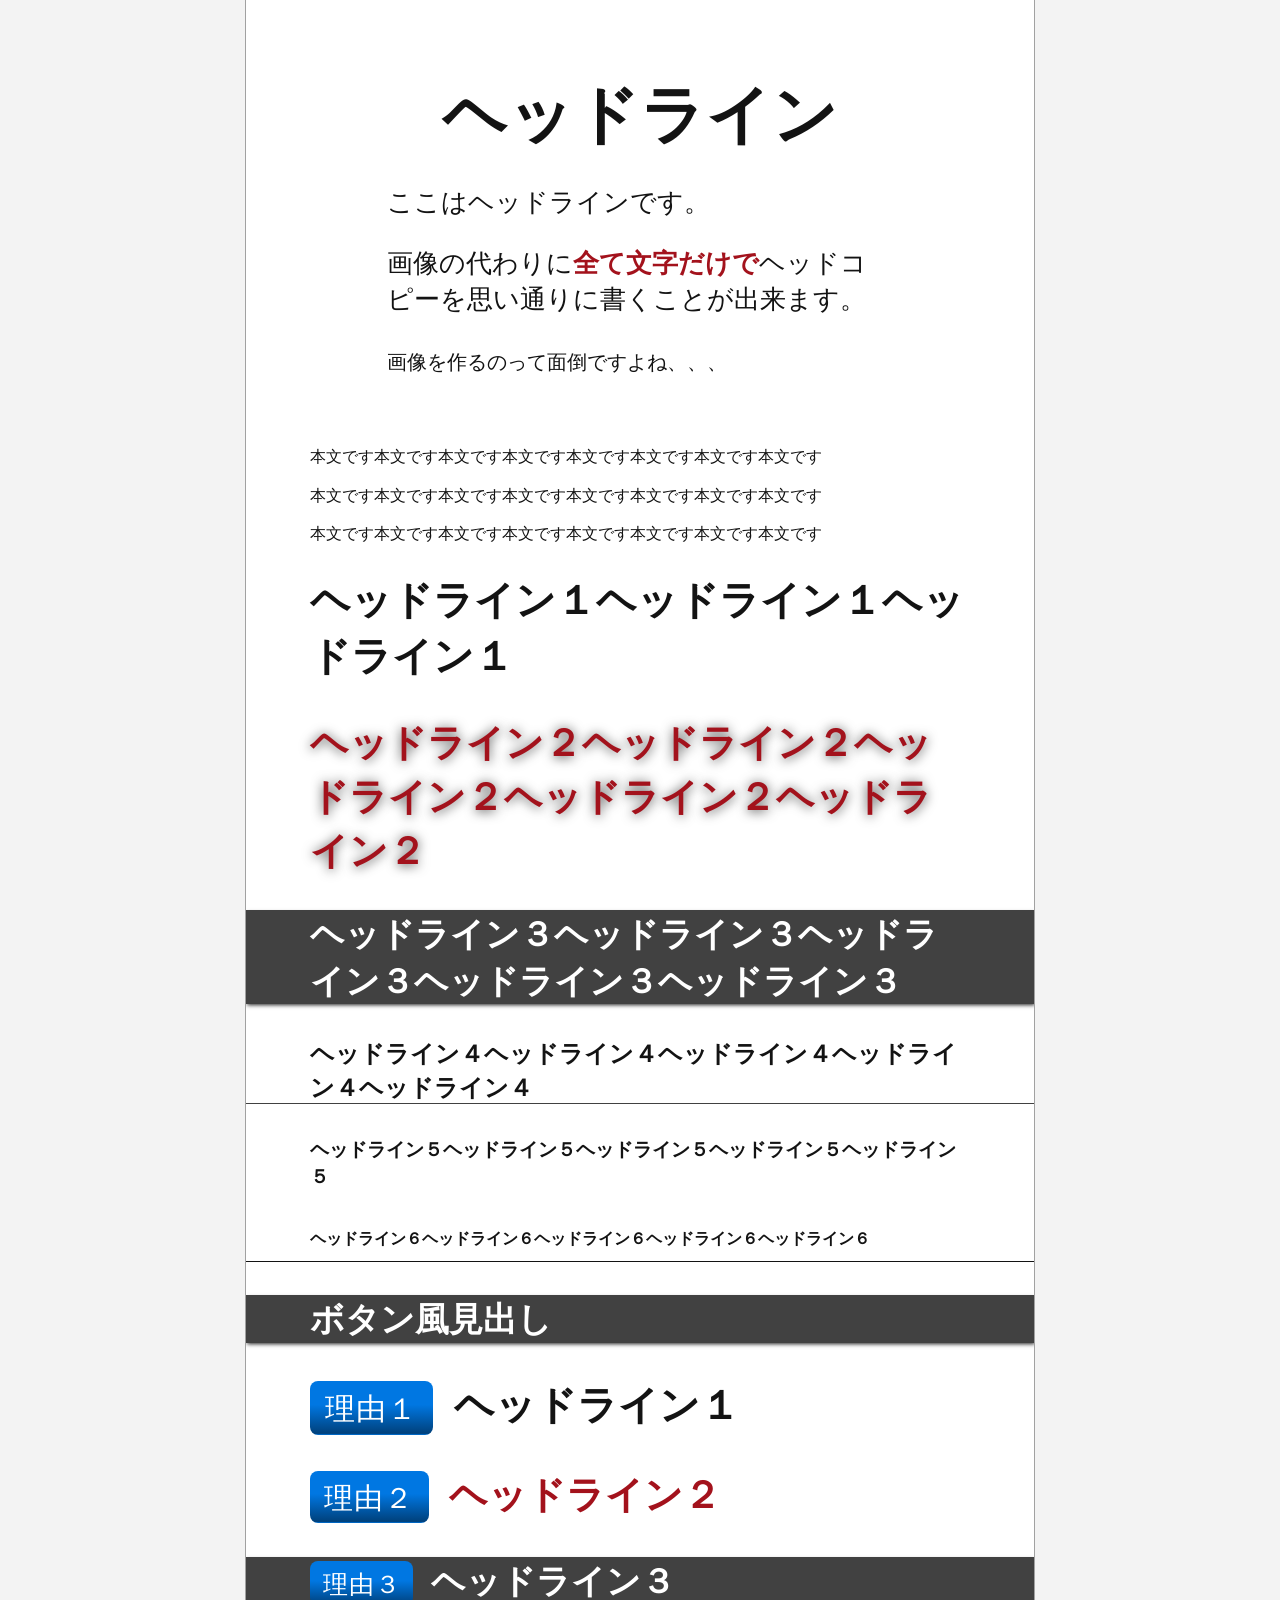
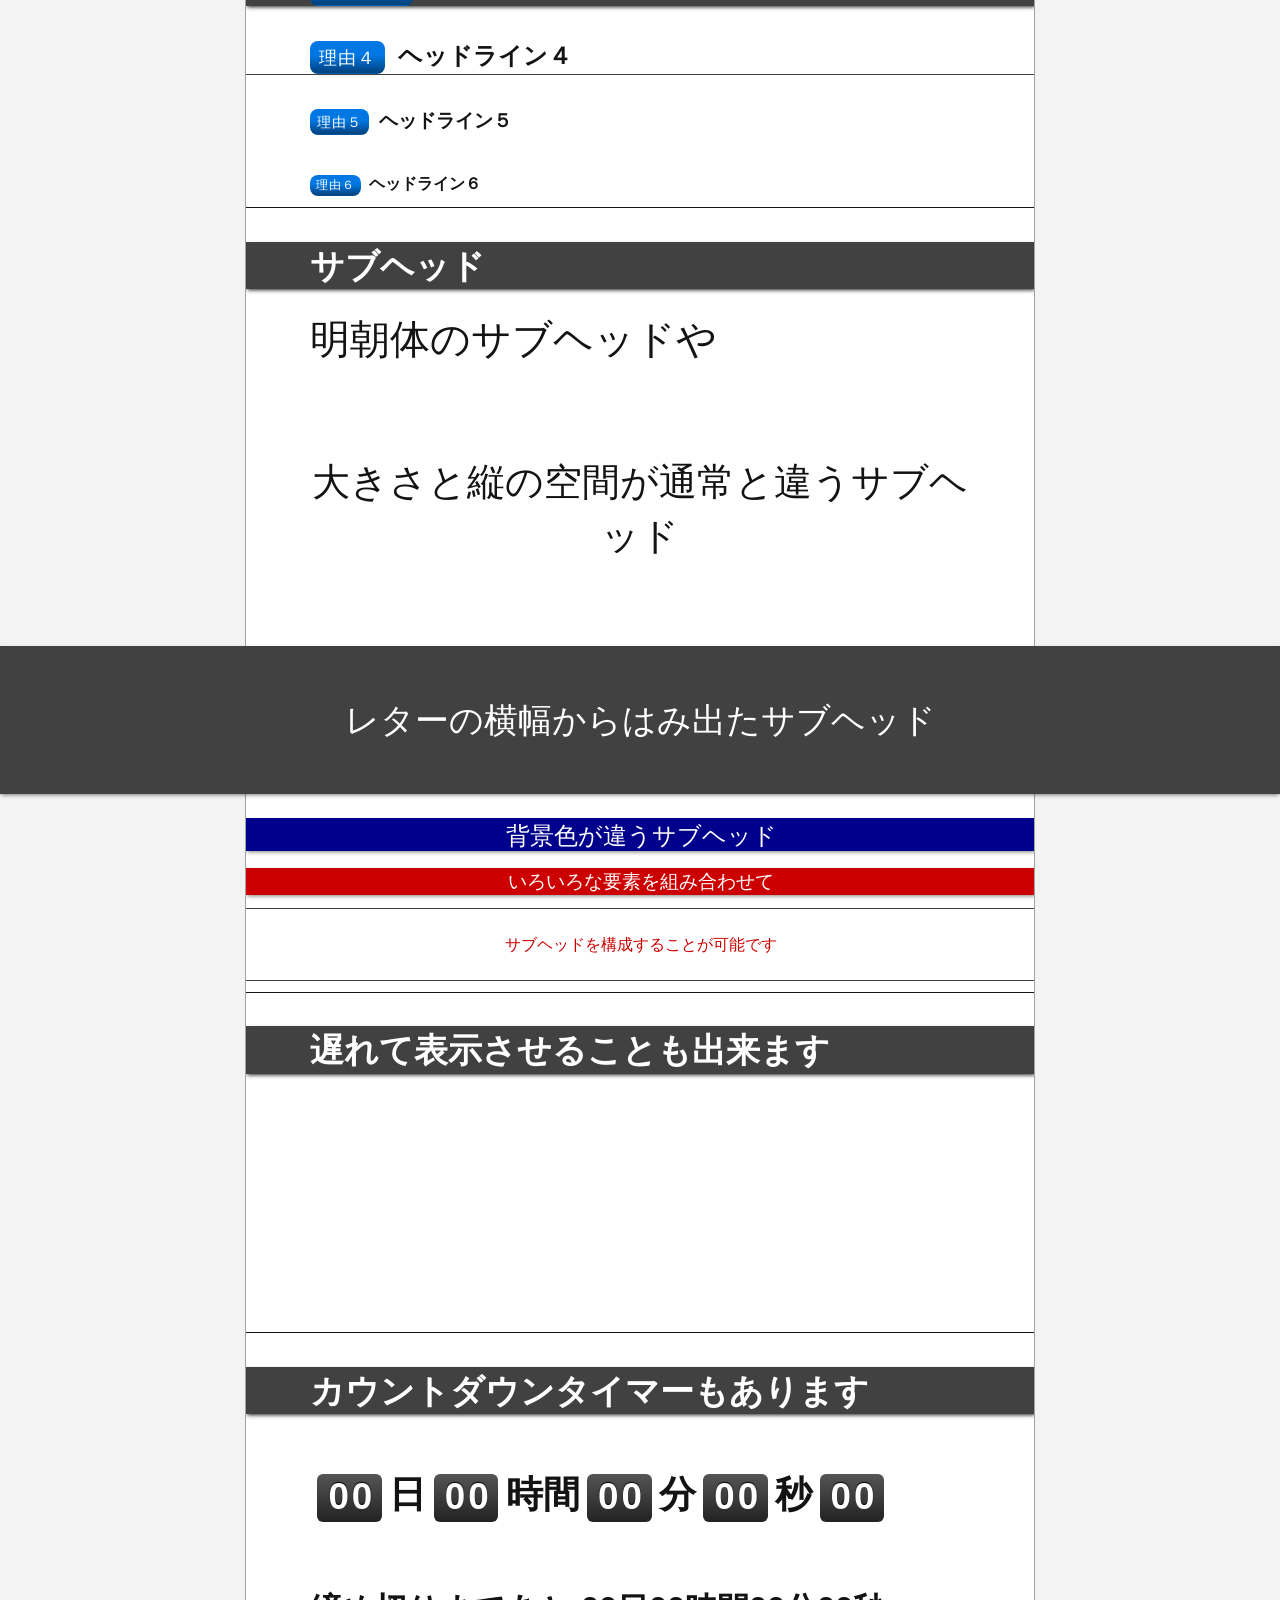
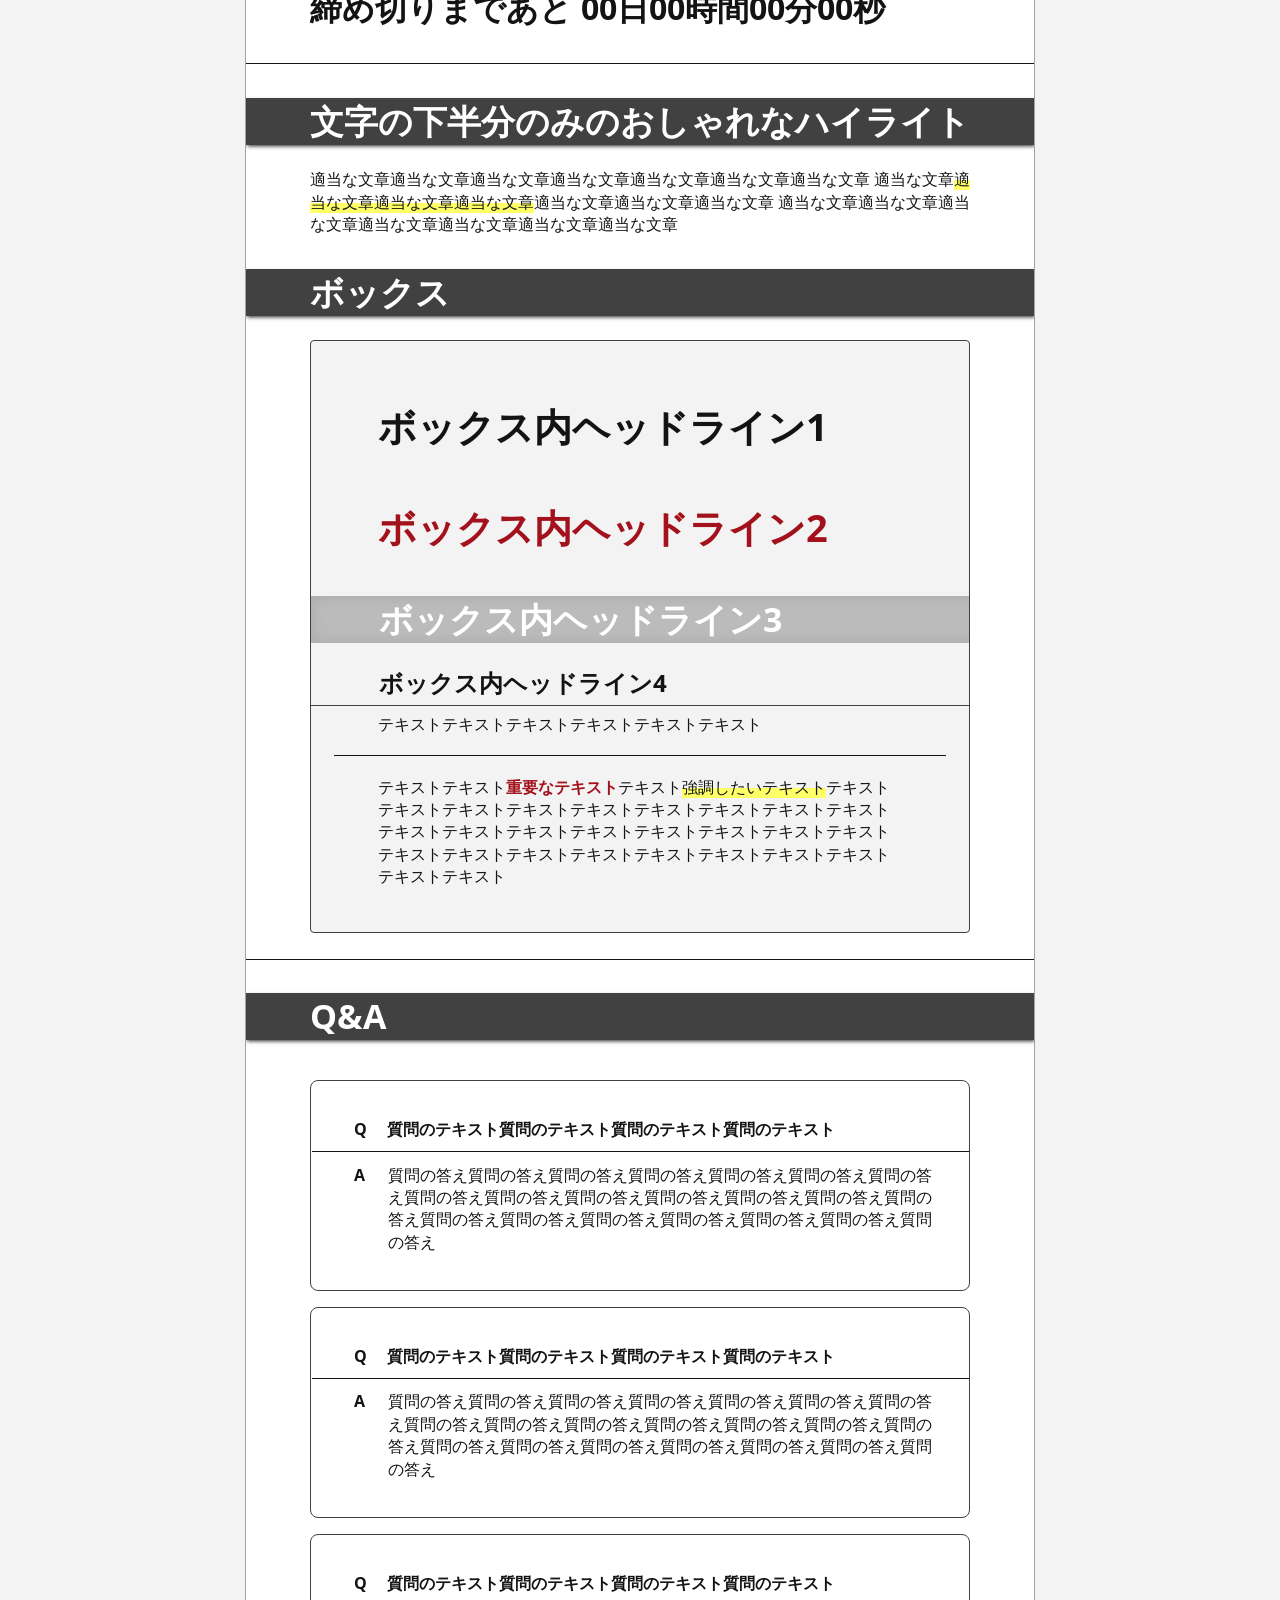
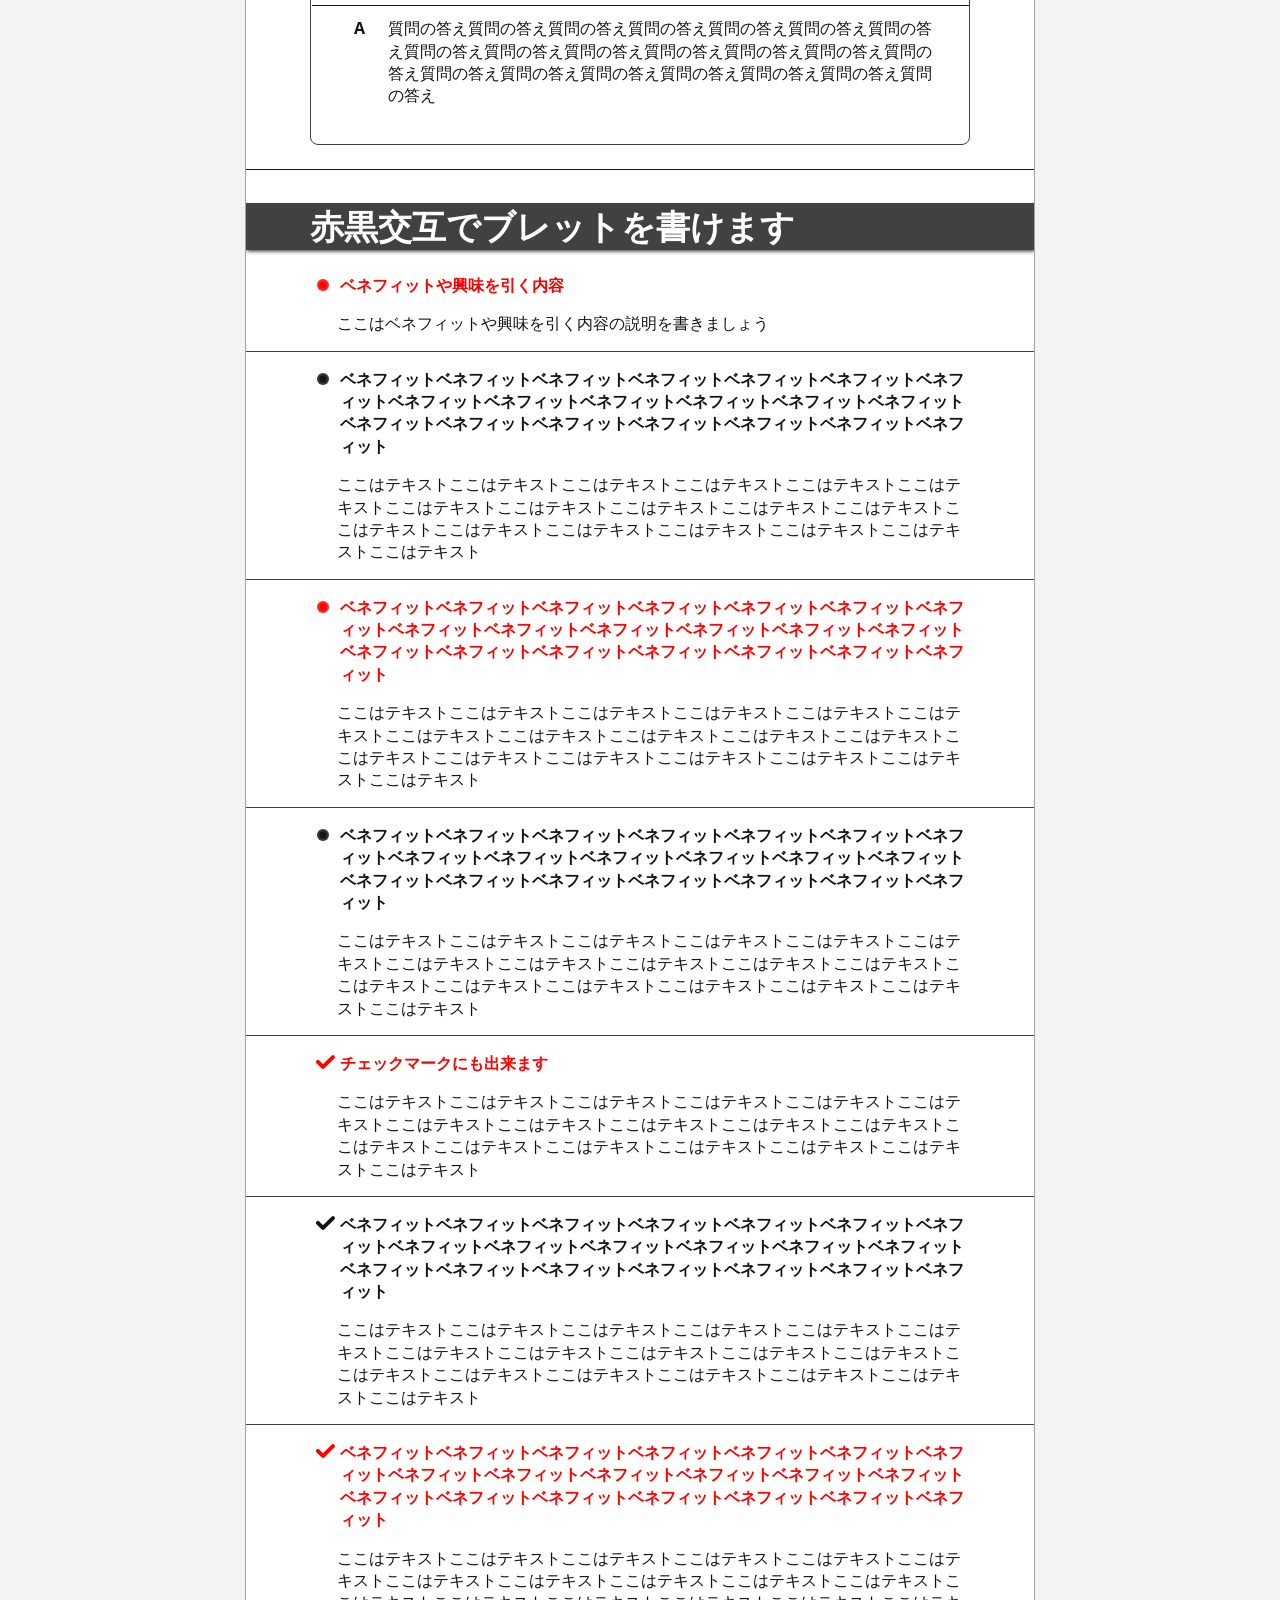
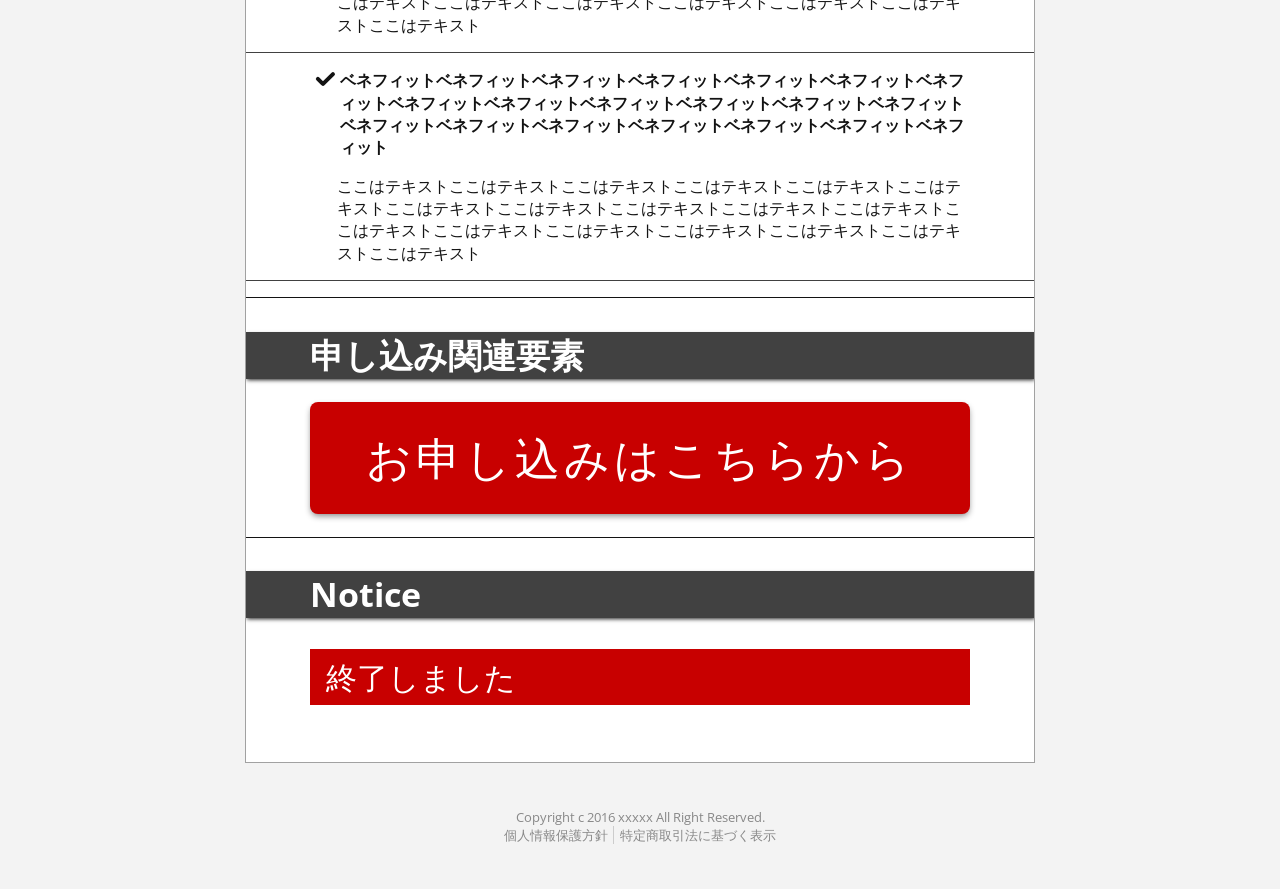
<file: 003-Kindle-Project/02_続・騙されない為の最低限の事柄/00_参考資料_ここにファイルを入れる/【インフォマスターズ】/LetterTemplate/index1.html>
<!DOCTYPE html>
<html lang="ja">
<head>
  <meta charset="UTF-8">
  <meta name="viewport" content="width=device-width, initial-scale=1.0">
  <title>HTML Template</title>
  <link rel="stylesheet" href="https://fonts.googleapis.com/css?family=Open+Sans:400,400italic,600,600italic,700,700italic">
  <!-- 旧 - 明朝体で使用 -->
  <!-- <link rel="stylesheet" href="https://fonts.googleapis.com/css?family=Roboto+Slab:400,100,300,700"> -->
  <link rel="stylesheet" href="styles/venders/normalize.css">
  <link rel="stylesheet" href="styles/index.css">
  <link rel="stylesheet" href="styles/animate.css">
  <!--[if gte IE 9]<style>.gradient { filter: none; }</style><![endif]-->
</head>
<body class="frame sans-serif">

  <!--
    ▼ボディー（ボーダーかシャドウどちらかを指定）▼
      - ボーダー (.body-border)
      - シャドウ (.body-shadow)
      - ゴシック体 (.sans-serif)

  -->
  <div class="body body-border width-790">

    <!-- ▼画像替わりテキスト▼ -->
    <header class="header center">
      <h1 class="c">ヘッドライン</h1>
      <p>ここはヘッドラインです。</p>
      <p>画像の代わりに<strong>全て文字だけで</strong>ヘッドコピーを思い通りに書くことが出来ます。<p>
      <p><small>画像を作るのって面倒ですよね、、、</small></p>
    </header>
    <!-- ▲画像替わりテキスト▲ -->

    <div class="wrapper">

      <p>本文です本文です本文です本文です本文です本文です本文です本文です</p>
      <p>本文です本文です本文です本文です本文です本文です本文です本文です</p>
      <p>本文です本文です本文です本文です本文です本文です本文です本文です</p>

      <!-- ▼ヘッダー▼ -->
      <h1>ヘッドライン１ヘッドライン１ヘッドライン１</h1>
      <h2 class="text-shadow">ヘッドライン２ヘッドライン２ヘッドライン２ヘッドライン２ヘッドライン２</h2>
      <h3>ヘッドライン３ヘッドライン３ヘッドライン３ヘッドライン３ヘッドライン３</h3>
      <h4>ヘッドライン４ヘッドライン４ヘッドライン４ヘッドライン４ヘッドライン４</h4>
      <h5>ヘッドライン５ヘッドライン５ヘッドライン５ヘッドライン５ヘッドライン５</h5>
      <h6>ヘッドライン６ヘッドライン６ヘッドライン６ヘッドライン６ヘッドライン６</h6>
      <!-- ▲ノーマルヘッダここまで▲ -->

      <hr>

      <h3>ボタン風見出し<h3>

      <!-- ▼ボタン風装飾付きヘッダー▼ -->
      <h1><span class="hl-label">理由１</span>ヘッドライン１</h1>
      <h2><span class="hl-label">理由２</span>ヘッドライン２</h2>
      <h3><span class="hl-label">理由３</span>ヘッドライン３</h3>
      <h4><span class="hl-label">理由４</span>ヘッドライン４</h4>
      <h5><span class="hl-label">理由５</span>ヘッドライン５</h5>
      <h6><span class="hl-label">理由６</span>ヘッドライン６</h6>
      <!-- ▲ボタン風装飾付きヘッダーここまで▲ -->

      <hr>

      <h3>サブヘッド</h3>

      <!--
        ▼サブヘッダー▼
          - 明朝体 (.serif)
          - ゴシック体 (.sans-serif)
          - フォントサイズ (.fs-h1 .fs-h2 .fs-h3 .fs-h4 .fs-h5 .fs-h6)
          - 行揃え (.l .c .r)
          - カラー (.red)
          - 幅100％ (.bg-w)
          - 背景色 (.bg414141 .bgc00 .bg00008c)
          - ボーダー (.border)
          - 空白 (.margin)
      -->
      <div class="sub l serif">明朝体のサブヘッドや</div>
      <div class="sub fs-h2 margin">大きさと縦の空間が通常と違うサブヘッド</div>
      <div class="sub fs-h3 margin bg414141 bg-w">レターの横幅からはみ出たサブヘッド</div>
      <div class="sub fs-h4 bg00008c">背景色が違うサブヘッド</div>
      <div class="sub fs-h5 bgc00">いろいろな要素を組み合わせて</div>
      <div class="sub fs-h6 red margin border">サブヘッドを構成することが可能です</div>
      <!-- ▲サブヘッダーここまで▲ -->

      <hr>

      <h3>遅れて表示させることも出来ます</h3>

      <!-- ▼Lazy▼
            - (.lazy)
      -->
      <div class="lazy sub">遅れて表示されるテキスト</div>
      <div class="lazy sub fs-h2">遅れて表示されるテキスト</div>
      <div class="lazy sub fs-h3">遅れて表示されるテキスト</div>
      <!-- ▲Lazyここま▲ -->

      <hr>

      <h3>カウントダウンタイマーもあります</h3>
      <!-- ▼タイマー▼
        大きいタイマー (.timer-lg)
        小さいタイマー (.timer-sm)
        ミリ秒なし (.timer-without-millisec)
        タイマーの前に表示するテキスト (data-pretext="前に表示するテキスト")
      -->
      <div class="timer timer-lg" data-deadline="2016/4/18 05:00:00"></div>
      <!-- <div class="timer timer-lg timer-without-millisec"></div> -->
      <!-- <div class="timer"></div> -->
      <!-- <div class="timer timer-without-millisec"></div> -->
      <!-- <div class="timer timer-without-millisec"></div> -->
      <div class="timer timer-without-millisec" data-deadline="2015/12/10 16:00:00" data-pretext="締め切りまであと "></div>
      <!-- <div class="timer timer-sm"></div> -->
      <!-- <div class="timer timer-sm timer-without-millisec"></div> -->
      <!-- ▲タイマーここまで▲ -->

      <hr>

      <h3>文字の下半分のみのおしゃれなハイライト</h3>
      <!-- ▼ハイライト▼
        <em>強調したいテキスト</em>
      -->
      <p>適当な文章適当な文章適当な文章適当な文章適当な文章適当な文章適当な文章
      適当な文章<em>適当な文章適当な文章適当な文章</em>適当な文章適当な文章適当な文章
      適当な文章適当な文章適当な文章適当な文章適当な文章適当な文章適当な文章</p>
      <!-- ▲ハイライト▲ -->

      <h3>ボックス</h3>

      <!-- ▼ボックス要素▼ -->
      <div class="box">
        <h1>ボックス内ヘッドライン1</h1>
        <h2>ボックス内ヘッドライン2</h2>
        <h3>ボックス内ヘッドライン3</h3>
        <h4>ボックス内ヘッドライン4</h4>
        <p>テキストテキストテキストテキストテキストテキスト</p>
        <hr>
        <p>テキストテキスト<strong>重要なテキスト</strong>テキスト<em>強調したいテキスト</em>テキストテキストテキストテキストテキストテキストテキストテキストテキストテキストテキストテキストテキストテキストテキストテキストテキストテキストテキストテキストテキストテキストテキストテキストテキストテキストテキスト</p>
      </div>
      <!-- ▲ボックス要素ここまで▲ -->

      <hr>

      <h3>Q&A</h3>

      <!-- ▼Q&A▼ -->
      <div class="qa">
        <dl>
          <dt>質問のテキスト質問のテキスト質問のテキスト質問のテキスト</dt>
          <dd>質問の答え質問の答え質問の答え質問の答え質問の答え質問の答え質問の答え質問の答え質問の答え質問の答え質問の答え質問の答え質問の答え質問の答え質問の答え質問の答え質問の答え質問の答え質問の答え質問の答え質問の答え</dd>
        </dl>
        <dl>
          <dt>質問のテキスト質問のテキスト質問のテキスト質問のテキスト</dt>
          <dd>質問の答え質問の答え質問の答え質問の答え質問の答え質問の答え質問の答え質問の答え質問の答え質問の答え質問の答え質問の答え質問の答え質問の答え質問の答え質問の答え質問の答え質問の答え質問の答え質問の答え質問の答え</dd>
        </dl>
        <dl>
          <dt>質問のテキスト質問のテキスト質問のテキスト質問のテキスト</dt>
          <dd>質問の答え質問の答え質問の答え質問の答え質問の答え質問の答え質問の答え質問の答え質問の答え質問の答え質問の答え質問の答え質問の答え質問の答え質問の答え質問の答え質問の答え質問の答え質問の答え質問の答え質問の答え</dd>
        </dl>
      </div>
      <!-- ▲Q&Aここまで▲ -->

      <hr>

      <h3>赤黒交互でブレットを書けます</h3>

      <!-- ▼ブレットリスト▼ -->

      <!-- 円マークの時は、section-circle  -->
      <div class="section-list section-circle">
        <section>
          <header>ベネフィットや興味を引く内容</header>
          <p>ここはベネフィットや興味を引く内容の説明を書きましょう</p>
        </section>
        <section>
          <header>ベネフィットベネフィットベネフィットベネフィットベネフィットベネフィットベネフィットベネフィットベネフィットベネフィットベネフィットベネフィットベネフィットベネフィットベネフィットベネフィットベネフィットベネフィットベネフィットベネフィット</header>
          <p>ここはテキストここはテキストここはテキストここはテキストここはテキストここはテキストここはテキストここはテキストここはテキストここはテキストここはテキストここはテキストここはテキストここはテキストここはテキストここはテキストここはテキストここはテキスト</p>
        </section>
        <section>
          <header>ベネフィットベネフィットベネフィットベネフィットベネフィットベネフィットベネフィットベネフィットベネフィットベネフィットベネフィットベネフィットベネフィットベネフィットベネフィットベネフィットベネフィットベネフィットベネフィットベネフィット</header>          <p>ここはテキストここはテキストここはテキストここはテキストここはテキストここはテキストここはテキストここはテキストここはテキストここはテキストここはテキストここはテキストここはテキストここはテキストここはテキストここはテキストここはテキストここはテキスト</p>
        </section>
        <section>
          <header>ベネフィットベネフィットベネフィットベネフィットベネフィットベネフィットベネフィットベネフィットベネフィットベネフィットベネフィットベネフィットベネフィットベネフィットベネフィットベネフィットベネフィットベネフィットベネフィットベネフィット</header>          <p>ここはテキストここはテキストここはテキストここはテキストここはテキストここはテキストここはテキストここはテキストここはテキストここはテキストここはテキストここはテキストここはテキストここはテキストここはテキストここはテキストここはテキストここはテキスト</p>
        </section>
      </div>

      <!-- チェックマークの時は、section-circle  -->
      <div class="section-list section-check">
        <section>
          <header>チェックマークにも出来ます</header>
          <p>ここはテキストここはテキストここはテキストここはテキストここはテキストここはテキストここはテキストここはテキストここはテキストここはテキストここはテキストここはテキストここはテキストここはテキストここはテキストここはテキストここはテキストここはテキスト</p>
        </section>
        <section>
          <header>ベネフィットベネフィットベネフィットベネフィットベネフィットベネフィットベネフィットベネフィットベネフィットベネフィットベネフィットベネフィットベネフィットベネフィットベネフィットベネフィットベネフィットベネフィットベネフィットベネフィット</header>          <p>ここはテキストここはテキストここはテキストここはテキストここはテキストここはテキストここはテキストここはテキストここはテキストここはテキストここはテキストここはテキストここはテキストここはテキストここはテキストここはテキストここはテキストここはテキスト</p>
        </section>
        <section>
          <header>ベネフィットベネフィットベネフィットベネフィットベネフィットベネフィットベネフィットベネフィットベネフィットベネフィットベネフィットベネフィットベネフィットベネフィットベネフィットベネフィットベネフィットベネフィットベネフィットベネフィット</header>          <p>ここはテキストここはテキストここはテキストここはテキストここはテキストここはテキストここはテキストここはテキストここはテキストここはテキストここはテキストここはテキストここはテキストここはテキストここはテキストここはテキストここはテキストここはテキスト</p>
        </section>
        <section>
          <header>ベネフィットベネフィットベネフィットベネフィットベネフィットベネフィットベネフィットベネフィットベネフィットベネフィットベネフィットベネフィットベネフィットベネフィットベネフィットベネフィットベネフィットベネフィットベネフィットベネフィット</header>          <p>ここはテキストここはテキストここはテキストここはテキストここはテキストここはテキストここはテキストここはテキストここはテキストここはテキストここはテキストここはテキストここはテキストここはテキストここはテキストここはテキストここはテキストここはテキスト</p>
        </section>
      </div>
      <!-- ▲ブレットリストここまで▲ -->

      <hr>

      <h3>申し込み関連要素</h3>

      <!-- ▼申し込みボタン▼ -->
      <div class="subscribe-btn bound-animate">
        <a href="#">お申し込みはこちらから</a>
      </div>
      <!-- ▲申し込みボタンここまで▲ -->


      <hr>

      <h3>Notice</h3>

      <!-- ▼ノーティス▼ -->
      <div class="notice center">終了しました</div>
      <!-- ▲ノーティスここまで▲ -->


    </div> <!-- .wrapper -->
  </div> <!-- .body -->

  <footer class="footer">
    <span>Copyright c 2016 xxxxx All Right Reserved.</span><br>
    <span class="footer-link">
      <a href="#">個人情報保護方針</a>
      <a href="#" class="border-left">特定商取引法に基づく表示</a>
    </span>
  </footer>

  <script src="scripts/moment.js"></script>
  <script src="scripts/index.js"></script>
</body> <!-- .frame -->
</html>
</file>
<file: 004-AI-Engine-Prototype/style.css>
:root {
    --bg-deep: #0a0c10;
    --bg-surface: #161b22;
    --bg-glass: rgba(255, 255, 255, 0.05);
    --accent-primary: #58a6ff;
    --accent-gold: #d4af37;
    --line-bg: #abc3d2;
    --line-user: #85e249;
    --line-angie: #ffffff;
    --text-main: #c9d1d9;
    --text-dim: #8b949e;
    --border: #30363d;
    --transition: all 0.3s ease;
}

* {
    margin: 0;
    padding: 0;
    box-sizing: border-box;
    font-family: 'Inter', -apple-system, BlinkMacSystemFont, 'Segoe UI', Roboto, sans-serif;
}

body {
    background-color: var(--bg-deep);
    color: var(--text-main);
    height: 100vh;
    display: flex;
    overflow: hidden;
}

/* Layout */
.app-container {
    display: flex;
    width: 100%;
    height: 100%;
}

/* Sidebar */
.sidebar {
    width: 260px;
    background-color: var(--bg-surface);
    border-right: 1px solid var(--border);
    display: flex;
    flex-direction: column;
    padding: 20px;
}

.logo {
    font-size: 1.2rem;
    font-weight: bold;
    color: var(--accent-primary);
    margin-bottom: 40px;
    display: flex;
    align-items: center;
    gap: 10px;
}

.logo i { font-size: 1.5rem; }

.nav-group {
    flex-grow: 1;
}

.nav-item {
    padding: 12px 15px;
    border-radius: 8px;
    cursor: pointer;
    margin-bottom: 5px;
    color: var(--text-dim);
    transition: var(--transition);
    display: flex;
    align-items: center;
    gap: 12px;
}

.nav-item:hover, .nav-item.active {
    background-color: var(--bg-glass);
    color: var(--text-main);
}

.nav-item.active {
    border-left: 3px solid var(--accent-primary);
}

/* Main Chat Section */
.chat-section {
    flex: 1;
    display: flex;
    flex-direction: column;
    background-color: var(--bg-deep);
    border-right: 1px solid var(--border);
}

.section-header {
    padding: 20px 30px;
    border-bottom: 1px solid var(--border);
    display: flex;
    justify-content: space-between;
    align-items: center;
}

.chat-messages {
    flex: 1;
    overflow-y: auto;
    padding: 30px;
    display: flex;
    flex-direction: column;
    gap: 25px;
    background-color: var(--line-bg);
}

.message-wrapper {
    display: flex;
    gap: 12px;
    max-width: 85%;
    animation: fadeIn 0.4s ease;
}

.message-wrapper.user {
    align-self: flex-end;
    flex-direction: row-reverse;
}

.avatar {
    width: 40px;
    height: 40px;
    border-radius: 50%;
    background-color: rgba(0,0,0,0.1);
    flex-shrink: 0;
    display: flex;
    align-items: center;
    justify-content: center;
    overflow: hidden;
    color: #333;
}

.avatar i { font-size: 1.2rem; }

.message {
    padding: 12px 18px;
    border-radius: 18px;
    line-height: 1.6;
    position: relative;
    font-size: 0.95rem;
    color: #000;
}

.message.user {
    background-color: var(--line-user);
    border-top-right-radius: 4px;
}

.message.angie {
    background-color: var(--line-angie);
    border-top-left-radius: 4px;
}

.message-time {
    font-size: 0.7rem;
    color: #555;
    align-self: flex-end;
    margin: 0 5px 2px;
}

.chat-input-area {
    padding: 20px 30px 30px;
}

.input-container {
    background-color: var(--bg-surface);
    border: 1px solid var(--border);
    border-radius: 12px;
    display: flex;
    align-items: flex-end;
    padding: 10px 15px;
    gap: 10px;
}

textarea {
    flex: 1;
    background: none;
    border: none;
    color: var(--text-main);
    resize: none;
    padding: 10px;
    max-height: 200px;
    font-size: 1rem;
}

textarea:focus { outline: none; }

.send-btn {
    background-color: var(--accent-primary);
    color: white;
    border: none;
    width: 40px;
    height: 40px;
    border-radius: 8px;
    cursor: pointer;
    transition: var(--transition);
}

.send-btn:hover {
    filter: brightness(1.2);
    transform: scale(1.05);
}

/* Manuscript Canvas (Right Panel) */
.canvas-section {
    width: 450px;
    background-color: var(--bg-surface);
    display: flex;
    flex-direction: column;
}

.canvas-content {
    flex: 1;
    overflow-y: auto;
    padding: 30px;
}

.manuscript-card {
    background: var(--bg-glass);
    border: 1px solid var(--border);
    border-radius: 15px;
    padding: 25px;
    margin-bottom: 20px;
}

.chapter-item {
    padding: 15px;
    border-bottom: 1px solid var(--border);
    cursor: pointer;
    transition: var(--transition);
}

.chapter-item:hover {
    background: rgba(88, 166, 255, 0.05);
}

.chapter-number {
    color: var(--accent-gold);
    font-size: 0.8rem;
    font-weight: bold;
    text-transform: uppercase;
    margin-bottom: 5px;
    display: block;
}

.crystallize-btn {
    margin: 20px 30px;
    padding: 15px;
    background: linear-gradient(135deg, #d4af37, #f1c40f);
    color: #000;
    border: none;
    border-radius: 10px;
    font-weight: bold;
    cursor: pointer;
    display: flex;
    align-items: center;
    justify-content: center;
    gap: 10px;
    box-shadow: 0 4px 15px rgba(212, 175, 55, 0.3);
    transition: var(--transition);
}

.crystallize-btn:hover {
    transform: translateY(-2px);
    box-shadow: 0 6px 20px rgba(212, 175, 55, 0.4);
}

/* Scrollbar Customization */
::-webkit-scrollbar { width: 6px; }
::-webkit-scrollbar-track { background: var(--bg-deep); }
::-webkit-scrollbar-thumb { background: var(--border); border-radius: 3px; }
::-webkit-scrollbar-thumb:hover { background: var(--text-dim); }
</file>
<file: 003-Kindle-Project/02_続・騙されない為の最低限の事柄/00_参考資料_ここにファイルを入れる/【インフォマスターズ】/LetterTemplate/styles/index.css>
/*
 * スマホとタブレット時のフォントサイズ
 */
.body {
    font-family: "ヒラギノ明朝 ProN W6", "HiraMinProN-W6", "HG明朝E", "ＭＳ Ｐ明朝", "MS PMincho", "MS 明朝", serif;

    /*** メイリオ表示を確認したい時 ***/
    /*font-family: "Open Sans" , "Helvetica Neue" , Helvetica , Arial , Verdana , Roboto, "Meiryo UI" , "メイリオ" , Meiryo , "ＭＳ Ｐゴシック" , "MS PGothic" , sans-serif;*/

    /*** MSPゴシック表示を確認したい時 ***/
    /*font-family: "Open Sans" , "Helvetica Neue" , Helvetica , Arial , Verdana , Roboto, "ＭＳ Ｐゴシック" , "MS PGothic" , sans-serif;*/

    -webkit-box-sizing: border-box;
    -moz-box-sizing: border-box;
    box-sizing: border-box;
    width: 100%;
    margin: 0 auto 1.6em;
    padding: 0;
    line-height: 1.4;
    color: #131313;
}

/*
 * デスクトップ時のフォントサイズ
 * こちらの方が優先的に設定されます。
 */
@media screen and (min-width: 960px) {
    .body {
        font-size: 16px;
    }
}
.wrapper {
    overflow: hidden;
    margin-bottom: 1.6em;
    padding: 0;
}
.wrapper .wrapper {
    margin-top: 1.6em;
    padding-top: 1.6em;
}
.frame {
    background: #f3f3f3;
}
.frame .body {
    background: #fff;
}
.frame .body.body-border {
    border: solid #a1a1a1;
    border-width: 0 1px 1px;
}
.frame .body.body-shadow {
    margin-top: 4em;
    margin-bottom: 3em;
    box-shadow: .1em 0 .8em .2em #666;
}
.header {
    font-size: 1.3em;
    padding: 1em 1.6em;
}
.header h1 {
    margin-bottom: 0;
}

/* h*タグデフォルト */
h1 {
    font-size: 2.5em;
    margin-bottom: .7em;
}
h2 {
    font-size: 2.1em;
    margin-bottom: .7em;
    color: #a3121c;
}
h3 {
    font-size: 1.8em;
    margin-bottom: .7em;
    padding: 0 .5em;
    color: #fff;
    background: #414141;
    box-shadow: 0 2px 4px -1px #222;
}
h4 {
    font-size: 1.3em;
    margin-bottom: .7em;
    padding: 0 1em;
    padding: 0 .8em;
    border-bottom: 1px solid #414141;
}
h5 {
    font-size: 1.15em;
    margin-bottom: .7em;
}
h6 {
    font-size: 1em;
    margin-bottom: .7em;
}
.sub {
    font-size: 2.5em;
    margin-bottom: .7em;
    text-align: center;
}

.sans-serif * {
    font-family: Avenir, 'Open Sans', 'Helvetica Neue', Helvetica, Arial, Verdana, Roboto, '游ゴシック', 'Yu Gothic', '游ゴシック体', 'YuGothic', 'ヒラギノ角ゴ Pro W3', 'Hiragino Kaku Gothic Pro', 'Meiryo UI', 'メイリオ', Meiryo, 'ＭＳ Ｐゴシック', 'MS PGothic', sans-serif;
}

/* フォント明朝体 */
.serif {
    /* 旧 - 明朝体 */
    /*font-family: 'Roboto Slab', Garamond, 'Times New Roman', '游明朝', 'Yu Mincho', '游明朝体', 'YuMincho', 'ヒラギノ明朝 Pro W3', 'Hiragino Mincho Pro', 'HiraMinProN-W3', 'HGS明朝E', 'ＭＳ Ｐ明朝', 'MS PMincho', serif;*/
    /* 新 - 明朝体 */
    font-family: "ヒラギノ明朝 ProN W6", "HiraMinProN-W6", "HG明朝E", "ＭＳ Ｐ明朝", "MS PMincho", "MS 明朝", serif;
}

/* 行揃え */
.l {
    text-align: left;
}
.c {
    text-align: center;
}
.r {
    text-align: right;
}
/* フォントサイズ */

.fs-h1 {
    font-size: 2.5em;
}
.fs-h2 {
    font-size: 2.1em;
}
.fs-h3 {
    font-size: 1.8em;
}
.fs-h4 {
    font-size: 1.3em;
}
.fs-h5 {
    font-size: 1.15em;
}
.fs-h6 {
    font-size: 1em;
}

/* 太字 */
.bold {
    font-weight: bold;
}

/* フォントカラー */
.red {
    color: #c00;
}

/* 幅100％ */
.bg-w {
    position: absolute;
    -webkit-box-sizing: border-box;
    -moz-box-sizing: border-box;
    box-sizing: border-box;
    width: 100%!important;
}

/* 背景色 */
.bg414141 {
    padding: .3em .7em;
    color: #fff;
    background-color: #414141;
    box-shadow: 0 2px 4px -1px hsla(0, 0%, 0%, .5);
}
.bgc00 {
    padding: 0 .7em;
    color: #fff;
    background-color: #c00;
    box-shadow: 0 2px 4px -1px hsla(0, 0%, 0%, .5);
}
.bg00008c {
    padding: 0 .7em;
    color: #fff;
    background-color: #00008c;
    box-shadow: 0 2px 4px -1px hsla(0, 0%, 0%, .5);
}

/* ボーダー */
.border {
    border-top: 1px solid #414141;
    border-bottom: 1px solid #414141;
}

/* 空白 */
.margin {
    padding-top: 1.5em;
    padding-bottom: 1.5em;
}

/* 影付き文字 */
.text-shadow {
    text-shadow: 0 1px 12px #414141;
}

img {
    max-width: 100%;
}
a {
    text-decoration: none;
    color: inherit;
}
strong {
    font-weight: bold;
    color: #a3121c;
}
em {
    background: -webkit-linear-gradient(top, transparent 55%, #ff6 45%);
    background: linear-gradient(to bottom, transparent 55%, #ff6 45%);
    font-style: normal;
}
.hl-label {
    font-size: .75em;
    font-weight: normal;
    display: inline-block;
    margin-right: .7em;
    padding: .2em .5em;
    -webkit-user-select: none;
    -moz-user-select: none;
    -ms-user-select: none;
    user-select: none;
    letter-spacing: 1px;
    color: #fff;
    border-radius: 8px;
    background: #005caf;
    background: #0077e2;
    background: url([data-uri]);
    background: -moz-linear-gradient(top, #0077e2 44%, #00417c 97%, #0077e2 100%);
    background: -webkit-gradient(linear, left top, left bottom, color-stop(44%, #0077e2), color-stop(97%, #00417c), color-stop(100%, #0077e2));
    background: -webkit-linear-gradient(top, #0077e2 44%, #00417c 97%, #0077e2 100%);
    background: -o-linear-gradient(top, #0077e2 44%, #00417c 97%, #0077e2 100%);
    background: -ms-linear-gradient(top, #0077e2 44%, #00417c 97%, #0077e2 100%);
    background: linear-gradient(to bottom, #0077e2 44%, #00417c 97%, #0077e2 100%);
    filter: progid: DXImageTransform.Microsoft.gradient( startColorstr='#0077e2', endColorstr='#0077e2', GradientType=0);
    -o-user-select: none;
}
.lazy {
    -webkit-transition: .3s linear;
    transition: .37s linear;
    transform: translateY(1em);
    opacity: 0;
}
.lazy-on {
    transform: translateY(0);
    opacity: 1;
}
hr {
    height: 1px;
    border: none;
    border-bottom: 1px solid #131313;
}
.subhead,
.subhead-border {
    position: relative;
    margin: 1.44em 0;
    padding: 1.44em .55em;
    text-align: center;
    border: none;
}
.subhead-border:before,
.subhead-border:after {
    position: absolute;
    left: 0;
    display: block;
    width: 100%;
    height: 1px;
    content: '';
    border-bottom: 1px solid #131313;
}
.subhead-border:before {
    top: 0;
}
.subhead-border:after {
    bottom: 0;
}
.timer {
    font-family: 'メイリオ', Arial, Helvetica, sans-serif;
    font-size: 200%;
    font-weight: bold;
    line-height: 1.8;
    position: relative;
    margin-right: auto;
    margin-bottom: 25px;
    margin-left: auto;
    padding-top: 25px;
}
.timer-lg {
    font-size: 230%;
    display: block;
}
.timer-sm {
    font-size: 130%;
    font-weight: normal;
}
.timer-lg .timer__date,
.timer-lg .timer__hour,
.timer-lg .timer__min,
.timer-lg .timer__sec,
.timer-lg .timer__millisec {
    font-family: Arial, Helvetica, sans-serif;
    font-weight: bold;
    line-height: 1;
    display: inline-block;
    margin: 0 .2em;
    padding: .15em .18em .15em .3em;
    text-align: center;
    vertical-align: -2px;
    letter-spacing: 3px;
    color: #fff;
    border-radius: 6px;
    background: #555;
    background: -webkit-linear-gradient (top, #555 0, #222 100%);
    background: linear-gradient( to bottom, #555 0%, #222 100%);
    text-shadow: 0 -1px 1px #000;
}
.timer-without-millisec .timer__millisec {
    display: none;
}
.box {
    overflow: hidden;
    margin-bottom: 1.6em;
    padding: 1.6em;
    border: 1px solid #414141;
    border-radius: 4px;
    background: #f3f3f3;
}
.box h1,
.box h2,
.box h4,
.box p {
    padding: .2em 16px;
}
.box h1 {
    font-size: 2.4em;
}
.box h2 {
    font-size: 2em;
}
.box h3 {
    font-size: 1.6em;
    -webkit-box-sizing: border-box;
    -moz-box-sizing: border-box;
    box-sizing: border-box;
    width: calc(100% + 44px);
    margin-left: -22px;
    padding: .2em 38px;
    background: #bbb;
    box-shadow: inset 0 0 13px 1px #aaa;
}
.box h4 {
    font-size: 1.3em;
    -webkit-box-sizing: border-box;
    -moz-box-sizing: border-box;
    box-sizing: border-box;
    width: calc(100% + 44px);
    margin: 0 0 -.5em -22px;
    margin-bottom: -.5em;
    margin-left: -22px;
    padding: 0 38px .2em;
}
.body hr {
    width: 110%;
    margin-left: -5%;
}
.section-list section > header {
    font-size: 1.2 em;
    font-weight: bold;
    position: relative;
    margin-left: 30px;
}
.section-list section:nth-of-type(2n+1) > header {
    color: #f00;
}
.section-list section:nth-of-type(2n) > header:before,
.section-list section:nth-of-type(2n) > header:after {
    background: currentColor;
}
.section-list section:nth-of-type(2n+1) > header:before,
.section-list section:nth-of-type(2n+1) > header:after {
    background: #f00;
}
.section-circle section > header:before {
    position: absolute;
    top: 5px;
    left: -23px;
    display: block;
    width: 12px;
    height: 12px;
    content: '';
    -webkit-border-radius: 30px;
    -moz-border-radius: 30px;
    border-radius: 30px;
    box-shadow: 0 0 2px 2px rgba(255, 255, 255, .2) inset;
}
.section-check section > header:before,
.section-check section > header:after {
    position: absolute;
    top: 1px;
    left: -14px;
    display: block;
    width: 4px;
    height: 18px;
    content: '';
    -webkit-transform: rotate(45deg);
    -moz-transform: rotate(45deg);
    -ms-transform: rotate(45deg);
    -o-transform: rotate(45deg);
    transform: rotate(45deg);
    -webkit-border-radius: 10px;
    -moz-border-radius: 10px;
    border-radius: 10px;
}
.section-check section > header:before {
    top: 7px;
    left: -22px;
    height: 10px;
    -webkit-transform: rotate (-45deg);
    -moz-transform: rotate(-45deg);
    -ms-transform: rotate(-45deg);
    -o-transform: rotate(-45deg);
    transform: rotate(-45deg);
}
.section-list section > p {
    -webkit-box-sizing: border-box;
    -moz-box-sizing: border-box;
    box-sizing: border-box;
    width: calc(100% + 28px);
    margin: 1em 0 1em -14px;
    padding: 0 14px 1em 42px;
    border-bottom: 1px solid #414141;
}
.qa {
    overflow: hidden;
}
.qa dl {
    padding: 1.6em;
    border: 1px solid #414141;
    border-radius: 8px;
}
.qa dt {
    font-weight: bold;
    position: relative;
    -webkit-box-sizing: border-box;
    -moz-box-sizing: border-box;
    box-sizing: border-box;
    width: calc(100% + 51px);
    margin-left: -25px;
    padding: .7em 41px .7em 4.7em;
    border-bottom: 1px solid;
}
.qa dt:before {
    font-weight: bold;
    position: absolute;
    left: 42px;
    content: 'Q';
}
.qa dd {
    position: relative;
    margin-left: 0;
    padding: .7em 0 .7em 3.2em;
}
.qa dd:before {
    font-weight: bold;
    position: absolute;
    left: 1.1em;
    content: 'A';
}
.subscribe-btn {
    font-size: 2.4em;
    margin-bottom: .5em;
    text-align: center;
    letter-spacing: 4px;
    color: #fff;
    border-radius: 8px;
    background: #c80000;
    box-shadow: 0 3px 6px -1px #888;
}
.subscribe-btn a {
    display: block;
    padding: .55em .89em;
}
.notice {
    font-size: 31px;
    padding: .2em .5em;
    margin: 1em 0;
    color: #fff;
    background: #c80000;
}
.footer {
  background: #f3f3f3;
  font-size: .8em;
  padding: 1.5em 0 3.5em;
  text-align: center;
  color: #888;
}
.footer-link > a:nth-child(n+2) {
  border-left: 1px solid #ccc;
  padding-left: .5em;
  margin-left: .2em;
}
@media screen and (max-width: 414px) {
    .sub {
        font-size: 1.5em;
    }
}
@media screen and (max-width: 759px) {
  :root .frame .body.width-790 {
      border-width: 0 0 1px;
  }
  :root .body.width-790 .box,
  :root .body.width-790 .qa,
  :root .body.width-790 .wrapper > *:not(h3):not([class*='bg']):not(h4):not(.border):not(hr) {
      margin-right: 14px;
      margin-left: 14px;
  }
}
@media screen and (min-width: 760px) {
  :root .body.width-790 {
      width: 790px;
      padding: 0;
  }
  :root .body.width-790 .wrapper {
      padding: 0 4em;
  }
  :root .body.width-790 .header {
      font-size: 1.6em;
      padding: 1em 5.5em;
  }
  :root .body.width-790 h1,
  :root .body.width-790 .sub,
  :root .body.width-790 .fs-h1,
  {
      font-size: 3.2em;
  }
  :root .body.width-790 h2,
  :root .body.width-790 .fs-h2 {
      font-size: 2.4em;
  }
  :root .body.width-790 h3 {
      font-size: 2.1em;
      -webkit-box-sizing: border-box;
      -moz-box-sizing: border-box;
      box-sizing: border-box;
      width: 790px;
      margin-left: -64px;
      padding: 0 64px;
  }
  :root .body.width-790 .fs-h3 {
      font-size: 2.1em;
  }
  :root .body.width-790 h4,
  :root .body.width-790 .fs-h4 {
      font-size: 1.5em;
  }
  :root .body.width-790 h5,
  :root .body.width-790 .fs-h5 {
      font-size: 1.2em;
  }
  :root .body.width-790 h6,
  :root .body.width-790 .fs-h6 {
      font-size: 1em;
  }
  :root .body.width-790 .bg-w {
      z-index: 1;
      left: 64px;
  }
  :root .body.width-790 .box {
      padding: 1.6em 3.2em;
  }
  :root .body.width-790 .box h3,
  :root .body.width-790 .box h4,
  :root .body.width-790 .box [class*='bg'] {
      width: 855px;
      margin-left: -51px;
      padding-right: 68px;
      padding-left: 68px;
  }
  :root .body.width-790 .subscribe-btn {
      font-size: 2.8em;
  }
  :root .body.width-790 [class*='bg'],
  :root .body.width-790 .wrapper > h4,
  :root .body.width-790 .wrapper > .border,
  :root .body.width-790 .wrapper > hr {
      -webkit-box-sizing: border-box;
      -moz-box-sizing: border-box;
      box-sizing: border-box;
      width: 790px;
      margin-left: -64px;
      padding-right: 64px;
      padding-left: 64px;
  }
  :root .body.width-790 .section-list section > p {
      -webkit-box-sizing: border-box;
      -moz-box-sizing: border-box;
      box-sizing: border-box;
      width: calc(100% + 128px);
      margin-left: -64px;
      padding: 0 64px 1em 91px;
  }
}
@media screen and (max-width: 959px) {
    .frame .body:not([class*=width-]) {
        border-width: 0 0 1px;
    }
    .body:not([class*=width-]) .box,
    .body:not([class*=width-]) .qa,
    .body:not([class*=width-]) .wrapper > *:not(h3):not([class*='bg']):not(h4):not(.border):not(hr) {
        margin-right: 14px;
        margin-left: 14px;
    }
}
@media screen and (min-width: 960px) {
    .body:not([class*=width-]) {
        width: 960px;
        padding: 0;
    }
    .body:not([class*=width-]) .wrapper {
        padding: 0 4em;
    }
    .body:not([class*=width-]) .header {
        font-size: 1.6em;
        padding: 1em 5.5em;
    }
    .body:not([class*=width-]) h1,
    .body:not([class*=width-]) .sub,
    .body:not([class*=width-]) .fs-h1,
    {
        font-size: 3.2em;
    }
    .body:not([class*=width-]) h2,
    .body:not([class*=width-]) .fs-h2 {
        font-size: 2.4em;
    }
    .body:not([class*=width-]) h3 {
        font-size: 2.1em;
        -webkit-box-sizing: border-box;
        -moz-box-sizing: border-box;
        box-sizing: border-box;
        width: 960px;
        margin-left: -64px;
        padding: 0 64px;
    }
    .body:not([class*=width-]) .fs-h3 {
        font-size: 2.1em;
    }
    .body:not([class*=width-]) h4,
    .body:not([class*=width-]) .fs-h4 {
        font-size: 1.5em;
    }
    .body:not([class*=width-]) h5,
    .body:not([class*=width-]) .fs-h5 {
        font-size: 1.2em;
    }
    .body:not([class*=width-]) h6,
    .body:not([class*=width-]) .fs-h6 {
        font-size: 1em;
    }
    .body:not([class*=width-]) .bg-w {
        z-index: 1;
        left: 64px;
    }
    .body:not([class*=width-]) .box {
        padding: 1.6em 3.2em;
    }
    .body:not([class*=width-]) .box h3,
    .body:not([class*=width-]) .box h4,
    .body:not([class*=width-]) .box [class*='bg'] {
        width: 855px;
        margin-left: -51px;
        padding-right: 68px;
        padding-left: 68px;
    }
    .body:not([class*=width-]) .subscribe-btn {
        font-size: 2.8em;
    }
    .body:not([class*=width-]) [class*='bg'],
    .body:not([class*=width-]) .wrapper > h4,
    .body:not([class*=width-]) .wrapper > .border,
    .body:not([class*=width-]) .wrapper > hr {
        -webkit-box-sizing: border-box;
        -moz-box-sizing: border-box;
        box-sizing: border-box;
        width: 960px;
        margin-left: -64px;
        padding-right: 64px;
        padding-left: 64px;
    }
    .body:not([class*=width-]) .section-list section > p {
        -webkit-box-sizing: border-box;
        -moz-box-sizing: border-box;
        box-sizing: border-box;
        width: calc(100% + 128px);
        margin-left: -64px;
        padding: 0 64px 1em 91px;
    }
}
</file>
